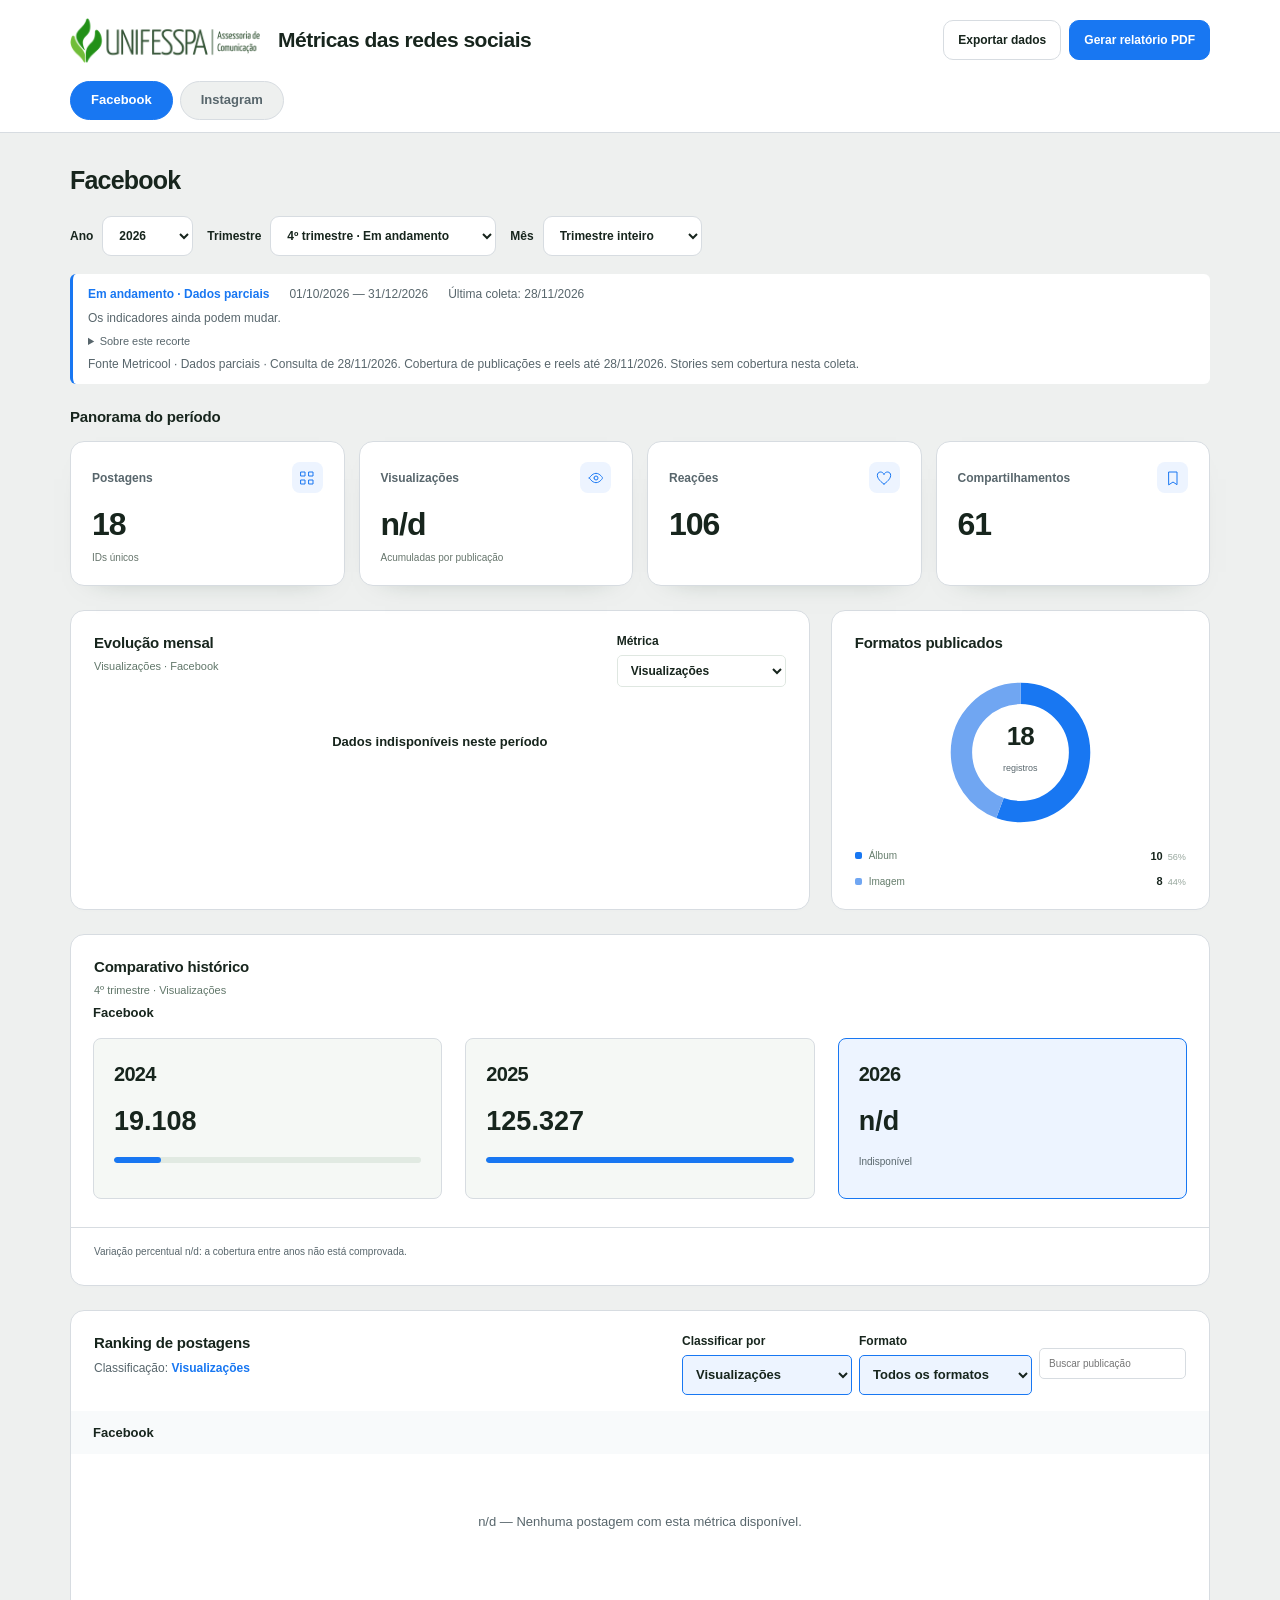
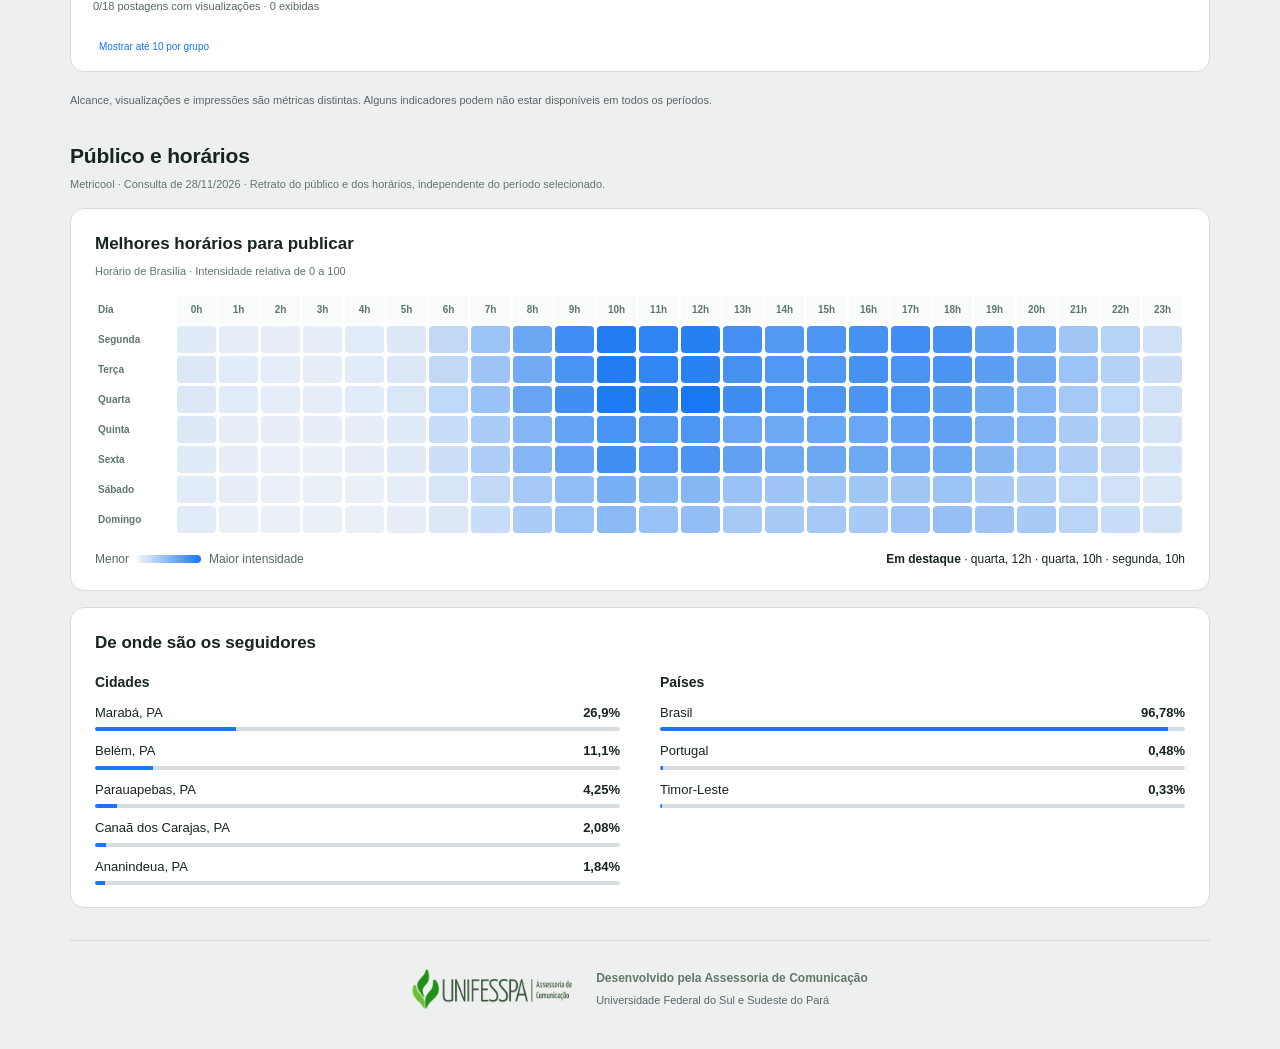
<file: index.html>
<!doctype html>
<html lang="pt-BR">
<head>
  <meta charset="utf-8">
  <meta name="viewport" content="width=device-width,initial-scale=1">
  <meta name="color-scheme" content="light">
  <meta name="description" content="Métricas históricas das redes sociais da Unifesspa, de 2024 a setembro de 2026, com dados parciais do quarto trimestre de 2026.">
  <link rel="icon" type="image/png" href="historico/assets/unifesspa.png">
  <title>Painel de métricas | ASCOM Unifesspa</title>
  <link rel="stylesheet" href="historico/style.css">
  <link rel="stylesheet" href="historico/interface/reports.css?v=margem-22mm">
  <link rel="stylesheet" href="historico/interface/usability.css?v=relatorio-anual">
  <link rel="stylesheet" href="historico/interface/audience.css?v=2">
  <script src="historico/interface/audience.js?v=3" defer></script>
  <script src="historico/interface/features.js?v=relatorio-anual" defer></script>
  <script src="historico/interface/exports.js" defer></script>
  <script src="historico/interface/app.js?v=relatorio-anual" data-data-root="../data/" data-assets-root="../assets/" defer></script>
</head>
<body>
  <a class="skip" href="#content">Pular para o painel</a>
  <header class="top">
    <div class="wrap">
      <div class="top-in">
        <div class="brand"><img src="historico/assets/unifesspa.png" alt="Unifesspa — Assessoria de Comunicação"><h1>Métricas das redes sociais</h1></div>
        <div class="header-actions"><button class="button" id="btnExport" type="button">Exportar dados</button><button class="button primary" id="btnReport" type="button">Gerar relatório PDF</button></div>
      </div>
      <div class="tabs" role="tablist" aria-label="Rede social" id="tabs"></div>
    </div>
  </header>
  <main class="wrap">
    <section class="page-heading"><h2 id="page-title">Panorama do período</h2></section>
    <section class="period-controls" aria-label="Seleção de ano e período"><label for="year-select">Ano <select id="year-select"></select></label><label for="period-select">Trimestre <select id="period-select"></select></label><label for="month-select">Mês <select id="month-select"></select></label></section>
    <section id="period-status" class="period-status" aria-label="Referência e atualização" aria-live="polite"></section>
    <div id="data-load-status" role="status"></div>
    <div id="content" role="tabpanel" tabindex="-1"><div class="loading">Preparando a base histórica…</div></div>
    <section id="audience" class="audience" aria-labelledby="audience-title" hidden></section>
    <footer class="footer institutional-footer"><img src="historico/assets/unifesspa.png" alt="Unifesspa — Assessoria de Comunicação"><div><strong>Desenvolvido pela Assessoria de Comunicação</strong><span>Universidade Federal do Sul e Sudeste do Pará</span></div></footer>
  </main>
  <dialog id="report-dialog" class="config-dialog" aria-labelledby="report-dialog-title"></dialog>
  <dialog id="export-dialog" class="config-dialog" aria-labelledby="export-dialog-title"></dialog>
  <noscript>Ative o JavaScript para explorar os dados históricos. Os documentos também estão disponíveis na pasta data.</noscript>
</body>
</html>
</file>
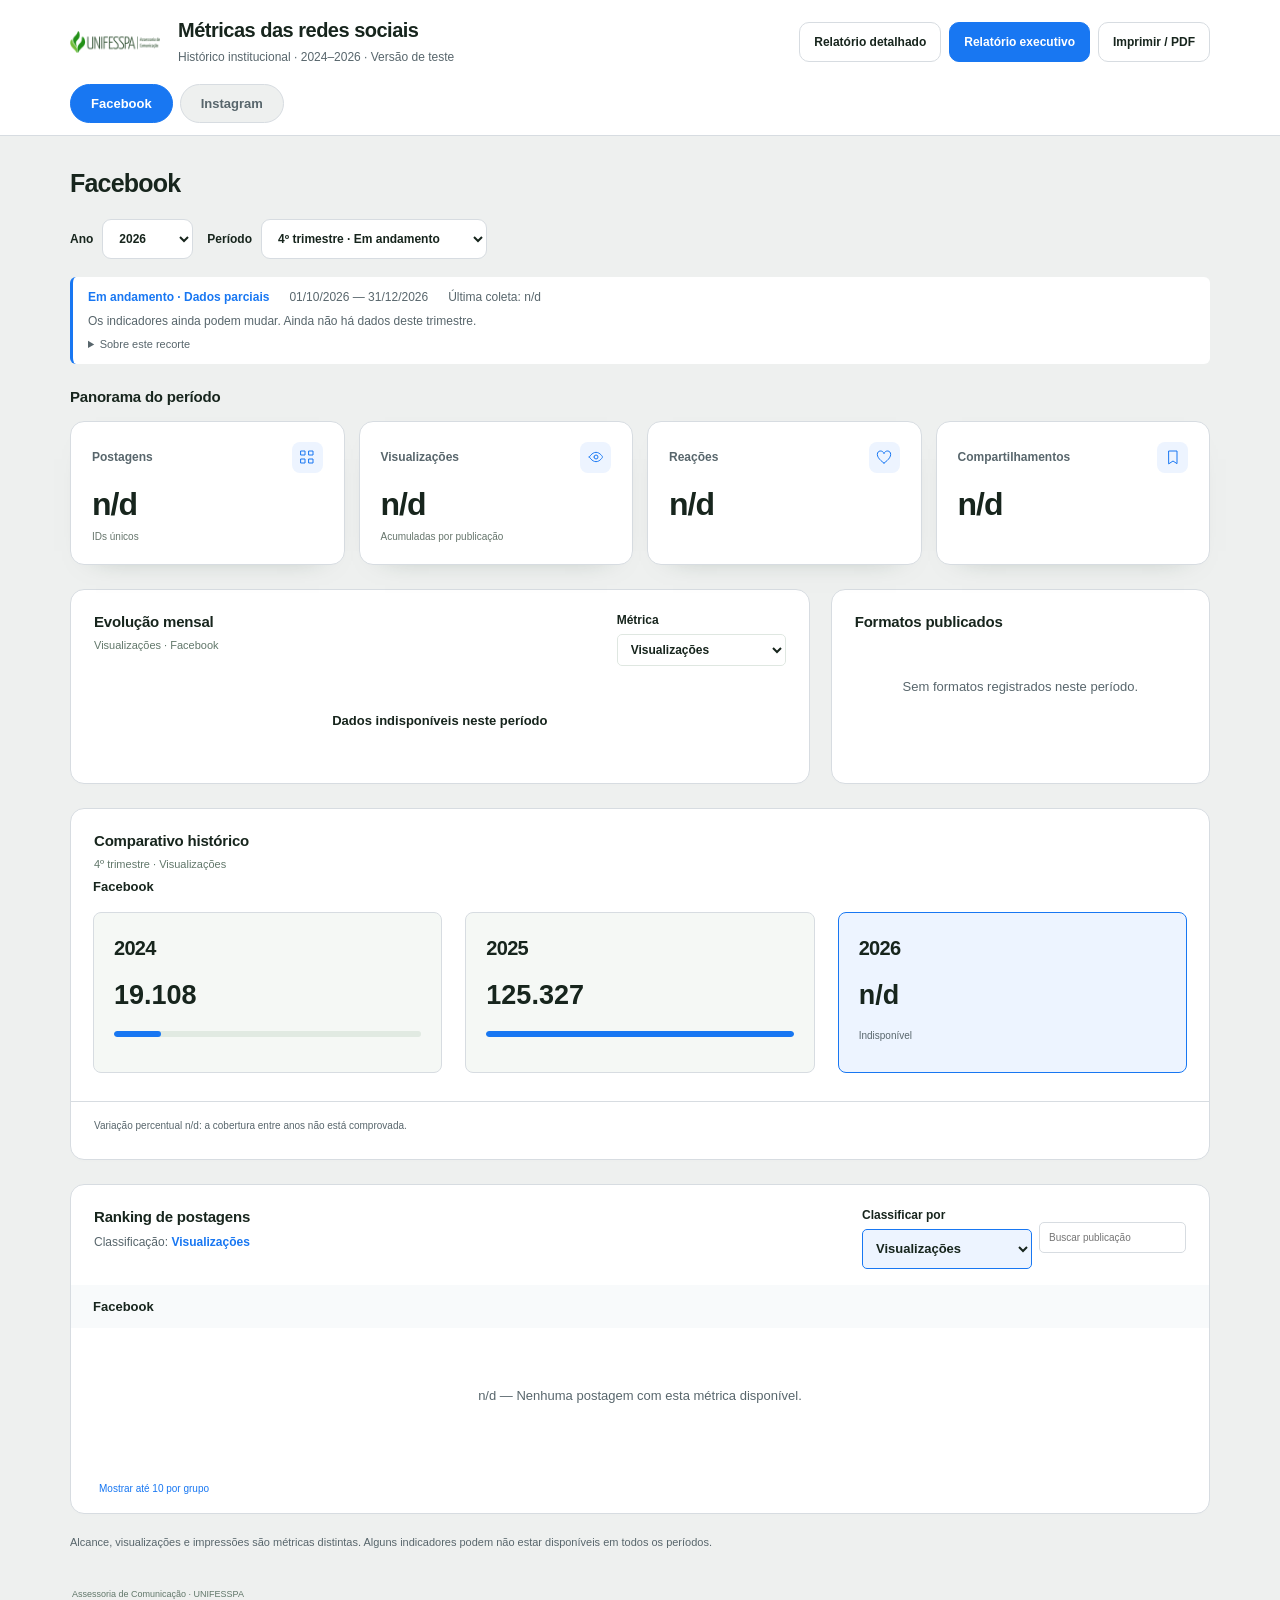
<file: historico/index.html>
<!doctype html>
<html lang="pt-BR">
<head>
  <meta charset="utf-8">
  <meta name="viewport" content="width=device-width,initial-scale=1">
  <meta name="color-scheme" content="light">
  <meta name="robots" content="noindex,nofollow">
  <title>Métricas das redes sociais · Histórico ASCOM Unifesspa</title>
  <link rel="stylesheet" href="style.css">
  <link rel="stylesheet" href="reports.css">
  <script src="app.js" defer></script>
</head>
<body>
  <a class="skip" href="#content">Pular para o painel</a>
  <header class="top">
    <div class="wrap">
      <div class="top-in">
        <div class="brand"><img src="assets/unifesspa.png" alt="Unifesspa — Assessoria de Comunicação"><div><h1>Métricas das redes sociais</h1><p>Histórico institucional · 2024–2026 · Versão de teste</p></div></div>
        <div class="header-actions"><button class="button" id="btnRel" type="button">Relatório detalhado</button><button class="button primary" id="btnExec" type="button">Relatório executivo</button><button class="button" id="btnPrint" type="button" aria-label="Imprimir a visualização atual">Imprimir / PDF</button></div>
      </div>
      <div class="tabs" role="tablist" aria-label="Rede social" id="tabs"></div>
    </div>
  </header>
  <main class="wrap">
    <section class="page-heading"><h2 id="page-title">Panorama do período</h2></section>
    <section class="period-controls" aria-label="Seleção de ano e período"><label for="year-select">Ano <select id="year-select"></select></label><label for="period-select">Período <select id="period-select"></select></label></section>
    <section id="period-status" class="period-status" aria-label="Referência e atualização" aria-live="polite"></section>
    <div id="content" role="tabpanel" tabindex="-1"><div class="loading">Preparando a base histórica…</div></div>
    <footer class="footer"><span>Assessoria de Comunicação · UNIFESSPA</span></footer>
  </main>
  <noscript>Ative o JavaScript para explorar os dados históricos. Os documentos também estão disponíveis na pasta data.</noscript>
</body>
</html>
</file>
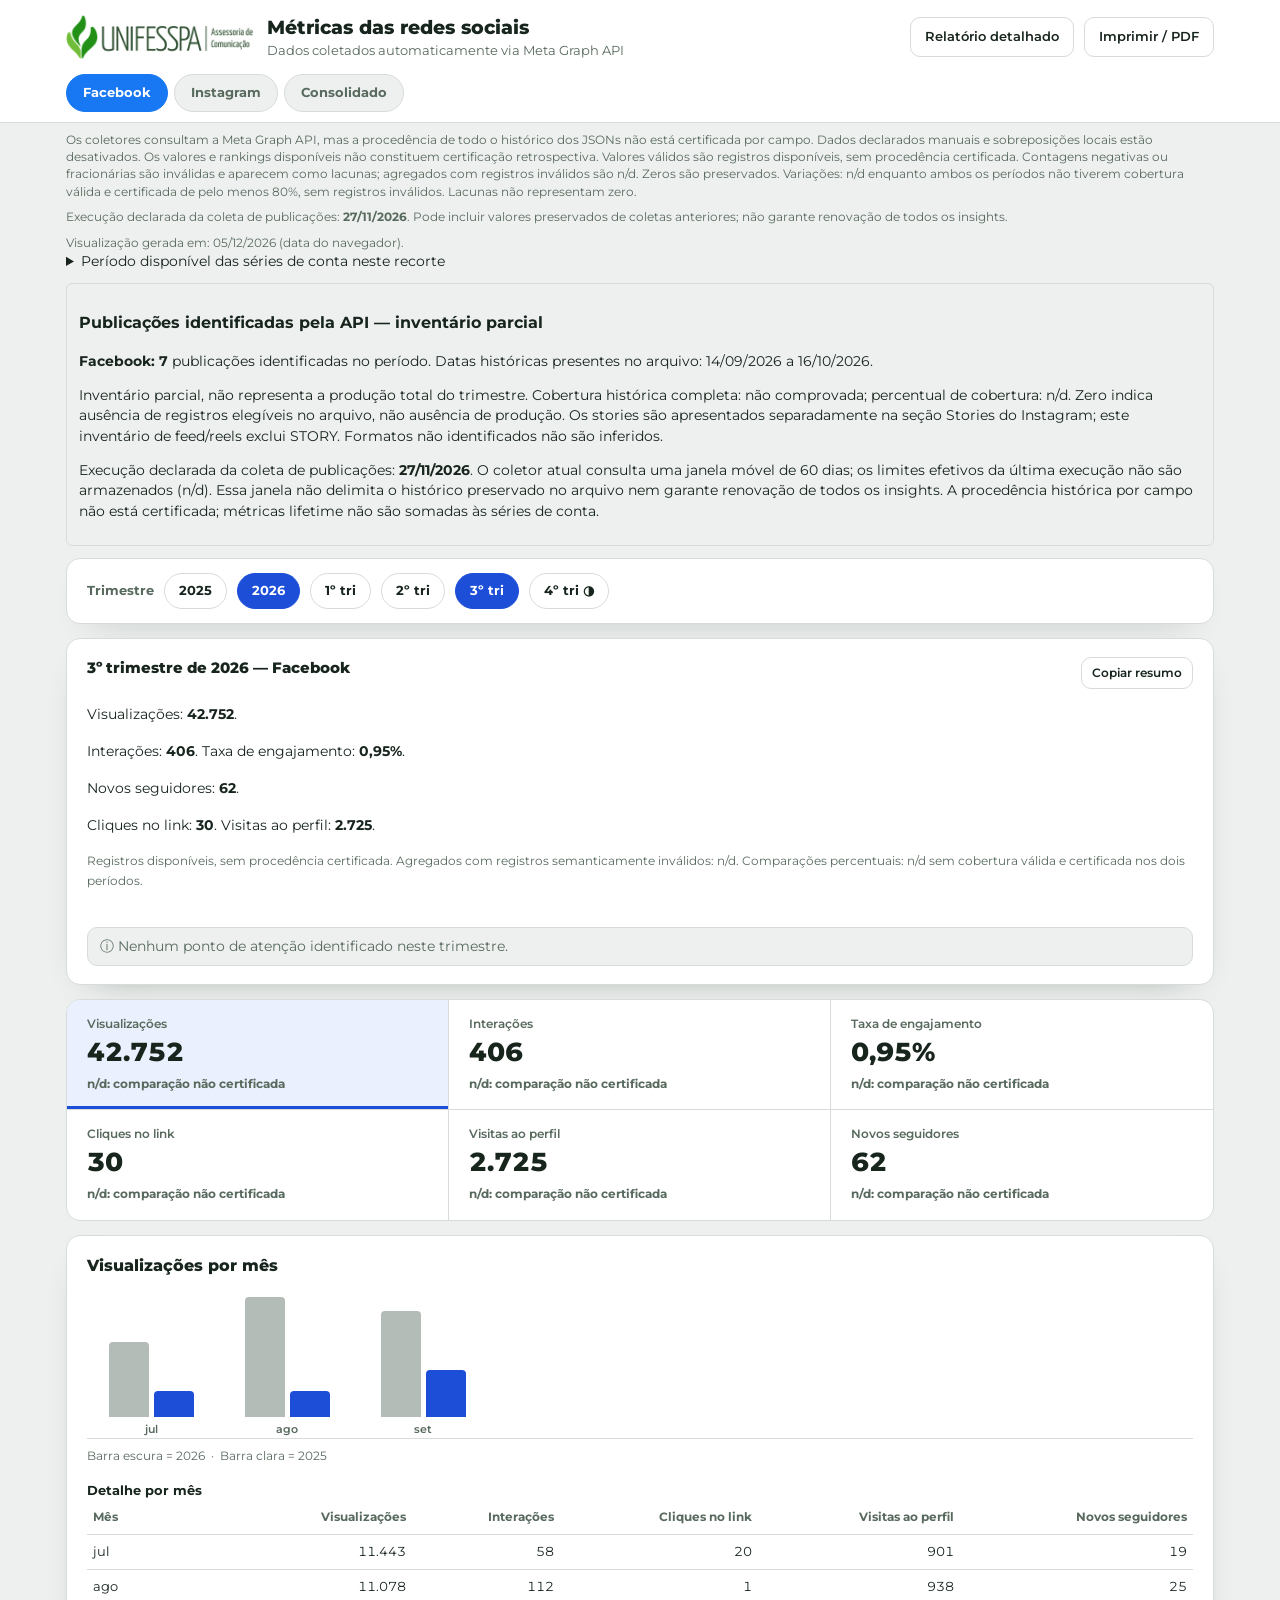
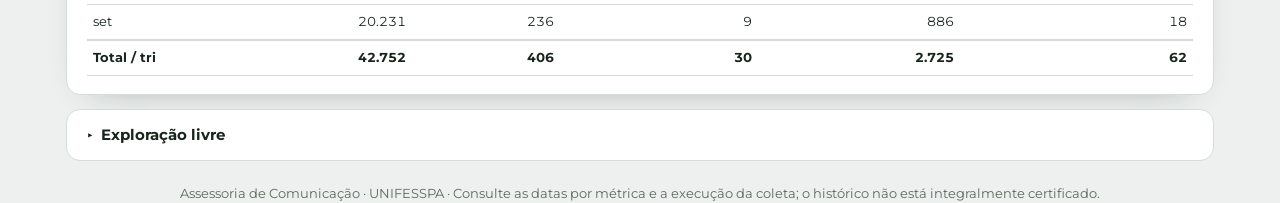
<file: painel-anterior.html>
<!DOCTYPE html>
<html lang="pt-BR">
<head>
<meta charset="utf-8">
<meta name="viewport" content="width=device-width,initial-scale=1">
<title>Métricas das redes | ASCOM UNIFESSPA</title>
<meta name="description" content="Painel público de métricas das redes sociais da UNIFESSPA: visualizações, alcance, interações e seguidores do Facebook e do Instagram, com comparativo anual e relatório trimestral.">
<meta name="color-scheme" content="light dark">
<meta name="theme-color" content="#eef0ef" media="(prefers-color-scheme:light)">
<meta name="theme-color" content="#10140f" media="(prefers-color-scheme:dark)">
<meta property="og:type" content="website">
<meta property="og:locale" content="pt_BR">
<meta property="og:site_name" content="ASCOM UNIFESSPA">
<meta property="og:title" content="Métricas das redes sociais | ASCOM UNIFESSPA">
<meta property="og:description" content="Painel público de métricas das redes sociais da UNIFESSPA: visualizações, alcance, interações e seguidores do Facebook e do Instagram, com comparativo anual e relatório trimestral.">
<meta property="og:url" content="https://unifesspa-ascom.github.io/metricas/">
<meta name="twitter:card" content="summary">
<link rel="icon" href="data:image/svg+xml,%3Csvg xmlns='http://www.w3.org/2000/svg' viewBox='0 0 32 32'%3E%3Crect width='32' height='32' rx='7' fill='%231d4ed8'/%3E%3Cg fill='%23fff'%3E%3Crect x='7' y='17' width='4.5' height='9' rx='1.2'/%3E%3Crect x='13.75' y='11' width='4.5' height='15' rx='1.2'/%3E%3Crect x='20.5' y='6' width='4.5' height='20' rx='1.2'/%3E%3C/g%3E%3C/svg%3E">
<link rel="preconnect" href="https://fonts.googleapis.com">
<link rel="preconnect" href="https://fonts.gstatic.com" crossorigin>
<link rel="stylesheet" href="https://fonts.googleapis.com/css2?family=Montserrat:wght@400;600;700;800&display=swap">
<style>
:root{
  --bg:#eef0ef; --surface:#fff; --fg:#17251d; --muted:#586a5e; --line:#d7dcd8;
  --accent:#1d4ed8; --accent-bg:#eaf0fd; --pos:#15803d; --neg:#c62828;
  --c1:#1d4ed8; --c2:#0e9f6e; --c3:#d97706; --c4:#9333ea;
  --shadow:0 14px 36px -26px rgba(4,32,16,.45); --font:'Montserrat',Arial,Helvetica,sans-serif;
  --fb:#1877f2; --ig:#c13584;
  --warn-bg:#fff4de; --warn:#7a4e00;
}
@media (prefers-color-scheme:dark){:root{
  --bg:#10140f; --surface:#1a211a; --fg:#e9efea; --muted:#9db0a2; --line:#2c352c;
  --accent:#5b8bf0; --accent-bg:#1b2436; --pos:#5fd486; --neg:#ff8a8a;
  --c1:#5b8bf0; --c2:#34d399; --c3:#fbbf24; --c4:#c084fc;
  --shadow:0 14px 36px -26px rgba(0,0,0,.8);
  --warn-bg:#33290f; --warn:#f2c46b;
}}
[data-theme="dark"]{
  --bg:#10140f; --surface:#1a211a; --fg:#e9efea; --muted:#9db0a2; --line:#2c352c;
  --accent:#5b8bf0; --accent-bg:#1b2436; --pos:#5fd486; --neg:#ff8a8a;
  --c1:#5b8bf0; --c2:#34d399; --c3:#fbbf24; --c4:#c084fc;
  --shadow:0 14px 36px -26px rgba(0,0,0,.8);
  --warn-bg:#33290f; --warn:#f2c46b;
}
*{box-sizing:border-box}
html{-webkit-text-size-adjust:100%}
body{margin:0;background:var(--bg);color:var(--fg);font-family:var(--font);font-size:14px;line-height:1.45}
.wrap{max-width:1180px;margin:0 auto;padding:0 16px}
header.top{background:var(--surface);border-bottom:1px solid var(--line)}
.top-in{display:flex;align-items:center;justify-content:space-between;gap:14px;padding:14px 0;flex-wrap:wrap}
.brand{display:flex;align-items:center;gap:14px;min-width:0}
.brand img{height:44px;width:auto;display:block}
.brand h1{margin:0;font-size:19px;font-weight:800}
.brand p{margin:0;color:var(--muted);font-size:12.5px}
.btn{font:inherit;font-weight:600;font-size:13px;border:1px solid var(--line);background:var(--surface);color:var(--fg);padding:9px 14px;border-radius:10px;cursor:pointer;min-height:40px}
.btn:hover{border-color:var(--accent)}
.btn.primary{background:var(--accent);border-color:var(--accent);color:#fff}
.btn.small{padding:6px 10px;min-height:32px;font-size:12px}
.tabs{display:flex;gap:6px;padding-bottom:10px;flex-wrap:wrap}
.tab{font:inherit;font-weight:700;font-size:13px;border:1px solid var(--line);background:var(--bg);color:var(--muted);padding:8px 16px;border-radius:99px;cursor:pointer;min-height:38px}
.tab[aria-selected="true"]{background:var(--accent);border-color:var(--accent);color:#fff}
main{padding:18px 0 40px}
/* ---- Selector de trimestre ---- */
.qs-row{display:flex;flex-wrap:wrap;gap:8px;margin-bottom:14px;align-items:center}
.qs-year{font:inherit;font-size:13px;font-weight:700;padding:7px 12px;border:1px solid var(--line);border-radius:9px;background:var(--surface);color:var(--fg);min-height:36px;cursor:pointer}
.qs-year:hover{border-color:var(--accent)}
.pill{font:inherit;font-size:12.5px;font-weight:700;border:1px solid var(--line);background:var(--surface);color:var(--fg);padding:7px 14px;border-radius:99px;cursor:pointer;min-height:36px;white-space:nowrap;transition:border-color .15s}
.pill.on,.pill[aria-pressed="true"]{background:var(--accent);border-color:var(--accent);color:#fff}
.pill:hover:not(.on):not([aria-pressed="true"]){border-color:var(--accent)}
.pill:disabled{opacity:.38;cursor:default}
/* ---- Painéis ---- */
.sec-panel{background:var(--surface);border:1px solid var(--line);border-radius:14px;padding:18px 20px;margin-bottom:14px;box-shadow:var(--shadow)}
.sec-panel>h2{margin:0 0 10px;font-size:16px;font-weight:800}
.sec-panel .sub{margin:2px 0 10px;color:var(--muted);font-size:12.5px}
/* Stories: screen-only inventory, isolated from account indicators and reports. */
.stories-stats{display:grid;grid-template-columns:repeat(auto-fit,minmax(min(100%,220px),1fr));gap:16px;margin:18px 0}
.stories-stats>div{padding:12px;background:var(--bg);border-radius:8px;min-width:0}
.stories-stats dt{font-size:13px;color:var(--muted)}
.stories-stats dd{margin:6px 0;font-size:23px;font-weight:700}
.stories-stats small{display:block;font-size:12px;color:var(--muted)}
.stories-chart{overflow-x:auto;padding:4px 0}
.stories-chart svg{display:block;width:100%;min-width:760px;height:116px;color:var(--accent)}
.stories-dates{display:flex;flex-wrap:wrap;gap:4px 14px;font-size:12px;color:var(--muted);margin:4px 0 10px}
.stories-dates span{white-space:nowrap}
.sheet .report-stories{margin:10px 0;break-inside:avoid;max-width:100%;font-size:11px;line-height:1.4}
.sheet .report-stories h3{margin:6px 0}
.sheet .report-stories-stats{display:flex;flex-wrap:wrap;gap:6px 20px;margin:5px 0}
.stories-detail{border-top:1px solid var(--line);padding:12px 0}
.stories-panel summary{cursor:pointer;font-weight:600;overflow-wrap:anywhere}
.stories-panel summary:focus-visible{outline:2px solid var(--accent);outline-offset:3px}
.stories-panel time{overflow-wrap:anywhere}
@media print{#stories-slot{display:none!important}}
/* ---- Resumo ---- */
.sum-title{font-size:15px;font-weight:800;margin:0 0 8px}
.sum-text p{margin:7px 0 0;line-height:1.65}
.sum-actions{display:flex;align-items:center;gap:10px;margin-top:12px;flex-wrap:wrap}
.toast{font-size:12px;color:var(--muted)}
/* ---- Alertas ---- */
.alerts-list{list-style:none;margin:8px 0 0;padding:0;display:grid;gap:8px}
.alerts-list li{padding:9px 12px;border-radius:10px;font-size:13.5px;background:var(--warn-bg);color:var(--warn)}
.alerts-list li.info{background:var(--bg);color:var(--muted);border:1px solid var(--line)}
/* ---- KPI grid ---- */
.kpis-grid{display:grid;grid-template-columns:repeat(3,1fr);background:var(--surface);border:1px solid var(--line);border-radius:14px;overflow:hidden;margin-bottom:14px}
.kpi-card{all:unset;box-sizing:border-box;cursor:pointer;padding:16px 20px;border-right:1px solid var(--line);border-bottom:1px solid var(--line);display:block;width:100%}
.kpi-card:nth-child(3n){border-right:0}
.kpi-card:nth-last-child(-n+3){border-bottom:0}
.kpi-card[aria-pressed="true"]{background:var(--accent-bg);box-shadow:inset 0 -3px 0 var(--accent)}
.kpi-card:focus-visible{outline:2px solid var(--accent);outline-offset:-2px}
.kpi-card .kl{display:block;font-size:11.5px;color:var(--muted);font-weight:600;margin-bottom:4px}
.kpi-card .kv{display:block;font-size:26px;font-weight:800;line-height:1.2;margin:3px 0 6px;font-variant-numeric:tabular-nums}
.kpi-card .kd{display:block;font-size:12px;font-weight:700;line-height:1.6}
.kpi-card .kd.up{color:var(--pos)}.kpi-card .kd.dn{color:var(--neg)}.kpi-card .kd.nd{color:var(--muted)}
/* ---- Barras mensais ---- */
.month-bars{display:flex;gap:16px;align-items:flex-end;height:150px;padding:0 4px;border-bottom:1px solid var(--line);margin:12px 0 8px;overflow-x:auto}
.m-col{flex:1;min-width:52px;max-width:120px;display:flex;flex-direction:column;align-items:center;justify-content:flex-end;height:100%}
.m-pair{display:flex;gap:5px;align-items:flex-end;width:100%;justify-content:center;height:120px}
.m-b{flex:1;max-width:40px;border-radius:4px 4px 0 0;min-height:2px}
.m-b.cur{background:var(--accent)}
.m-b.prev{background:var(--muted);opacity:.45}
.m-label{font-size:11px;color:var(--muted);margin-top:5px;font-weight:600;text-align:center}
/* ---- Exploração ---- */
details.sec-panel>summary{cursor:pointer;font-weight:700;font-size:15px;list-style:none;display:flex;align-items:center;gap:8px;margin:-4px 0}
details.sec-panel>summary::-webkit-details-marker{display:none}
details.sec-panel>summary::before{content:'▶';font-size:10px;transition:transform .2s;display:inline-block;flex-shrink:0}
details[open].sec-panel>summary::before{transform:rotate(90deg)}
.expl-inner{margin-top:16px}
/* ---- Estilos legacy (mantidos) ---- */
.bar-ctl{display:flex;flex-wrap:wrap;gap:10px;align-items:center;margin-bottom:16px}
.chips{display:flex;gap:6px;flex-wrap:wrap}
.chip{font:inherit;font-size:12.5px;font-weight:600;border:1px solid var(--line);background:var(--surface);color:var(--fg);padding:7px 12px;border-radius:99px;cursor:pointer;min-height:36px}
.chip[aria-pressed="true"]{background:var(--accent-bg);border-color:var(--accent);color:var(--accent)}
.dt{display:flex;align-items:center;gap:6px;color:var(--muted);font-size:12.5px}
.dt input{font:inherit;width:106px;padding:7px 9px;border:1px solid var(--line);border-radius:9px;background:var(--surface);color:var(--fg);min-height:36px;text-align:center}
.grid{display:grid;grid-template-columns:repeat(auto-fit,minmax(170px,1fr));gap:12px;margin-bottom:16px}
.kpi{background:var(--surface);border:1px solid var(--line);border-radius:14px;padding:13px 14px;cursor:pointer;text-align:left;font:inherit;color:inherit;box-shadow:var(--shadow)}
.kpi[aria-pressed="true"]{border-color:var(--accent);outline:2px solid var(--accent-bg)}
.kpi .n{font-size:12px;color:var(--muted);font-weight:600}
.kpi .v{font-size:26px;font-weight:800;line-height:1.15;margin-top:2px;font-variant-numeric:tabular-nums}
.kpi .d{font-size:12px;font-weight:700}
.kpi .d.up{color:var(--pos)} .kpi .d.dn{color:var(--neg)} .kpi .d.eq{color:var(--muted)}
.kpi svg{display:block;width:100%;height:30px;margin-top:6px}
.panel{background:var(--surface);border:1px solid var(--line);border-radius:14px;padding:16px 18px;margin-bottom:16px;box-shadow:var(--shadow)}
.panel h2{margin:0;font-size:16px;font-weight:800}
.panel .sub{margin:2px 0 12px;color:var(--muted);font-size:12.5px}
.ph{display:flex;justify-content:space-between;align-items:flex-start;gap:10px;flex-wrap:wrap}
.opts{display:flex;gap:10px;align-items:center;flex-wrap:wrap;font-size:12.5px;color:var(--muted)}
.opts select{font:inherit;padding:6px 8px;border:1px solid var(--line);border-radius:9px;background:var(--surface);color:var(--fg);min-height:34px}
.opts label{display:flex;gap:6px;align-items:center;cursor:pointer}
#chart{position:relative}
#chart svg{width:100%;height:auto;display:block}
.tip{position:absolute;pointer-events:none;background:var(--fg);color:var(--bg);font-size:12px;padding:6px 9px;border-radius:8px;white-space:nowrap;transform:translate(-50%,-110%);display:none;z-index:3}
.twocol{display:grid;grid-template-columns:1.4fr 1fr;gap:16px}
@media(max-width:860px){.twocol{grid-template-columns:1fr}}
.twocol>*{min-width:0}
.tw{overflow-x:auto}
table{border-collapse:collapse;width:100%;font-size:12.5px}
tr.tot td{font-weight:700;border-top:2px solid var(--line)}
th,td{padding:8px 6px;text-align:right;border-bottom:1px solid var(--line);white-space:nowrap;font-variant-numeric:tabular-nums}
th:first-child,td:first-child{text-align:left;position:sticky;left:0;background:var(--surface);z-index:1}
th{font-size:12px;color:var(--muted);font-weight:700}
tfoot td{font-weight:800;border-bottom:0}
.note{font-size:12px;color:var(--muted);margin:8px 0 0}
.empty{text-align:center;padding:34px 16px;color:var(--muted)}
.empty b{display:block;color:var(--fg);font-size:16px;margin-bottom:6px}
.msg{display:none;background:var(--accent-bg);border:1px solid var(--accent);border-radius:12px;padding:10px 14px;margin-bottom:14px;font-size:13px;gap:10px;align-items:center;justify-content:space-between;flex-wrap:wrap}
.msg.on{display:flex}
footer{margin-top:24px;text-align:center;color:var(--muted);font-size:12.5px}
.sr{position:absolute!important;width:1px;height:1px;padding:0;margin:-1px;overflow:hidden;clip:rect(0 0 0 0);clip-path:inset(50%);white-space:nowrap;border:0}
:focus-visible{outline:3px solid var(--accent);outline-offset:2px}
.skip:focus{position:fixed!important;top:10px;left:10px;width:auto;height:auto;clip:auto;clip-path:none;margin:0;background:var(--accent);color:#fff;padding:10px 14px;border-radius:10px;font-weight:700;z-index:9;text-decoration:none}
.msg .x{font:inherit;line-height:1;font-size:19px;font-weight:700;border:0;background:none;color:var(--muted);cursor:pointer;padding:2px 8px;border-radius:8px;min-height:32px}
.msg .x:hover{color:var(--fg)}
.msg-acoes{display:flex;gap:8px;align-items:center;flex-wrap:wrap}
/* Mobile */
@media(max-width:620px){
  .kpis-grid{grid-template-columns:repeat(2,1fr)}
  .kpi-card:nth-child(3n){border-right:1px solid var(--line)}
  .kpi-card:nth-child(2n){border-right:0}
  .kpi-card:nth-last-child(-n+3){border-bottom:1px solid var(--line)}
  .kpi-card:nth-last-child(-n+2){border-bottom:0}
}
@media print{header .btn,.bar-ctl,.msg,.opts,footer,.tabs{display:none!important}body{background:#fff;color:#000}.panel,.kpi,.sec-panel{box-shadow:none;break-inside:avoid}}
/* ---- relatório trimestral ---- */
.relctl{display:flex;flex-wrap:wrap;gap:12px;align-items:flex-end;margin-bottom:16px}
.relctl label{display:flex;flex-direction:column;gap:4px;font-size:12px;color:var(--muted);font-weight:600}
.relctl select{font:inherit;padding:8px 10px;border:1px solid var(--line);border-radius:9px;background:var(--surface);color:var(--fg);min-height:40px}
.relctl .chk{flex-direction:row;align-items:center;gap:6px;color:var(--fg);min-height:40px}
.sheet{background:#fff;color:#111;max-width:860px;margin:0 auto;padding:30px 34px;border:1px solid var(--line);border-radius:6px;box-shadow:var(--shadow);font-family:var(--font)}
.sheet h1{font-size:21px;margin:0 0 2px;font-weight:800}
.sheet h2{font-size:17px;margin:0 0 10px;font-weight:800;padding-bottom:6px;border-bottom:2px solid var(--fb)}
.sheet h3{font-size:13.5px;margin:16px 0 6px;font-weight:700}
.sheet .rh{display:flex;gap:16px;align-items:center;border-bottom:1px solid #d7dcd8;padding-bottom:14px;margin-bottom:6px}
.sheet .rh img{height:46px;width:auto}
.sheet .rh p{margin:0;font-size:12px;color:#444}
.sheet table{font-size:12px}
.sheet th{color:#444}
.sheet td,.sheet th{border-bottom:1px solid #dfe3e0}
.sheet th:first-child,.sheet td:first-child{position:static}
.sheet .secao{margin-top:22px}
.sheet .mini{display:grid;grid-template-columns:repeat(3,1fr);gap:10px}
.sheet .mini>div{border:1px solid #e1e5e2;border-radius:8px;padding:6px 8px;break-inside:avoid}
.sheet .mini b{font-size:11.5px;display:block}
.sheet .mini svg{width:100%;height:auto;display:block}
.sheet .d.up{color:#15803d}.sheet .d.dn{color:#c62828}.sheet .d.eq{color:#666}
.sheet .ed{min-height:84px;border:1px dashed #b8c0ba;border-radius:8px;padding:10px 12px;font-size:13px;line-height:1.5;white-space:pre-wrap;outline:none}
.sheet .ed:empty:before{content:attr(data-ph);color:#8a948d}
.sheet .ed:focus{border-color:#1d4ed8;background:#f7f9ff}
.sheet .nt{font-size:11px;color:#555;margin:8px 0 0}
.sheet .leg{font-size:11px;color:#555;margin:4px 0 0}
/* Individual-publication tables only; account tables keep their layout. */
.post-ranking table{min-width:760px;table-layout:fixed}
.post-ranking th{white-space:normal;overflow-wrap:anywhere}
.post-ranking .post-date{width:11%}.post-ranking .post-type{width:10%}.post-ranking .post-text{width:23%}
.post-ranking td.post-caption{white-space:normal;overflow-wrap:anywhere}
.post-ranking .post-nd{color:var(--muted)}
.publication-inventory{padding:10px 12px;border:1px solid var(--line);border-radius:6px;margin:12px 0}
.report-method{margin:10px 0;padding:8px 10px;background:#f5f7f5;border-left:3px solid var(--fb);font-size:11px;line-height:1.45}
.report-method .provenance{margin:4px 0;font-size:11px}
.compact-availability{margin:6px 0 10px}
@media(max-width:700px){.sheet{padding:18px 14px}.sheet .mini{grid-template-columns:repeat(2,1fr)}}
/* ---- Peak day cards ---- */
.peak-cards{display:flex;flex-direction:column;gap:7px;margin:10px 0}
.peak-card{display:flex;align-items:center;gap:11px;padding:9px 13px;background:var(--bg);border-radius:10px;font-size:13px}
.peak-rank{font-size:15px;font-weight:800;color:var(--accent);min-width:22px;text-align:center}
.peak-info{flex:1;min-width:0}
.peak-val{font-weight:700;font-variant-numeric:tabular-nums}
.peak-meta{font-size:11.5px;color:var(--muted);margin-top:2px;white-space:nowrap;overflow:hidden;text-overflow:ellipsis}
/* ---- Clean report table (no vertical borders) ---- */
.rel-tbl td,.rel-tbl th{border-left:0!important;border-right:0!important}
.rel-tbl tr.destaque-atual td{font-weight:700}
@page{size:A4;margin:15mm 18mm}
@media print{
  body.rel{background:#fff}
  body.rel header.top,body.rel .relctl,body.rel .msg,body.rel footer{display:none!important}
  body.rel main{padding:0;width:100%;max-width:none;margin:0}
  .sheet{border:0;box-shadow:none;border-radius:0;padding:0;width:100%;max-width:174mm;margin:0 auto}
  .sheet *{box-sizing:border-box}
  .sheet .secao,.sheet .tw,.sheet .mini,.sheet .daily-chart,.sheet .publication-inventory,.sheet .report-method{min-width:0;max-width:100%}
  .sheet .rh>div,.sheet .mini>div{min-width:0}
  .sheet .rh img{max-width:25%;object-fit:contain}
  .sheet .secao.novapag{break-before:auto}
  .sheet *{-webkit-print-color-adjust:exact;print-color-adjust:exact;color-adjust:exact}
  .sheet .ed{border:0;padding:0;min-height:0}.sheet .ed:empty{display:none}
  .noprint{display:none!important}
  .sheet h3:has(+ .ed:empty){display:none}
  .sheet td,.sheet th{padding:3.5px 6px}
  .sheet table{break-inside:auto;width:100%}.sheet h2,.sheet h3{break-after:avoid}
  .sheet thead{display:table-header-group}.sheet tr{break-inside:avoid}
  /* Keep a trailing pair together; long tables may still span pages. */
  .sheet tbody tr:nth-last-child(2){break-after:avoid;page-break-after:avoid}
  .sheet tbody tr:last-child{break-before:avoid;page-break-before:avoid}
  .sheet .tw{break-inside:auto;overflow:visible}.sheet .mini{break-inside:auto;grid-template-columns:repeat(3,minmax(0,1fr))}
  .sheet .post-ranking .tw{overflow:visible}
  .sheet .post-ranking table{min-width:0;font-size:10px}
  .sheet .post-ranking th{font-size:10px;line-height:1.25;hyphens:auto;text-align:right}
  .sheet .post-ranking td,.sheet .post-ranking th{white-space:normal;overflow-wrap:normal;word-break:normal;padding:4px 3px}
  .sheet .post-ranking .post-date{width:12%}.sheet .post-ranking .post-type{width:9%}.sheet .post-ranking .post-text{width:22%}
  .sheet .post-ranking td:nth-child(-n+3),.sheet .post-ranking th:nth-child(-n+3){text-align:left}
  .sheet .post-ranking td.post-caption{overflow-wrap:anywhere}
  .sheet .secao{margin-top:14px;break-inside:auto}.sheet h3{margin:10px 0 5px}.sheet .rh{padding-bottom:8px;break-inside:avoid}.sheet .rh img{height:36px}.sheet h1{font-size:18px}.sheet .nt{margin:5px 0 0;line-height:1.4}.sheet .mini>div{padding:4px 6px}.sheet .ed{font-size:12px}
  .sheet .daily-chart,.sheet .publication-inventory,.sheet .report-method{break-inside:avoid}
  .sheet .publication-inventory{padding:7px 9px;margin:9px 0}
  .sheet .rel-tbl{table-layout:fixed}
  .sheet .rel-tbl td,.sheet .rel-tbl th{white-space:normal;overflow-wrap:anywhere}
  .sheet .post-ranking th{overflow-wrap:anywhere}
  /* A complete top ten starts on a fresh page; oversized content may fragment. */
  .sheet .report-publications.dedicated-publications{break-before:page;page-break-before:always;break-inside:avoid;page-break-inside:avoid}
  .sheet .report-publications{max-width:100%;min-width:0}
  .sheet .dedicated-publications .post-ranking table{font-size:11px}
  .sheet .dedicated-publications .post-ranking th{font-size:11px}
  .sheet .dedicated-publications .post-ranking .post-date{width:12%}
  .sheet .dedicated-publications .post-ranking .post-type{width:8%}
  .sheet .dedicated-publications .post-ranking .post-text{width:28%}
  .sheet .dedicated-publications .post-ranking td{line-height:1.4;padding:5px 3px}
  .sheet svg{max-width:100%;height:auto}.sheet p{orphans:3;widows:3;overflow-wrap:anywhere}
}
</style>
</head>
<body>

<a class="sr skip" href="#app">Pular para o painel</a>
<header class="top">
  <div class="wrap">
    <div class="top-in">
      <div class="brand">
        <img src="[data-uri]" alt="UNIFESSPA ASCOM">
        <div><h1>Métricas das redes sociais</h1><p>Dados coletados automaticamente via Meta Graph API</p></div>
      </div>
      <div style="display:flex;gap:10px;align-items:center;flex-wrap:wrap">
        <button class="btn" id="btnRel" type="button">Relatório detalhado</button>
        <button class="btn" id="btnPrint" type="button">Imprimir / PDF</button>
      </div>
    </div>
    <div class="tabs" role="tablist" aria-label="Rede social" id="tabs"></div>
  </div>
</header>

<main class="wrap">
  <div class="msg" id="msg" role="status" aria-live="polite"><span id="msgTxt"></span><span class="msg-acoes"><button class="x" id="btnMsgX" type="button" aria-label="Fechar aviso" title="Fechar aviso">&times;</button></span></div>
  <noscript><div class="panel"><div class="empty"><b>Este painel precisa de JavaScript</b>Para ver os gráficos e as tabelas, ative o JavaScript no seu navegador.</div></div></noscript>
  <div id="app" role="tabpanel" tabindex="-1"></div>
  <footer>Assessoria de Comunicação · UNIFESSPA · <span id="upd"></span></footer>
</main>

<script>
(function(){
'use strict';
var STORE='ascom-metricas-v1';
var STORE_ARQ='ascom-metricas-arquivos-v1';
var BASE=null;
var NOMES={facebook:'Facebook',instagram:'Instagram',consolidado:'Consolidado'};
var PLAT_BASICOS=['facebook','instagram'];
var METR={
  visualizacoes:{n:'Visualizações',t:'sum',c:'--c1'},
  alcance:{n:'Alcance',t:'avg',c:'--c2',nota:'Alcance conta contas únicas por dia. Somar os dias contaria a mesma conta várias vezes, por isso o cartão mostra a média diária.'},
  visualizadores:{n:'Visualizadores',t:'avg',c:'--c2',nota:'Visualizadores contam pessoas únicas por dia. Somar os dias conta a mesma pessoa várias vezes, por isso o cartão mostra a média diária.'},
  interacoes:{n:'Interações',t:'sum',c:'--c3'},
  cliques:{n:'Cliques no link',t:'sum',c:'--c4'},
  visitas:{n:'Visitas ao perfil',t:'sum',c:'--c1'},
  seguidores:{n:'Novos seguidores',t:'sum',c:'--c2'},
  publicacoes:{n:'Produção de conteúdo',t:'sum',c:'--c3'},
  stories:{n:'Stories publicados',t:'sum',c:'--c4'},
  visualizacoesStories:{n:'Viz. stories',t:'sum',c:'--c1'},
  engajamento:{n:'Taxa de engajamento',t:'avg',c:'--c3'}
};
var ORDEM=['visualizacoes','alcance','visualizadores','interacoes','cliques','visitas','seguidores','publicacoes','stories','visualizacoesStories'];
var MESES=['jan','fev','mar','abr','mai','jun','jul','ago','set','out','nov','dez'];
var DATA=null, POSTS=null, local=false, LOGO=(document.querySelector('.brand img')||{}).src||'';
var STORIES={status:'not_loaded',data:null,reason:null},STORIES_REQUEST=null;
var st={view:'painel',plat:'facebook',met:'visualizacoes',ini:null,fim:null,preset:'ano',bucket:'dia',bucketAuto:true,cap:true,year:null,quarter:null,qmet:'visualizacoes'};

/* =================== UTILIDADES =================== */
function $(id){return document.getElementById(id)}
function esc(s){return String(s).replace(/[&<>"]/g,function(c){return {'&':'&amp;','<':'&lt;','>':'&gt;','"':'&quot;'}[c]})}
function pad(n){return (n<10?'0':'')+n}
function iso(d){return d.getFullYear()+'-'+pad(d.getMonth()+1)+'-'+pad(d.getDate())}
function parse(s){var p=s.split('-');return new Date(+p[0],+p[1]-1,+p[2])}
function br(s){var p=s.split('-');return p[2]+'/'+p[1]+'/'+p[0]}
function addDays(s,n){var d=parse(s);d.setDate(d.getDate()+n);return iso(d)}
function diffDays(a,b){return Math.round((parse(b)-parse(a))/864e5)}
function fmt(n){return Math.round(n).toLocaleString('pt-BR')}
function slug(t){return t.normalize('NFD').replace(/[̀-ͯ]/g,'').toLowerCase().replace(/[^a-z0-9]+/g,'')}
function mi(k){return METR[k]||(k==='visualizacoes_stories'?{n:'Visualizações dos stories',t:'sum',c:'--c1'}:{n:k,t:'sum',c:'--c1'})}
function registeredDate(value){
  return typeof value==='string'&&/^\d{4}-\d{2}-\d{2}$/.test(value)&&iso(parse(value))===value;
}
function provenanceHTML(){
  return '<p class="note provenance">Os coletores consultam a Meta Graph API, mas a procedência de todo o histórico dos JSONs não está certificada por campo. Dados declarados manuais e sobreposições locais estão desativados. Os valores e rankings disponíveis não constituem certificação retrospectiva. Valores válidos são registros disponíveis, sem procedência certificada. Contagens negativas ou fracionárias são inválidas e aparecem como lacunas; agregados com registros inválidos são n/d. Zeros são preservados. Variações: n/d enquanto ambos os períodos não tiverem cobertura válida e certificada de pelo menos 80%, sem registros inválidos. Lacunas não representam zero.</p>';
}
function availabilityHTML(platforms,a,b,report){
  var rows='';
  platforms.forEach(function(p){
    var series=(DATA&&DATA.series&&DATA.series[p])||{};
    Object.keys(series).forEach(function(m){
      var dates=Object.keys(series[m]||{}).filter(function(d){return registeredDate(d)&&d>=a&&d<=b&&accountNumber(series[m][d])}).sort();
      rows+='<tr><td>'+esc(NOMES[p]+' — '+mi(m).n)+'</td><td>'+(dates.length?br(dates[0]):'n/d')+'</td><td>'+(dates.length?br(dates[dates.length-1]):'n/d')+'</td><td>'+dates.length+'</td></tr>';
    });
    if(!Object.keys(series).length)rows+='<tr><td>'+esc(NOMES[p])+'</td><td>n/d</td><td>n/d</td><td>0</td></tr>';
  });
  var collected=POSTS&&registeredDate(POSTS.atualizado)?br(POSTS.atualizado):'n/d';
  if(report){
    // Group equal date ranges for compactness, without changing metric values.
    var groups={};
    platforms.forEach(function(p){Object.keys((DATA.series[p]||{})).forEach(function(m){
      var dates=Object.keys(DATA.series[p][m]||{}).filter(function(d){return registeredDate(d)&&d>=a&&d<=b&&accountNumber(DATA.series[p][m][d])}).sort();
      var key=dates.length?dates[0]+'|'+dates[dates.length-1]+'|'+dates.length:'n/d';
      if(!groups[key])groups[key]={names:[],dates:dates};
      groups[key].names.push(mi(m).n);
    })});
    return '<div class="availability compact-availability"><p class="nt"><b>Disponibilidade dos registros de conta</b> — '+Object.keys(groups).map(function(k){var g=groups[k];return esc(g.names.join(', '))+': '+(g.dates.length?br(g.dates[0])+' a '+br(g.dates[g.dates.length-1])+' ('+g.dates.length+' dias registrados)':'n/d')}).join('; ')+'. Pode haver lacunas; presença numérica não certifica validade ou origem.</p></div>';
  }
  return '<div class="availability">'+provenanceHTML()+
    '<p class="note">Execução declarada da coleta de publicações: <b>'+collected+'</b>. Pode incluir valores preservados de coletas anteriores; não garante renovação de todos os insights.</p>'+
    '<p class="note">'+(report?'Relatório gerado em: ':'Visualização gerada em: ')+br(iso(new Date()))+' (data do navegador).</p>'+
    '<details'+(report?' open':'')+'><summary>Período disponível das séries de conta neste recorte</summary><p class="note">Primeiro e último registros numéricos por métrica. Pode haver lacunas entre as datas; nenhuma data global garante atualização de todas as métricas.</p>'+
    '<div class="tw"><table><thead><tr><th>Rede / métrica</th><th>Primeiro registro</th><th>Último registro</th><th>Dias registrados</th></tr></thead><tbody>'+rows+'</tbody></table></div></details></div>';
}

/* =================== DADOS =================== */
function clonar(o){return JSON.parse(JSON.stringify(o))}
function lerArquivos(){try{return JSON.parse(localStorage.getItem(STORE_ARQ)||'[]')}catch(e){return []}}
function salvarArquivos(a){try{localStorage.setItem(STORE_ARQ,JSON.stringify(a));return true}catch(e){return false}}
function aplicarLocais(){
  // Phase 1: keep browser storage intact, but never apply metric overrides.
  local=false;
}
function reconstruir(){DATA=clonar(BASE);FZ={};FZP={};aplicarLocais()}
function erroCarga(e){
  var t=$('tabs');if(t)t.innerHTML='';
  $('app').innerHTML='<div class="panel"><div class="empty"><b>Não foi possível carregar os dados</b>O arquivo dados/metricas.json não respondeu. Se esta página foi aberta direto do computador, publique-a no servidor: o navegador bloqueia a leitura de arquivos locais.<br><br>Detalhe técnico: '+esc(e&&e.message?e.message:e)+'</div></div>';
}
function loadData(cb){
  // Optional stories loading never gates the existing panel's callback.
  STORIES={status:'loading',data:null,reason:null};
  var request=loadStories().then(function(result){if(STORIES_REQUEST===request){STORIES=result;refreshStoriesPanel()}return result});
  STORIES_REQUEST=request;
  return Promise.all([
    fetch('dados/metricas.json',{cache:'no-cache'})
      .then(function(r){if(!r.ok)throw new Error('HTTP '+r.status);return r.json()}),
    fetch('dados/posts.json',{cache:'no-cache'})
      .then(function(r){return r.ok?r.json():null})
      .catch(function(){return null})
  ]).then(function(results){
    BASE=results[0];reconstruir();
    POSTS=results[1]||{atualizado:'',facebook:[],instagram:[]};
    cb();
  }).catch(erroCarga);
}

/* =================== STORIES: DATA ONLY, NO PRESENTATION =================== */
function storiesObject(value){return value!==null&&typeof value==='object'&&!Array.isArray(value)}
function storiesCount(value){return Number.isSafeInteger(value)&&value>=0}
function storiesTime(value){
  if(typeof value!=='string')return null;
  var match=/^(\d{4})-(\d{2})-(\d{2})T(\d{2}):(\d{2}):(\d{2})(?:\.(\d{1,6}))?(Z|[+-]\d{2}:?\d{2})$/.exec(value);
  if(!match)return null;
  var y=+match[1],mo=+match[2],day=+match[3],hour=+match[4],minute=+match[5],second=+match[6];
  var lengths=[31,28+(y%4===0&&(y%100!==0||y%400===0)?1:0),31,30,31,30,31,31,30,31,30,31];
  if(y<1||mo<1||mo>12||day<1||day>lengths[mo-1]||hour>23||minute>59||second>59)return null;
  var offset=match[8],fraction=(match[7]||'').padEnd(6,'0');
  if(offset!=='Z'){
    offset=offset.replace(':','');
    if(+offset.slice(1,3)>23||+offset.slice(3)>59)return null;
    offset=offset.slice(0,3)+':'+offset.slice(3);
  }
  var ms=Date.parse(match[1]+'-'+match[2]+'-'+match[3]+'T'+match[4]+':'+match[5]+':'+match[6]+'.'+fraction.slice(0,3)+offset);
  if(!Number.isFinite(ms))return null;
  var isoUTC=new Date(ms).toISOString();
  if(!/^\d{4}-/.test(isoUTC)||isoUTC.slice(0,4)==='0000')return null;
  // Preserve microsecond ordering even though JS Date has millisecond precision.
  return {ms:ms,key:isoUTC.slice(0,23)+fraction.slice(3)+'Z'};
}
function storiesBrtDay(value){
  var stamp=storiesTime(value);if(!stamp)return null;
  try{
    var parts=new Intl.DateTimeFormat('en-US',{timeZone:'America/Sao_Paulo',year:'numeric',month:'2-digit',day:'2-digit'}).formatToParts(new Date(stamp.ms));
    var fields={};parts.forEach(function(p){fields[p.type]=p.value});
    return fields.year.padStart(4,'0')+'-'+fields.month+'-'+fields.day;
  }catch(error){return null}
}
function storiesQuarterRange(year,quarter){
  if(!Number.isInteger(year)||year<1||year>9999||!Number.isInteger(quarter)||quarter<1||quarter>4)return null;
  var prefix=String(year).padStart(4,'0')+'-';
  return {a:prefix+pad((quarter-1)*3+1)+'-01',b:prefix+pad(quarter*3)+'-'+[31,30,30,31][quarter-1]};
}
function validateStoriesDocument(data){
  function bad(reason){return {valid:false,reason:reason}}
  function owns(object,key){return Object.prototype.hasOwnProperty.call(object,key)}
  function timesInside(value,start,end){var t=storiesTime(value);return t&&t.key>=start.key&&t.key<=end.key}
  var categories=new Set(('authentication permission service connection redirect_rejected api_error metric_incompatible invalid_response invalid_listing invalid_pagination pagination_cycle page_limit budget_exhausted invalid_timestamp conflicting_timestamp invalid_id invalid_account account_mismatch empty_response invalid_structure invalid_value unexpected_period insights_pagination_unresolved network_stopped storage concurrent_change locked invalid_document timezone_unavailable invalid_environment internal').split(' '));
  if(!storiesObject(data)||data.schema_version!==1||data.timezone!=='America/Sao_Paulo'||!storiesObject(data.source)||!storiesObject(data.stories)||!Array.isArray(data.runs))return bad('root_contract');
  var source=data.source;
  if(source.provider!=='meta_graph_api'||source.api_version!=='v21.0'||source.inventory_endpoint!=='/{ig-user-id}/stories')return bad('source_contract');
  if(source.account_fingerprint!==null&&(typeof source.account_fingerprint!=='string'||!(/^[0-9a-f]{64}$/).test(source.account_fingerprint)))return bad('account_contract');
  if(Object.keys(data.stories).length&&source.account_fingerprint===null)return bad('account_contract');
  var runs=new Map();
  for(var i=0;i<data.runs.length;i++){
    var run=data.runs[i];
    if(!storiesObject(run)||typeof run.id!=='string'||!(/^[0-9a-f]{32}$/).test(run.id)||runs.has(run.id))return bad('run_identity');
    var start=storiesTime(run.started_at),end=storiesTime(run.finished_at);
    if(!start||!end||end.key<start.key||!storiesBrtDay(run.started_at))return bad('run_time');
    if(run.api_version!==source.api_version||!['complete','partial','failed'].includes(run.status)||!['complete','partial','failed','not_started'].includes(run.listing_status)||!['complete','partial','not_needed'].includes(run.insights_status))return bad('run_status');
    if(!['not_started','pending','exhausted'].includes(run.pagination_status)&&!categories.has(run.pagination_status))return bad('run_pagination');
    if(!['pages_received','distinct_stories_observed','duplicates','invalid_records','conflicting_timestamps','requests_used'].every(function(k){return storiesCount(run[k])}))return bad('run_counts');
    if(!storiesCount(run.request_limit)||run.request_limit<1||run.request_limit>500||run.requests_used>run.request_limit||!storiesCount(run.page_limit)||run.page_limit<1||run.page_limit>50||run.pages_received>run.page_limit)return bad('run_limits');
    if(run.listing_status==='complete'&&(run.pagination_status!=='exhausted'||run.invalid_records||run.conflicting_timestamps||!run.pages_received))return bad('run_completeness');
    if(run.status==='complete'&&(run.listing_status!=='complete'||run.insights_status==='partial'))return bad('run_completeness');
    if(run.status==='failed'&&run.pages_received)return bad('run_completeness');
    if(!Array.isArray(run.issues))return bad('run_issues');
    for(var j=0;j<run.issues.length;j++){
      var issue=run.issues[j];
      if(!storiesObject(issue)||!categories.has(issue.category)||!['account','listing','insights'].includes(issue.stage)||!['-','views','reach'].includes(issue.metric)||!storiesCount(issue.count)||!issue.count)return bad('run_issues');
      if(!['http','meta_code','meta_subcode'].every(function(k){var v=issue[k];return v===null||(Number.isInteger(v)&&v>=(k==='http'?100:0)&&v<=(k==='http'?599:2147483647))}))return bad('run_issues');
    }
    runs.set(run.id,{record:run,start:start,end:end,references:0});
  }
  var ids=Object.keys(data.stories);
  for(var n=0;n<ids.length;n++){
    var id=ids[n],story=data.stories[id];
    if(!(/^[0-9]{1,64}$/).test(id)||!storiesObject(story)||story.id!==id||!Array.isArray(story.snapshots)||!story.snapshots.length)return bad('story_contract');
    var published=storiesTime(story.timestamp),canonical=storiesTime(story.published_at),firstSeen=storiesTime(story.first_seen_at),lastSeen=storiesTime(story.last_seen_at);
    if(!published||!canonical||published.key!==canonical.key||!firstSeen||!lastSeen||published.key>firstSeen.key||firstSeen.key>lastSeen.key||storiesBrtDay(story.timestamp)!==story.publication_date_brt)return bad('story_time');
    var seen=new Set();
    for(var s=0;s<story.snapshots.length;s++){
      var snapshot=story.snapshots[s];
      if(!storiesObject(snapshot)||!runs.has(snapshot.run_id)||seen.has(snapshot.run_id))return bad('snapshot_reference');
      seen.add(snapshot.run_id);
      var ref=runs.get(snapshot.run_id),collected=storiesTime(snapshot.collected_at);
      ref.references++;
      if(!['complete','partial'].includes(snapshot.inventory_observation)||!collected||!timesInside(snapshot.collected_at,ref.start,ref.end))return bad('snapshot_time');
      if(ref.record.status==='failed'||snapshot.inventory_observation!==(ref.record.listing_status==='complete'?'complete':'partial'))return bad('snapshot_observation');
      if(!storiesObject(snapshot.metrics)||Object.keys(snapshot.metrics).sort().join(',')!=='reach,views')return bad('snapshot_metrics');
      for(var m=0;m<2;m++){
        var metric=['views','reach'][m],item=snapshot.metrics[metric];
        if(!storiesObject(item)||!['confirmed','unavailable','invalid'].includes(item.status)||!timesInside(item.checked_at,ref.start,collected))return bad('metric_contract');
        if(item.status==='confirmed'){
          if(!storiesCount(item.value)||item.api_metric!==metric||item.api_version!==source.api_version||!['values','value','total_value'].includes(item.response_structure)||![null,'lifetime'].includes(item.period))return bad('metric_contract');
        }else if(owns(item,'value')||!categories.has(item.category))return bad('metric_contract');
      }
    }
    var references=Array.from(seen).map(function(runId){return runs.get(runId)});
    if(!references.some(function(ref){return firstSeen.key>=ref.start.key&&firstSeen.key<=ref.end.key})||!references.some(function(ref){return lastSeen.key>=ref.start.key&&lastSeen.key<=ref.end.key}))return bad('story_observation_time');
  }
  if(Array.from(runs.values()).some(function(ref){return ref.references!==ref.record.distinct_stories_observed}))return bad('run_observation_count');
  return {valid:true,reason:null};
}
function loadStories(){
  function result(status,reason,data){return {status:status,reason:reason||null,data:data||null}}
  return Promise.resolve().then(function(){return fetch('dados/stories.json',{cache:'no-cache'})}).then(function(response){
    if(response&&(response.status===404||response.status===410))return result('missing','http_missing');
    if(!response||response.ok!==true||typeof response.json!=='function')return result('read_error','http_or_response');
    return Promise.resolve().then(function(){return response.json()}).then(function(data){
      var validation=validateStoriesDocument(data);
      return validation.valid?result('ready',null,data):result('contract_error',validation.reason);
    }).catch(function(error){return result(error&&error.name==='SyntaxError'?'json_error':'read_error','body_error')});
  }).catch(function(){return result('read_error','request_error')});
}
function latestStoriesMetric(story,metric){
  var answer={state:'absent',value:null,checkedAt:null,preserved:false,lastAttempt:null};
  if(!['views','reach'].includes(metric)||!storiesObject(story)||!Array.isArray(story.snapshots))return Object.assign(answer,{state:'invalid'});
  var latest=null,attempt=null;
  story.snapshots.forEach(function(snapshot,index){
    var item=snapshot&&snapshot.metrics&&snapshot.metrics[metric],time=item&&storiesTime(item.checked_at);
    if(!time)return;
    if(!attempt||time.key>=attempt.time.key)attempt={item:item,time:time,index:index};
    if(item.status==='confirmed'&&storiesCount(item.value)&&item.api_metric===metric&&item.api_version==='v21.0'&&['values','value','total_value'].includes(item.response_structure)&&[null,'lifetime'].includes(item.period)&&(!latest||time.key>=latest.time.key))latest={item:item,time:time,index:index};
  });
  if(attempt)answer.lastAttempt={status:['confirmed','unavailable','invalid'].includes(attempt.item.status)?attempt.item.status:'invalid',checkedAt:attempt.item.checked_at};
  if(latest){
    answer.state='confirmed';answer.value=latest.item.value;answer.checkedAt=latest.item.checked_at;
    answer.preserved=!!attempt&&(attempt.time.key>latest.time.key||(attempt.time.key===latest.time.key&&attempt.index>latest.index));
  }else if(attempt&&(attempt.item.status==='invalid'||attempt.item.status==='confirmed'))answer.state='invalid';
  return answer;
}
function storiesForQuarter(data,year,quarter){
  var period=storiesQuarterRange(year,quarter);
  if(!period)return {status:'invalid_period',reason:'year_or_quarter',period:null,stories:null};
  var validation=validateStoriesDocument(data);
  if(!validation.valid)return {status:'contract_error',reason:validation.reason,period:period,stories:null};
  var records=Object.keys(data.stories).map(function(id){return data.stories[id]}).filter(function(story){return story.publication_date_brt>=period.a&&story.publication_date_brt<=period.b}).map(function(story){
    return {id:story.id,publicationDate:story.publication_date_brt,publishedAt:story.published_at,firstSeenAt:story.first_seen_at,lastSeenAt:story.last_seen_at,views:latestStoriesMetric(story,'views'),reach:latestStoriesMetric(story,'reach')};
  }).sort(function(a,b){var x=storiesTime(a.publishedAt).key,y=storiesTime(b.publishedAt).key;return x<y?-1:x>y?1:a.id.localeCompare(b.id)});
  return {status:'ready',reason:null,period:period,stories:records};
}
function storiesCoverageValidated(data,period){
  var ordered=data.runs.slice().sort(function(a,b){var x=storiesTime(a.started_at).key,y=storiesTime(b.started_at).key;return x<y?-1:x>y?1:0});
  var selected=ordered.filter(function(run){var day=storiesBrtDay(run.started_at);return day>=period.a&&day<=period.b});
  var completed=selected.filter(function(run){return run.listing_status==='complete'});
  var gaps=completed.slice(1).map(function(run,index){return (storiesTime(run.started_at).ms-storiesTime(completed[index].started_at).ms)/1000});
  var publications={};Object.keys(data.stories).forEach(function(id){var d=data.stories[id].publication_date_brt;publications[d]=(publications[d]||0)+1});
  var byDay={};selected.forEach(function(run){var day=storiesBrtDay(run.started_at);if(!byDay[day])byDay[day]=[];byDay[day].push(run)});
  var first=ordered.length?ordered[0].started_at:null;
  var last=ordered.reduce(function(value,run){return value===null||storiesTime(run.finished_at).key>storiesTime(value).key?run.finished_at:value},null);
  var lastListing=ordered.filter(function(run){return run.listing_status==='complete'}).reduce(function(value,run){return value===null||storiesTime(run.finished_at).key>storiesTime(value).key?run.finished_at:value},null);
  var firstDay=first?storiesBrtDay(first):null,lastDay=last?storiesBrtDay(last):null,days=[];
  // UTC iteration: publication/observation grouping always uses explicit BRT.
  for(var day=period.a;day<=period.b;){
    var observations=byDay[day]||[],observed=publications[day]||null,state='no_observation';
    if(!firstDay)state='no_monitoring_records';
    else if(day<firstDay)state='before_first_recorded_run';
    else if(day>lastDay)state='after_last_recorded_run';
    else if(observations.length)state=observations.every(function(run){return run.status==='failed'})?'failed_observations':observations.some(function(run){return run.status!=='complete'})?'partial_observations':'observations_recorded';
    days.push({date:day,observedStories:observed,runCount:observations.length,state:state});
    if(day===period.b)break;
    var next=new Date(day+'T00:00:00Z');next.setUTCDate(next.getUTCDate()+1);day=next.toISOString().slice(0,10);
  }
  return {status:'ready',period:period,firstRecordedRunAt:first,lastAttemptAt:last,lastCompleteListingAt:lastListing,
    runsInPeriod:selected.length,completeRuns:selected.filter(function(r){return r.status==='complete'}).length,
    partialRuns:selected.filter(function(r){return r.status==='partial'}).length,failedRuns:selected.filter(function(r){return r.status==='failed'}).length,
    completeListings:completed.length,maxGapBetweenCompleteListingsSeconds:gaps.length?Math.max.apply(null,gaps):null,
    expectedRuns:null,temporalCoverage:null,totalPublished:null,days:days};
}
function storiesOperationalCoverage(data,year,quarter){
  var period=storiesQuarterRange(year,quarter),validation=validateStoriesDocument(data);
  if(!period||!validation.valid)return {status:period?'contract_error':'invalid_period',reason:period?validation.reason:'year_or_quarter',days:null};
  return storiesCoverageValidated(data,period);
}
function storiesSummary(data,year,quarter){
  var selection=storiesForQuarter(data,year,quarter);
  if(selection.status!=='ready')return {status:selection.status,reason:selection.reason,observed:null,views:null,reach:null,coverage:null};
  var records=selection.stories,views=records.filter(function(s){return s.views.state==='confirmed'}),reach=records.filter(function(s){return s.reach.state==='confirmed'});
  var sum=views.reduce(function(total,s){return total+s.views.value},0),safe=Number.isSafeInteger(sum);
  var invalidViews=records.filter(function(s){return s.views.state==='invalid'}).length,invalidReach=records.filter(function(s){return s.reach.state==='invalid'}).length;
  return {status:'ready',period:selection.period,observed:records.length,
    views:{state:!safe?'invalid':views.length?'confirmed':invalidViews?'invalid':'absent',value:views.length&&safe?sum:null,confirmed:views.length,total:records.length,invalid:invalidViews,unavailable:records.length-views.length-invalidViews,partial:views.length<records.length,preserved:views.filter(function(s){return s.views.preserved}).length},
    // Reach stays per story. Coverage is not a unique audience aggregate.
    reach:{confirmed:reach.length,total:records.length,invalid:invalidReach,unavailable:records.length-reach.length-invalidReach,preserved:reach.filter(function(s){return s.reach.preserved}).length},
    stories:records,coverage:storiesCoverageValidated(data,selection.period)};
}
/* =================== STORIES: SCREEN PRESENTATION =================== */
function storiesDisplayTime(value){
  var time=storiesTime(value);if(!time)return 'n/d';
  return '<time datetime="'+esc(value)+'">'+esc(new Intl.DateTimeFormat('pt-BR',{timeZone:'America/Sao_Paulo',dateStyle:'short',timeStyle:'medium'}).format(new Date(time.ms)))+' (Brasília)</time>';
}
function storiesMetricHTML(metric){
  return (metric.state==='confirmed'?fmt(metric.value):'n/d')+' — confirmação: '+storiesDisplayTime(metric.checkedAt)+(metric.preserved?' · valor anterior preservado':'');
}
function storiesDailyChartHTML(coverage){
  var days=coverage.days,values=days.filter(function(day){return day.observedStories!==null}).map(function(day){return day.observedStories});
  var max=values.length?Math.max(1,Math.max.apply(null,values)):1;
  var bars=days.map(function(day,index){
    var x=40+index*8,v=day.observedStories,label=br(day.date)+': '+(v===null?'sem contagem confirmada':v+' stories identificados');
    if(v===null)return '<circle cx="'+(x+3)+'" cy="78" r="1.5" fill="currentColor" opacity=".35"><title>'+esc(label)+'</title></circle>';
    if(v===0)return '<circle cx="'+(x+3)+'" cy="72" r="3" fill="none" stroke="currentColor"><title>'+esc(br(day.date)+': zero confirmado')+'</title></circle><text x="'+(x+3)+'" y="66" text-anchor="middle" fill="currentColor" font-size="10">0</text>';
    return '<rect x="'+x+'" y="'+(72-v/max*42)+'" width="6" height="'+Math.max(1,v/max*42)+'" fill="currentColor"><title>'+esc(label)+'</title></rect><text x="'+(x+3)+'" y="'+(66-v/max*42)+'" text-anchor="middle" fill="currentColor" font-size="10">'+v+'</text>';
  }).join('');
  // Exact dates wrap below the plot instead of colliding on adjacent day slots.
  var dates=days.filter(function(day){return day.observedStories!==null}).map(function(day){return '<span>'+br(day.date).slice(0,5)+': '+day.observedStories+(day.observedStories===0?' (zero confirmado)':'')+'</span>'}).join('');
  var width=days.length*8+80;
  return '<h3>Stories por dia de publicação</h3><p class="note">Barras: stories observados. Pontos: sem contagem confirmada; não representam zero. Datas em Brasília.</p><div class="stories-chart" tabindex="0" role="region" aria-label="Gráfico diário de stories; rolagem horizontal em telas estreitas"><svg viewBox="0 0 '+width+' 116" preserveAspectRatio="none" role="img" aria-labelledby="stories-chart-title stories-chart-desc"><title id="stories-chart-title">Stories identificados por dia</title><desc id="stories-chart-desc">'+esc('Trimestre de '+br(coverage.period.a)+' a '+br(coverage.period.b)+'. Consulte os valores e datas no detalhamento abaixo. Lacunas não são zeros.')+'</desc>'+bars+'<text x="40" y="114" fill="currentColor" font-size="10">'+br(coverage.period.a)+'</text><text x="'+(width-40)+'" y="114" text-anchor="end" fill="currentColor" font-size="10">'+br(coverage.period.b)+'</text></svg></div>'+(dates?'<div class="stories-dates" aria-label="Contagens por data de publicação">'+dates+'</div>':'');
}
function storiesPresentation(summary){
  var cov=summary.coverage,firstDay=storiesBrtDay(cov.firstRecordedRunAt);
  var before=summary.observed===0&&cov.runsInPeriod===0&&firstDay!==null&&summary.period.b<firstDay;
  return {beforeMonitoring:before,
    observed:before?'n/d':fmt(summary.observed),
    views:before||summary.views.value===null?'n/d':fmt(summary.views.value),
    viewsCoverage:before?'n/d':summary.views.confirmed+'/'+summary.observed,
    reachCoverage:before?'n/d':summary.reach.confirmed+'/'+summary.observed,
    explanation:before?'Período anterior ao monitoramento. Não há dados suficientes para determinar a quantidade de stories publicados.':null};
}
function storiesPanelHTML(state,year,quarter){
  var open='<section class="sec-panel stories-panel noprint" aria-labelledby="stories-heading"><h2 id="stories-heading">Stories do Instagram</h2>';
  var messages={not_loaded:'Inventário ainda não carregado.',loading:'Carregando inventário de stories…',missing:'Arquivo de stories ausente. Os demais indicadores permanecem disponíveis.',read_error:'Não foi possível ler o inventário de stories.',json_error:'O arquivo de stories não contém JSON válido.',contract_error:'Inventário de stories incompatível ou com vínculos inválidos.'};
  if(state.status!=='ready')return open+'<p role="status">'+esc(messages[state.status]||'Inventário indisponível.')+'</p></section>';
  var summary=storiesSummary(state.data,year,quarter);
  if(summary.status!=='ready')return open+'<p role="status">Inventário incompatível ou período inválido; indicadores de stories indisponíveis.</p></section>';
  var cov=summary.coverage,n=summary.observed,v=summary.views,r=summary.reach,presentation=storiesPresentation(summary);
  var h=open+'<p class="sub">'+quarter+'º trimestre de '+year+' · '+br(summary.period.a)+' a '+br(summary.period.b)+' (publicação em Brasília)</p>'+
    '<p class="note">Inventário observado, não produção total. As visualizações são acumuladas por story, não apenas neste trimestre.</p>'+
    '<dl class="stories-stats"><div><dt>Stories observados</dt><dd>'+presentation.observed+'</dd><small>IDs únicos válidos identificados no inventário.</small></div>'+
    '<div><dt>Visualizações registradas</dt><dd>'+presentation.views+'</dd><small>Cobertura '+presentation.viewsCoverage+(v.partial?' · parcial':'')+'</small></div>'+
    '<div><dt>Cobertura das métricas</dt><dd>views '+presentation.viewsCoverage+'</dd><small>reach '+presentation.reachCoverage+' · Alcance não agregado.</small></div></dl>';
  if(!n){
    h+='<p role="status">'+(presentation.explanation||'Nenhum story observado neste trimestre no inventário disponível. Isso não comprova ausência de publicações.')+'</p>';
  }
  h+=storiesDailyChartHTML(cov)+'<details><summary>Sobre os dados e a cobertura</summary><p class="note">Visualizações são valores acumulados confirmados para stories publicados no período; não são visualizações ocorridas exclusivamente neste trimestre. Usamos o último valor confirmado de cada métrica por story, sem somar snapshots. Valores anteriores são preservados quando uma consulta posterior não confirma a métrica. '+v.preserved+' stories com views preservado. A disponibilidade de views e reach não comprova cobertura de toda a produção.</p><p class="note">Primeira execução registrada: '+storiesDisplayTime(cov.firstRecordedRunAt)+'. Última observação operacional registrada (fim de execução): '+storiesDisplayTime(cov.lastAttemptAt)+'. Última execução com listagem completa: '+storiesDisplayTime(cov.lastCompleteListingAt)+'. Estas datas referem-se ao arquivo inteiro.</p>'+
    '<p class="note">No trimestre: '+cov.completeRuns+' execuções completas, '+cov.partialRuns+' parciais e '+cov.failedRuns+' com falha. '+(cov.maxGapBetweenCompleteListingsSeconds===null?'Intervalo entre listagens completas: n/d.':'Maior intervalo entre inícios de listagens completas: '+fmt(cov.maxGapBetweenCompleteListingsSeconds/60)+' minutos.')+' Observações próximas não comprovam monitoramento contínuo. Dias sem observação e períodos anteriores ao monitoramento permanecem sem cobertura comprovada.</p></details>';
  if(n)h+='<details><summary>Detalhamento dos '+n+' stories observados</summary>'+summary.stories.map(function(story,index){return '<details class="stories-detail"><summary>Story '+(index+1)+' · publicado em '+br(story.publicationDate)+'</summary><p>Publicação: '+storiesDisplayTime(story.publishedAt)+'</p><p>Visualizações (views): '+storiesMetricHTML(story.views)+'</p><p>Alcance (reach): '+storiesMetricHTML(story.reach)+'</p><p class="note">Primeira observação: '+storiesDisplayTime(story.firstSeenAt)+' · Última observação: '+storiesDisplayTime(story.lastSeenAt)+'</p></details>'}).join('')+'</details>';
  return h+'</section>';
}
function dashboardQs(){
  var qs=availQs();
  if(st.plat!=='instagram'||STORIES.status!=='ready'||!validateStoriesDocument(STORIES.data).valid)return qs;
  // Read validated publication labels; filtering and counting remain in phase-1 helpers.
  var years=Array.from(new Set(Object.keys(STORIES.data.stories).map(function(id){return +STORIES.data.stories[id].publication_date_brt.slice(0,4)})));
  years.forEach(function(year){[1,2,3,4].forEach(function(q){
    if(!qs.some(function(x){return x.y===year&&x.q===q})&&storiesForQuarter(STORIES.data,year,q).stories.length)qs.push({y:year,q:q,partial:true});
  })});
  return qs.sort(function(a,b){return a.y-b.y||a.q-b.q});
}
function refreshStoriesPanel(){
  if(st.view==='rel'){
    var reportSlot=$('report-stories-slot');
    if(reportSlot)reportSlot.innerHTML=storiesReportHTML(STORIES,REL.ano,REL.tri);
    return;
  }
  if(st.view!=='painel'||st.plat!=='instagram'||!DATA)return;
  var slot=$('stories-slot');if(slot)slot.innerHTML=storiesPanelHTML(STORIES,st.year,st.quarter);
  if(dashboardQs().some(function(x){return !availQs().some(function(a){return a.y===x.y&&a.q===x.q})}))renderPainel();
}
function storiesReportHTML(state,year,quarter){
  var open='<section class="report-stories" aria-labelledby="report-stories-heading"><h3 id="report-stories-heading">Stories do Instagram</h3>';
  var messages={not_loaded:'Inventário ainda não carregado.',loading:'Inventário em carregamento; gere o PDF após a conclusão.',missing:'Arquivo de stories ausente.',read_error:'Inventário de stories indisponível por erro de leitura.',json_error:'Inventário de stories indisponível: JSON inválido.',contract_error:'Inventário de stories incompatível ou com vínculos inválidos.'};
  if(state.status!=='ready')return open+'<p class="nt">'+esc(messages[state.status]||'Inventário de stories indisponível.')+' Indicadores de stories: n/d.</p></section>';
  var summary=storiesSummary(state.data,year,quarter);
  if(summary.status!=='ready')return open+'<p class="nt">Inventário incompatível ou período inválido. Indicadores de stories: n/d.</p></section>';
  var n=summary.observed,v=summary.views,r=summary.reach,cov=summary.coverage,presentation=storiesPresentation(summary);
  var h=open+'<p class="nt">Publicação em Brasília: '+br(summary.period.a)+' a '+br(summary.period.b)+'.</p>'+
    '<div class="report-stories-stats"><span>Stories observados: <b>'+presentation.observed+'</b></span><span>Visualizações registradas: <b>'+presentation.views+'</b> · cobertura '+presentation.viewsCoverage+(v.partial?' (parcial)':'')+'</span><span>Disponibilidade: views '+presentation.viewsCoverage+'; reach '+presentation.reachCoverage+'.</span></div>';
  if(!n)h+='<p class="nt">'+(presentation.explanation||'Nenhum story observado no período; isso não comprova ausência de publicações.')+'</p>';
  h+='<p class="nt">Inventário observado e parcial: não comprova a produção total. Visualizações acumuladas por story publicado no período, não apenas ocorridas no trimestre; um último valor confirmado por story, sem somar snapshots. Reach não é somado como alcance único. Dados ausentes não representam zero.'+(v.preserved?' '+v.preserved+' valores de views preservados de confirmações anteriores.':'')+'</p>';
  return h+'</section>';
}
function merge(a,b){
  Object.keys(b.series||{}).forEach(function(p){
    a.series[p]=a.series[p]||{};
    Object.keys(b.series[p]).forEach(function(m){
      a.series[p][m]=a.series[p][m]||{};
      Object.keys(b.series[p][m]).forEach(function(d){a.series[p][m][d]=b.series[p][m][d]});
    });
  });
  if(b.atualizado&&(!a.atualizado||b.atualizado>a.atualizado))a.atualizado=b.atualizado;
}
function last(){
  var mx='';
  Object.keys(DATA.series).forEach(function(p){Object.keys(DATA.series[p]).forEach(function(m){Object.keys(DATA.series[p][m]).forEach(function(d){if(d>mx)mx=d})})});
  return mx||iso(new Date());
}
function first(){
  var mn='9999';
  Object.keys(DATA.series).forEach(function(p){Object.keys(DATA.series[p]).forEach(function(m){Object.keys(DATA.series[p][m]).forEach(function(d){if(d<mn)mn=d})})});
  return mn==='9999'?iso(new Date()):mn;
}
function hasData(p){
  if(p==='consolidado')return PLAT_BASICOS.some(function(x){return hasData(x)});
  var s=DATA.series[p];return s&&Object.keys(s).some(function(m){return Object.keys(s[m]).length});
}

/* =================== SÉRIE COM PLATAFORMA EXPLÍCITA =================== */
function accountNumber(value){return typeof value==='number'&&Number.isFinite(value)}
function availableFmt(value){return accountNumber(value)?fmt(value):'n/d'}
// Presence, semantic validity and certification are separate decisions.
function accountCountValid(value){return accountNumber(value)&&Number.isInteger(value)&&value>=0}
function accountCertified(p,m,d){
  // No audited per-value provenance contract exists in the current JSONs.
  // Never infer certification from a number, date, network or collector name.
  return false;
}
function rngP(plat,m,a,b){
  var combined={},invalid={},platforms=plat==='consolidado'?PLAT_BASICOS:[plat];
  platforms.forEach(function(p){
    var series=(DATA.series[p]||{})[m]||{};
    Object.keys(series).forEach(function(d){
      if(d<a||d>b)return;
      if(accountCountValid(series[d]))combined[d]=(combined[d]===undefined?0:combined[d])+series[d];
      else if(accountNumber(series[d]))invalid[d]=true;
    });
  });
  var result=[],d=a;
  while(d<=b){
    var has=combined[d]!==undefined&&!invalid[d],entry={d:d,v:has?combined[d]:null,has:has};
    if(invalid[d])entry.invalid=true;
    result.push(entry);d=addDays(d,1);
  }
  return result;
}
function accountPeriodStatus(plat,m,a,b){
  var arr=rngP(plat,m,a,b),platforms=plat==='consolidado'?PLAT_BASICOS:[plat];
  var present=0,valid=0,certified=0,invalid=0;
  arr.forEach(function(x){
    if(platforms.some(function(p){return accountNumber(((DATA.series[p]||{})[m]||{})[x.d])}))present++;
    if(x.invalid)invalid++;
    if(x.has)valid++;
    if(x.has&&platforms.every(function(p){return accountCountValid(((DATA.series[p]||{})[m]||{})[x.d])&&accountCertified(p,m,x.d)}))certified++;
  });
  return {present:present,valid:valid,invalid:invalid,certified:certified,days:arr.length,
    coverage:arr.length?valid/arr.length:0,certifiedCoverage:arr.length?certified/arr.length:0};
}
function totalArr(arr){
  if(arr.some(function(x){return x.invalid}))return null;
  var valid=arr.filter(function(x){return accountNumber(x.v)});
  return valid.length?valid.reduce(function(sum,x){return sum+x.v},0):null;
}
function kvP(plat,m,a,b){
  var raw=rngP(plat,m,a,b);
  if(raw.some(function(x){return x.invalid}))return null;
  var arr=raw.filter(function(x){return x.has});
  if(!arr.length)return null;
  return mi(m).t==='avg'?totalArr(arr)/arr.length:totalArr(arr);
}
var FZP={};
function firstNZP(plat,m){
  if(plat==='consolidado'){
    var d1=firstNZP('facebook',m),d2=firstNZP('instagram',m);
    if(!d1&&!d2)return null;
    if(!d1)return d2;if(!d2)return d1;
    return d1<d2?d1:d2;
  }
  var ch=plat+'|'+m;
  if(FZP[ch]!==undefined)return FZP[ch];
  var o=(DATA.series[plat]||{})[m]||{},k=Object.keys(o).filter(function(d){return o[d]>0}).sort();
  return FZP[ch]=k.length?k[0]:null;
}
function coberturaP(plat,m,a,b){
  var arr=rngP(plat,m,a,b);
  return arr.length?arr.filter(function(x){return x.has}).length/arr.length:0;
}
function accountStatusEligible(status){
  return status.invalid===0&&status.coverage>=0.8&&status.certifiedCoverage>=0.8;
}
function comparavelP(plat,m,a,b){return accountStatusEligible(accountPeriodStatus(plat,m,a,b))}
function engRate(plat,a,b){
  var vis=kvP(plat,'visualizacoes',a,b);
  var interactions=kvP(plat,'interacoes',a,b);
  return vis>0&&interactions!==null?interactions/vis*100:null;
}

/* =================== TRIMESTRES =================== */
function qRange(Y,q){
  var m1=(q-1)*3+1,m3=q*3,dim=new Date(Y,m3,0).getDate(),u=last();
  var a=Y+'-'+pad(m1)+'-01',b=Y+'-'+pad(m3)+'-'+pad(dim);
  return {a:a,b:b>u?u:b,full:b<=u,fim:b};
}
function availQs(){
  var avail=[],u=last(),f=first();
  if(!u||!f)return avail;
  var fy=+f.slice(0,4),fq=Math.ceil(+f.slice(5,7)/3);
  var uy=+u.slice(0,4),uq=Math.ceil(+u.slice(5,7)/3);
  for(var y=fy;y<=uy;y++){
    for(var q=1;q<=4;q++){
      if(y===fy&&q<fq)continue;
      if(y===uy&&q>uq)continue;
      avail.push({y:y,q:q,partial:!qRange(y,q).full});
    }
  }
  return avail;
}
function availYears(){
  var qs=availQs(),years=[];
  qs.forEach(function(x){if(years.indexOf(x.y)<0)years.push(x.y)});
  return years;
}
function defaultQ(){
  var qs=availQs();if(!qs.length)return null;
  var complete=qs.filter(function(x){return !x.partial});
  return complete.length?complete[complete.length-1]:qs[qs.length-1];
}

/* =================== KPIs =================== */
var KPI_FB=[
  {k:'visualizacoes',l:'Visualizações'},
  {k:'interacoes',l:'Interações'},
  {k:'engajamento',l:'Taxa de engajamento'},
  {k:'cliques',l:'Cliques no link'},
  {k:'visitas',l:'Visitas ao perfil'},
  {k:'seguidores',l:'Novos seguidores'}
];
var KPI_IG=[
  {k:'visualizacoes',l:'Visualizações'},
  {k:'alcance',l:'Alcance (média/dia)'},
  {k:'interacoes',l:'Interações'},
  {k:'engajamento',l:'Taxa de engajamento'},
  {k:'cliques',l:'Cliques no link'},
  {k:'seguidores',l:'Novos seguidores'}
];
var KPI_CON=[
  {k:'visualizacoes',l:'Visualizações'},
  {k:'interacoes',l:'Interações'},
  {k:'engajamento',l:'Taxa de engajamento'},
  {k:'cliques',l:'Cliques no link'},
  {k:'visitas',l:'Visitas ao perfil'},
  {k:'seguidores',l:'Novos seguidores'}
];
function kpiDefs(plat){return plat==='instagram'?KPI_IG:plat==='consolidado'?KPI_CON:KPI_FB}
function kpiVal(plat,k,a,b){
  if(k==='engajamento')return engRate(plat,a,b);
  return kvP(plat,k,a,b);
}
function kpiComparavel(plat,k,a,b){
  if(k==='engajamento')return comparavelP(plat,'visualizacoes',a,b)&&comparavelP(plat,'interacoes',a,b);
  return comparavelP(plat,k,a,b);
}
function fmtKPI(k,v){
  if(!accountNumber(v))return 'n/d';
  if(k==='engajamento')return v.toLocaleString('pt-BR',{minimumFractionDigits:2,maximumFractionDigits:2})+'%';
  if(k==='alcance')return fmt(v)+'/dia';
  return fmt(v);
}
function deltaHTML(k,cur,ref,label){
  if(ref===null||ref===undefined||!(ref>0))return '';
  if(k==='engajamento'){
    var dd=cur-ref;
    return '<span class="kd '+(dd>=0?'up':'dn')+'">'+(dd>=0?'▲ +':'▼ −')+Math.abs(dd).toLocaleString('pt-BR',{minimumFractionDigits:2,maximumFractionDigits:2})+' p.p. '+label+'</span>';
  }
  var p=(cur-ref)/ref*100;
  return '<span class="kd '+(p>=0?'up':'dn')+'">'+(p>=0?'▲ ':'▼ ')+p.toLocaleString('pt-BR',{maximumFractionDigits:1})+'% '+label+'</span>';
}

/* =================== RESUMO =================== */
function resumoTexto(plat,y,q,cur,pq,py){
  var V=kvP(plat,'visualizacoes',cur.a,cur.b);
  var I=kvP(plat,'interacoes',cur.a,cur.b);
  var S=kvP(plat,'seguidores',cur.a,cur.b);
  var C=kvP(plat,'cliques',cur.a,cur.b);
  var VP=kvP(plat,'visitas',cur.a,cur.b);
  var eng=V>0&&I!==null?(I/V*100):null;
  var pqLabel=q===1?'4º tri de '+(y-1):(q-1)+'º tri de '+y;
  var pyLabel=q+'º tri de '+(y-1);
  var pqV=kpiComparavel(plat,'visualizacoes',cur.a,cur.b)&&kpiComparavel(plat,'visualizacoes',pq.a,pq.b)?kvP(plat,'visualizacoes',pq.a,pq.b):null;
  var pyV=kpiComparavel(plat,'visualizacoes',cur.a,cur.b)&&kpiComparavel(plat,'visualizacoes',py.a,py.b)?kvP(plat,'visualizacoes',py.a,py.b):null;
  var pqI=kpiComparavel(plat,'interacoes',cur.a,cur.b)&&kpiComparavel(plat,'interacoes',pq.a,pq.b)?kvP(plat,'interacoes',pq.a,pq.b):null;
  var pyI=kpiComparavel(plat,'interacoes',cur.a,cur.b)&&kpiComparavel(plat,'interacoes',py.a,py.b)?kvP(plat,'interacoes',py.a,py.b):null;
  var pqS=kpiComparavel(plat,'seguidores',cur.a,cur.b)&&kpiComparavel(plat,'seguidores',pq.a,pq.b)?kvP(plat,'seguidores',pq.a,pq.b):null;
  var pyS=kpiComparavel(plat,'seguidores',cur.a,cur.b)&&kpiComparavel(plat,'seguidores',py.a,py.b)?kvP(plat,'seguidores',py.a,py.b):null;
  function pct(a,b){if(a===null||b===null||!(b>0))return 'n/d';var p=(a-b)/b*100;return (p>=0?'+':'')+p.toLocaleString('pt-BR',{maximumFractionDigits:1})+'%'}
  var t1='Visualizações: <b>'+availableFmt(V)+'</b>';
  if(V!==null&&pqV!==null){var pv1=pct(V,pqV);t1+=' ('+(pv1||'mesmo valor')+' vs '+pqLabel+')'}
  if(V!==null&&pyV!==null){var pv2=pct(V,pyV);t1+=' e '+(pv2||'mesmo valor')+' vs '+pyLabel}
  t1+='.';
  var t2='Interações: <b>'+availableFmt(I)+'</b>';
  if(I!==null&&pqI!==null){t2+=' ('+pct(I,pqI)+' vs '+pqLabel+')'}
  var pqEng=null,pyEng=null;
  if(pqI!==null&&pqV!==null&&pqV>0)pqEng=pqI/pqV*100;
  if(pyI!==null&&pyV!==null&&pyV>0)pyEng=pyI/pyV*100;
  if(eng!==null)t2+='. Taxa de engajamento: <b>'+eng.toLocaleString('pt-BR',{minimumFractionDigits:2,maximumFractionDigits:2})+'%</b>'+(pyEng!==null?' (era '+pyEng.toLocaleString('pt-BR',{minimumFractionDigits:2,maximumFractionDigits:2})+'% em '+pyLabel+')':'');
  t2+='.';
  var t3='Novos seguidores: <b>'+availableFmt(S)+'</b>';
  if(S!==null&&pqS!==null)t3+=' ('+pct(S,pqS)+' vs '+pqLabel+')';
  if(S!==null&&pyS!==null)t3+=', '+pct(S,pyS)+' vs '+pyLabel;
  t3+='.';
  var showVP=kpiDefs(plat).some(function(d){return d.k==='visitas'});
  var t4='Cliques no link: <b>'+availableFmt(C)+'</b>.'+(showVP?' Visitas ao perfil: <b>'+availableFmt(VP)+'</b>.':'');
  return '<p>'+t1+'</p><p>'+t2+'</p><p>'+t3+'</p><p>'+t4+'</p><p class="note">Registros disponíveis, sem procedência certificada. Agregados com registros semanticamente inválidos: n/d. Comparações percentuais: n/d sem cobertura válida e certificada nos dois períodos.</p>';
}

/* =================== ALERTAS =================== */
function alertasHTML(plat,y,q,cur){
  var al=[];
  var invalidMetrics=ORDEM.filter(function(m){return accountPeriodStatus(plat,m,cur.a,cur.b).invalid>0});
  if(invalidMetrics.length)al.push({txt:'Registros semanticamente inválidos em '+invalidMetrics.map(function(m){return mi(m).n}).join(', ')+': agregados n/d; dias inválidos aparecem como lacunas. Os dados originais foram preservados.',tipo:'info'});
  if(!cur.full)al.push({txt:'Recorte parcial: limite considerado em '+br(cur.b)+'. A disponibilidade varia por métrica; consulte as datas registradas. As comparações podem estar subestimadas.',tipo:''});
  /* Pico mensal */
  var vizMes=[];
  for(var i=0;i<3;i++){
    var mo=(q-1)*3+1+i;if(mo>12)break;
    var ma=y+'-'+pad(mo)+'-01',mdim=new Date(y,mo,0).getDate(),mb=y+'-'+pad(mo)+'-'+pad(mdim);
    if(mb>cur.b)mb=cur.b;if(ma>cur.b)break;
    var platforms=plat==='consolidado'?PLAT_BASICOS:[plat];
    var covered=platforms.every(function(p){var status=accountPeriodStatus(p,'visualizacoes',ma,mb);return status.invalid===0&&status.coverage>=0.8});
    vizMes.push({m:MESES[mo-1],v:kvP(plat,'visualizacoes',ma,mb),covered:covered});
  }
  var totalViz=vizMes.reduce(function(a,x){return a+x.v},0);
  // A monthly share is descriptive, not a certified historical comparison.
  // Require all three months, valid values and sufficient coverage in each network.
  if(cur.full&&vizMes.length===3&&vizMes.every(function(x){return x.v!==null&&x.covered})&&totalViz>0){
    vizMes.forEach(function(x){
      if(x.v/totalViz>0.5)al.push({txt:'Destaque: '+x.m+' concentra '+Math.round(x.v/totalViz*100)+'% das visualizações do trimestre.',tipo:''});
    });
  }
  /* Métricas sem dados */
  var semDados=[];
  ['cliques','visitas'].forEach(function(m){
    if(kvP(plat,m,cur.a,cur.b)===null)semDados.push(mi(m).n);
  });
  if(semDados.length)al.push({txt:semDados.join(' e ')+': sem registro para o período. Aparece como n/d, não como zero.',tipo:'info'});
  if(kvP(plat,'visualizacoes',cur.a,cur.b)===null)al.push({txt:'Nenhum dado disponível para '+NOMES[plat]+' neste trimestre.',tipo:''});
  /* Avisos específicos do Consolidado */
  if(plat==='consolidado'){
    al.push({txt:'Alcance e Visualizadores únicos não são exibidos no Consolidado: a mesma pessoa pode aparecer nas duas redes. Use as abas individuais para essas métricas.',tipo:'info'});
  }
  if(!al.length)al.push({txt:'Nenhum ponto de atenção identificado neste trimestre.',tipo:'info'});
  return al.map(function(a){return '<li class="'+(a.tipo||'')+(a.tipo===''?'':'')+'">'+(a.tipo==='info'?'ⓘ ':'⚠ ')+esc(a.txt)+'</li>'}).join('');
}

/* =================== BARRAS MENSAIS =================== */
function monthBarsHTML(plat,y,q,cur,k){
  var H=120;
  var months=[];
  for(var i=0;i<3;i++){
    var mo=(q-1)*3+1+i;if(mo>12)break;
    var ma=y+'-'+pad(mo)+'-01',mdim=new Date(y,mo,0).getDate(),mb=y+'-'+pad(mo)+'-'+pad(mdim);
    if(ma>cur.b)break;if(mb>cur.b)mb=cur.b;
    var pma=(y-1)+'-'+pad(mo)+'-01',pmb=(y-1)+'-'+pad(mo)+'-'+pad(mdim);
    var curVal,pyVal=null;
    if(k==='engajamento'){
      var v2=kvP(plat,'visualizacoes',ma,mb),i2=kvP(plat,'interacoes',ma,mb);
      curVal=v2>0&&i2!==null?i2/v2*100:null;
      {
        var pv2=kvP(plat,'visualizacoes',pma,pmb),pi2=kvP(plat,'interacoes',pma,pmb);
        pyVal=pv2>0&&pi2!==null?pi2/pv2*100:null;
      }
    } else {
      curVal=kvP(plat,k,ma,mb);
      pyVal=kvP(plat,k,pma,pmb);
    }
    months.push({l:MESES[mo-1],cur:curVal===null?null:Math.max(0,curVal),py:pyVal,nd:curVal===null});
  }
  if(!months.length)return '';
  var mx=Math.max.apply(null,months.map(function(x){return Math.max(x.cur,x.py||0)}))||1;
  var bars=months.map(function(x){
    var hcur=x.nd?0:Math.max(2,(x.cur/mx)*H);
    var hpy=x.py!==null?Math.max(2,(x.py/mx)*H):0;
    return '<div class="m-col">'+
      '<div class="m-pair">'+
      (x.py!==null?'<div class="m-b prev" style="height:'+hpy+'px" title="'+(y-1)+': '+(k==='engajamento'?x.py.toLocaleString('pt-BR',{maximumFractionDigits:2})+'%':fmt(x.py))+'"></div>':'')+
      (x.nd?'<div class="m-b cur" style="height:4px;opacity:.25" title="n/d"></div>':'<div class="m-b cur" style="height:'+hcur+'px" title="'+y+': '+(k==='engajamento'?x.cur.toLocaleString('pt-BR',{maximumFractionDigits:2})+'%':fmt(x.cur))+'"></div>')+
      '</div>'+
      '<div class="m-label">'+x.l+'</div>'+
      '</div>';
  }).join('');
  return '<div class="month-bars">'+bars+'</div>'+
    '<p class="note">Barra escura = '+y+'&nbsp;&nbsp;·&nbsp;&nbsp;Barra clara = '+( y-1)+'</p>';
}

/* =================== TABELA MENSAL =================== */
function tabelaMensalHTML(plat,y,q,cur){
  var defs=kpiDefs(plat).filter(function(d){return d.k!=='engajamento'&&d.k!=='alcance'});
  var head='<tr><th>Mês</th>'+defs.map(function(d){return '<th>'+esc(d.l)+'</th>'}).join('')+'</tr>';
  var rows='',tots=defs.map(function(){return 0}),totHas=defs.map(function(){return false});
  var anyRow=false;
  for(var i=0;i<3;i++){
    var mo=(q-1)*3+1+i;if(mo>12)break;
    var ma=y+'-'+pad(mo)+'-01',mdim=new Date(y,mo,0).getDate(),mb=y+'-'+pad(mo)+'-'+pad(mdim);
    if(ma>cur.b)break;if(mb>cur.b)mb=cur.b;
    anyRow=true;
    rows+='<tr><td>'+MESES[mo-1]+(mb<y+'-'+pad(mo)+'-'+pad(mdim)?' *':'')+'</td>';
    defs.forEach(function(d,j){
      /* Descriptive records remain visible independently of certification. */
      var v=kvP(plat,d.k,ma,mb);
      if(v!==null&&mi(d.k).t==='sum'){tots[j]+=v;totHas[j]=true;}
      rows+='<td>'+(v!==null?fmtKPI(d.k,v):'<span style="color:var(--muted)">n/d</span>')+'</td>';
    });
    rows+='</tr>';
  }
  if(!anyRow)return '';
  rows+='<tr class="tot"><td>Total / tri</td>'+defs.map(function(d,j){return '<td>'+(mi(d.k).t==='sum'?(totHas[j]&&kvP(plat,d.k,cur.a,cur.b)!==null?fmtKPI(d.k,kvP(plat,d.k,cur.a,cur.b)):'<span style="color:var(--muted)">n/d</span>'):'-')+'</td>'}).join('')+'</tr>';
  return '<div class="tw"><table><thead>'+head+'</thead><tbody>'+rows+'</tbody></table></div>';
}

/* =================== RENDER PAINEL TRIMESTRAL =================== */
function renderPainel(){
  var app=$('app');
  if(!DATA){app.innerHTML='<div class="panel"><div class="empty">Carregando…</div></div>';return}
  /* Garantir ano/trimestre */
  if(!st.year||!st.quarter){var dq=defaultQ();if(dq){st.year=dq.y;st.quarter=dq.q}else{app.innerHTML='<div class="panel"><div class="empty"><b>Sem dados disponíveis</b>Verifique se o arquivo dados/metricas.json foi gerado corretamente.</div></div>';return}}
  var Y=st.year,q=st.quarter;
  var cur=qRange(Y,q);
  var pq=q===1?qRange(Y-1,4):qRange(Y,q-1);
  var py=qRange(Y-1,q);
  var plat=st.plat;
  var pqLabel=q===1?'4ºtri/'+(Y-1).toString().slice(2):(q-1)+'ºtri/'+String(Y).slice(2);
  var pyLabel=q+'ºtri/'+(Y-1).toString().slice(2);
  var qs=dashboardQs();
  var years=Array.from(new Set(qs.map(function(x){return x.y})));
  /* ---- Seletor de ano ---- */
  var yearSel=years.map(function(yr){return '<button class="pill'+(yr===Y?' on':'')+'" data-ysel="'+yr+'" aria-pressed="'+(yr===Y)+'" aria-label="Ano '+yr+'">'+yr+'</button>'}).join('');
  /* ---- Pills de trimestre ---- */
  var pills=[1,2,3,4].map(function(qi){
    var avail=qs.some(function(x){return x.y===Y&&x.q===qi});
    var partial=qs.some(function(x){return x.y===Y&&x.q===qi&&x.partial});
    var label=qi+'º tri'+(partial?' ◑':'');
    return '<button class="pill'+(qi===q&&Y===st.year?' on':'')+'" data-qsel="'+qi+'"'+(avail?'':' disabled')+' aria-pressed="'+(qi===q&&Y===st.year)+'" title="'+qi+'º trimestre de '+Y+(partial?' (em andamento)':'')+'">'+label+'</button>';
  }).join('');
  /* ---- Painel de resumo ---- */
  var titulo=q+'º trimestre de '+Y+' — '+NOMES[plat];
  var resumo=resumoTexto(plat,Y,q,cur,pq,py);
  /* ---- Alertas ---- */
  var alertas=alertasHTML(plat,Y,q,cur);
  /* ---- KPI cards ---- */
  var defs=kpiDefs(plat);
  var kpiCards=defs.map(function(d,idx){
    var curVal=kpiVal(plat,d.k,cur.a,cur.b);
    /* Só mostra comparações se o trimestre atual tiver cobertura suficiente (≥80%) */
    var curCov=kpiComparavel(plat,d.k,cur.a,cur.b);
    var pqVal=curCov&&kpiComparavel(plat,d.k,pq.a,pq.b)?kpiVal(plat,d.k,pq.a,pq.b):null;
    var pyVal=curCov&&kpiComparavel(plat,d.k,py.a,py.b)?kpiVal(plat,d.k,py.a,py.b):null;
    var isSel=d.k===st.qmet;
    var d1=curVal!==null?deltaHTML(d.k,curVal,pqVal,'vs '+pqLabel):'';
    var d2=curVal!==null?deltaHTML(d.k,curVal,pyVal,'vs '+pyLabel):'';
    var deltas=[d1,d2].filter(Boolean);
    var deltasHTML=deltas.length?deltas.join('<br>'):(curVal!==null?'<span class="kd nd">n/d: comparação não certificada</span>':'<span class="kd nd">n/d: registros ausentes ou inválidos</span>');
    return '<button class="kpi-card" data-qmet="'+d.k+'" aria-pressed="'+isSel+'">'+
      '<span class="kl">'+esc(d.l)+'</span>'+
      '<span class="kv">'+(curVal===null?'n/d':fmtKPI(d.k,curVal))+'</span>'+
      deltasHTML+
      '</button>';
  }).join('');
  /* ---- Barras mensais ---- */
  var kDef=defs.find(function(d){return d.k===st.qmet});
  if(!kDef){kDef=defs[0];st.qmet=defs[0]?defs[0].k:st.qmet;}
  var barsLabel=kDef?kDef.l:st.qmet;
  var barsHTML=monthBarsHTML(plat,Y,q,cur,st.qmet);
  /* ---- Tabela mensal ---- */
  var tabMensal=tabelaMensalHTML(plat,Y,q,cur);
  /* ---- Exploração livre ---- */
  var explHTML='';
  if(plat!=='consolidado'&&cur.a<=cur.b){
    var expl_ini=cur.a,expl_fim=cur.b;
    var expl_mets=ORDEM.filter(function(k){return DATA.series[plat]&&DATA.series[plat][k]&&Object.keys(DATA.series[plat][k]).length});
    if(expl_mets.length){
      /* mini KPIs de exploração */
      var explMiniKPI=expl_mets.filter(function(m){return m!=='publicacoes'&&m!=='stories'}).slice(0,8).map(function(m){
        var mm=mi(m),a2=rngP(plat,m,expl_ini,expl_fim);
        return '<button class="chip" data-explmet="'+m+'" aria-pressed="'+(m===st.met)+'">'+esc(mm.n)+'</button>';
      }).join('');
      explHTML='<div class="expl-inner">'+
        '<div class="chips noprint" style="margin-bottom:12px">'+explMiniKPI+'</div>'+
        '<div class="panel" style="margin-bottom:12px"><div class="ph"><div><h2 id="expl-titulo">'+esc(mi(st.met).n)+'</h2><p class="sub">'+br(expl_ini)+' a '+br(expl_fim)+'</p></div><div class="opts"><label>Agrupar por <select id="bk"><option value="dia">dia</option><option value="semana">semana</option><option value="mes">mês</option></select></label><label><input type="checkbox" id="cap"> Limitar picos</label></div></div><div id="chart"></div></div>'+
        '</div>';
    }
  }
  /* ---- HTML final ---- */
  var h='';
  h+=availabilityHTML(plat==='consolidado'?PLAT_BASICOS:[plat],cur.a,cur.b,false);
  h+=publicationInventoryHTML(plat==='consolidado'?PLAT_BASICOS:[plat],cur.a,cur.b);
  /* Seletor de trimestre */
  h+='<div class="sec-panel" style="padding:14px 20px"><div style="display:flex;align-items:center;gap:10px;flex-wrap:wrap">'+
    '<span style="font-size:12.5px;font-weight:700;color:var(--muted)">Trimestre</span>'+
    yearSel+pills+
    '</div></div>';
  /* Resumo */
  h+='<div class="sec-panel">'+
    '<div style="display:flex;align-items:flex-start;justify-content:space-between;gap:10px;flex-wrap:wrap">'+
    '<div><div class="sum-title">'+esc(titulo)+'</div>'+(cur.full?'':'<div style="font-size:12px;color:var(--muted)">Limite do recorte: '+br(cur.b)+'; disponibilidade por métrica abaixo.</div>')+'</div>'+
    '<button class="btn small" id="btnCopy" type="button">Copiar resumo</button>'+
    '</div>'+
    '<div id="sum-text" style="margin-top:8px;line-height:1.65">'+resumo+'</div>'+
    '<div id="toast" class="toast" style="margin-top:6px;min-height:16px"></div>'+
    '<ul class="alerts-list" style="margin-top:14px">'+alertas+'</ul>'+
    '</div>';
  /* KPI grid */
  h+='<div class="kpis-grid">'+kpiCards+'</div>';
  /* Gráfico de barras mensais */
  h+='<div class="sec-panel">'+
    '<h2>'+esc(barsLabel)+' por mês</h2>'+
    '<div id="kpi-bars">'+barsHTML+'</div>'+
    (tabMensal?'<div style="margin-top:16px"><strong style="font-size:13px">Detalhe por mês</strong>'+tabMensal+'</div>':'')+
    '</div>';
  /* Exploração livre */
  if(plat!=='consolidado'){
    h+='<details class="sec-panel noprint" id="expl-det"><summary>Exploração livre</summary>'+explHTML+'</details>';
  }
  if(plat==='instagram')h+='<div id="stories-slot" class="noprint">'+storiesPanelHTML(STORIES,Y,q)+'</div>';
  app.innerHTML=h;
  /* Pós-render */
  var bkEl=$('bk');if(bkEl){bkEl.value=st.bucket;bkEl.addEventListener('change',function(){st.bucket=this.value;st.bucketAuto=false;if(plat!=='consolidado')drawChartExpl(plat,cur)});}
  var capEl=$('cap');if(capEl){capEl.checked=st.cap;capEl.addEventListener('change',function(){st.cap=this.checked;if(plat!=='consolidado')drawChartExpl(plat,cur)});}
  if(plat!=='consolidado'&&$('chart')){
    st.ini=cur.a;st.fim=cur.b;
    if(expl_mets&&expl_mets.indexOf(st.met)<0)st.met=expl_mets[0];
    drawChartExpl(plat,cur);
  }
  var copyBtn=$('btnCopy');
  if(copyBtn)copyBtn.addEventListener('click',function(){
    var txt=document.querySelector('.sum-title')?document.querySelector('.sum-title').textContent+'\n':'';
    var ps=document.querySelectorAll('#sum-text p');Array.prototype.forEach.call(ps,function(p){txt+=p.textContent+'\n'});
    var toast=$('toast');
    try{navigator.clipboard.writeText(txt.trim()).then(function(){toast.textContent='Resumo copiado!'},function(){toast.textContent='Não foi possível copiar. Selecione o texto manualmente.'});
    }catch(err){toast.textContent='Não foi possível copiar. Selecione o texto manualmente.';}
  });
  $('upd').textContent='Consulte as datas por métrica e a execução da coleta; o histórico não está integralmente certificado.';
}

function drawChartExpl(plat,cur){
  var old=st.plat;st.plat=plat;
  if(!st.ini)st.ini=cur.a;
  if(!st.fim)st.fim=cur.b;
  var tt=$('expl-titulo');if(tt)tt.textContent=mi(st.met).n;
  drawChart();
  st.plat=old;
}

/* =================== PERÍODOS (legado) =================== */
function setPreset(p){
  st.preset=p;var u=last(),f=first();
  if(p==='ano'){st.ini=u.slice(0,4)+'-01-01';st.fim=u}
  else if(p==='mes'){st.ini=u.slice(0,8)+'01';st.fim=u}
  else if(p==='90'||p==='30'||p==='7'){st.ini=addDays(u,-(+p-1));st.fim=u}
  else if(p==='tudo'){st.ini=f;st.fim=u}
  if(st.ini<f)st.ini=f;
}
function rng(m,a,b){return rngP(st.plat,m,a,b)}
function total(arr){return totalArr(arr)}
function kv(m,arr){
  if(arr.some(function(x){return x.invalid}))return null;
  var valid=arr.filter(function(x){return accountNumber(x.v)});
  if(!valid.length)return null;
  return mi(m).t==='avg'?total(valid)/valid.length:total(valid);
}
function cobertura(m,a,b){return coberturaP(st.plat,m,a,b)}
function comparavel(m,a,b){return comparavelP(st.plat,m,a,b)}

/* =================== GRÁFICOS =================== */
function css(v){return getComputedStyle(document.documentElement).getPropertyValue(v).trim()}
function spark(arr,color){
  var W=160,H=30,mx=Math.max.apply(null,arr.map(function(x){return x.v}))||1,n=arr.length;
  if(n<2)return '';
  var step=Math.max(1,Math.ceil(n/60)),pts=[];
  for(var i=0;i<n;i+=step){var s=0,c=0;for(var j=i;j<Math.min(n,i+step);j++){s+=arr[j].v;c++}pts.push(s/c)}
  var m2=Math.max.apply(null,pts)||1;
  var d=pts.map(function(v,i){return (i?'L':'M')+(i*W/(pts.length-1)).toFixed(1)+' '+(H-2-(v/m2)*(H-5)).toFixed(1)}).join(' ');
  return '<svg viewBox="0 0 '+W+' '+H+'" preserveAspectRatio="none" aria-hidden="true"><path d="'+d+'" fill="none" stroke="'+color+'" stroke-width="1.6" vector-effect="non-scaling-stroke"/></svg>';
}
function bucketize(arr,b){
  if(b==='dia')return arr.map(function(x){return {l:br(x.d),s:x.d,v:x.v,d:x.d}});
  var map={},ord=[];
  arr.forEach(function(x){
    var k;
    if(b==='mes')k=x.d.slice(0,7);
    else{var dt=parse(x.d),dow=(dt.getDay()+6)%7;k=addDays(x.d,-dow)}
    if(!map[k]){map[k]={k:k,v:0,n:0};ord.push(k)}
    if(x.invalid)map[k].invalid=true;
    if(accountNumber(x.v)){map[k].v+=x.v;map[k].n++;}
  });
  return ord.map(function(k){
    var o=map[k],l;
    if(b==='mes'){var p=k.split('-');l=MESES[+p[1]-1]+'/'+p[0].slice(2)}
    else l='sem. '+br(k).slice(0,5);
    return {l:l,s:k,v:o.n&&!o.invalid?o.v:null,d:k};
  });
}
function drawChart(){
  var el=$('chart');if(!el)return;
  if(st.bucketAuto){
    var dias=diffDays(st.ini,st.fim)+1,larg=Math.max(320,el.clientWidth||900)-52;
    st.bucket=(dias*3<=larg)?'dia':(Math.ceil(dias/7)*4<=larg?'semana':'mes');
    var selB=$('bk');if(selB)selB.value=st.bucket;
  }
  var m=st.met,arr=rng(m,st.ini,st.fim),bk=bucketize(arr,st.bucket),mm=mi(m);
  if(!bk.length){el.innerHTML='<div class="empty">Sem dados no período.</div>';return}
  var W=Math.max(320,el.clientWidth||900),H=Math.round(Math.min(340,Math.max(220,W*0.34)));
  var L=44,R=8,T=10,B=26,pw=W-L-R,ph=H-T-B;
  var vals=bk.map(function(x){return x.v}).filter(accountNumber).sort(function(a,b){return a-b});
  if(!vals.length){el.innerHTML='<p class="note">n/d: sem registros no recorte.</p>';return}
  var mx=vals[vals.length-1]||1,capped=false;
  if(st.cap&&vals.length>8){var p95=vals[Math.floor(vals.length*0.95)];if(p95>0&&p95<mx*0.8){mx=p95*1.15;capped=true}}
  var ticks=4,stepv=niceStep(mx/ticks),ymax=stepv*ticks;if(ymax<mx&&!capped)ymax=Math.ceil(mx/stepv)*stepv;
  var col=css(mm.c),line=css('--line'),mut=css('--muted');
  var n=bk.length,bw=pw/n,g=[];
  for(var i=0;i<=ticks;i++){
    var y=T+ph-(i*stepv/ymax)*ph;
    if(y<T-1)break;
    g.push('<line x1="'+L+'" x2="'+(W-R)+'" y1="'+y.toFixed(1)+'" y2="'+y.toFixed(1)+'" stroke="'+line+'" stroke-width="1"/><text x="'+(L-6)+'" y="'+(y+4).toFixed(1)+'" text-anchor="end" font-size="10.5" fill="'+mut+'">'+short(i*stepv)+'</text>');
  }
  var bars=bk.map(function(x,i){
    if(!accountNumber(x.v))return '';
    var h=Math.min(ph,(x.v/ymax)*ph),clip=x.v>ymax;
    return '<rect x="'+(L+i*bw+bw*0.12).toFixed(2)+'" y="'+(T+ph-h).toFixed(2)+'" width="'+Math.max(1,bw*0.76).toFixed(2)+'" height="'+Math.max(h,x.v>0?1:0).toFixed(2)+'" fill="'+col+'" rx="'+(bw>6?2:0)+'"/>'+(clip?'<path d="M'+(L+i*bw+bw/2-4).toFixed(1)+' '+(T+5)+'l4 -5l4 5z" fill="'+css('--neg')+'"/>':'');
  }).join('');
  var every=Math.max(1,Math.ceil(n/(W<520?5:9))),xl=[];
  bk.forEach(function(x,i){if(i%every===0)xl.push('<text x="'+(L+i*bw+bw/2).toFixed(1)+'" y="'+(H-8)+'" text-anchor="middle" font-size="10.5" fill="'+mut+'">'+esc(x.l.length>6&&st.bucket==='dia'?x.l.slice(0,5):x.l)+'</text>')});
  el.innerHTML='<svg viewBox="0 0 '+W+' '+H+'" role="img" tabindex="0" aria-label="Gráfico de '+esc(mm.n)+', de '+br(st.ini)+' a '+br(st.fim)+'.">'+g.join('')+bars+xl.join('')+'<rect id="hit" x="'+L+'" y="'+T+'" width="'+pw+'" height="'+ph+'" fill="transparent"/></svg><div class="tip" id="tip"></div>'+
    (capped?'<p class="note">Escala limitada. Triângulos vermelhos indicam valores acima do topo do gráfico.</p>':'');
  var svg=el.querySelector('svg'),tip=$('tip'),idx=-1;
  function destacar(i){
    if(i<0||i>=n){tip.style.display='none';idx=-1;return}
    idx=i;var r=svg.getBoundingClientRect(),x=bk[i];
    tip.innerHTML='<b>'+esc(x.l)+'</b>: '+availableFmt(x.v);
    tip.style.display='block';
    tip.style.left=((L+i*bw+bw/2)*(r.width/W))+'px';
    tip.style.top=(T+ph-Math.min(ph,(x.v/ymax)*ph))*(r.height/H)+'px';
  }
  function mv(ev){
    var r=svg.getBoundingClientRect(),cx=(ev.touches?ev.touches[0].clientX:ev.clientX),px=(cx-r.left)*(W/r.width);
    destacar(Math.floor((px-L)/bw));
  }
  var hit=$('hit');
  hit.addEventListener('mousemove',mv);
  hit.addEventListener('touchstart',mv,{passive:true});
  hit.addEventListener('touchmove',mv,{passive:true});
  hit.addEventListener('mouseleave',function(){tip.style.display='none';idx=-1});
  svg.addEventListener('keydown',function(e){
    var k=e.key,i2;
    if(k==='ArrowRight')i2=idx<0?0:Math.min(n-1,idx+1);
    else if(k==='ArrowLeft')i2=idx<0?n-1:Math.max(0,idx-1);
    else if(k==='Home')i2=0;
    else if(k==='End')i2=n-1;
    else return;
    e.preventDefault();destacar(i2);
  });
  svg.addEventListener('blur',function(){tip.style.display='none';idx=-1});
}
function niceStep(x){if(x<=0)return 1;var e=Math.pow(10,Math.floor(Math.log10(x))),f=x/e;return (f<=1?1:f<=2?2:f<=2.5?2.5:f<=5?5:10)*e}
function short(v){if(v>=1e6)return (v/1e6).toLocaleString('pt-BR',{maximumFractionDigits:1})+' mi';if(v>=1e3)return (v/1e3).toLocaleString('pt-BR',{maximumFractionDigits:1})+' mil';return v.toLocaleString('pt-BR')}

/* =================== SÉRIE LEGADO (usa st.plat) =================== */
var FZ={};
function firstNZ(m){
  var ch=st.plat+'|'+m;
  if(FZ[ch]!==undefined)return FZ[ch];
  var o=(DATA.series[st.plat]||{})[m]||{},k=Object.keys(o).filter(function(d){return o[d]>0}).sort();
  return FZ[ch]=k.length?k[0]:null;
}

/* =================== RELATÓRIO DETALHADO (legado) =================== */
var REL={ano:null,tri:null,plats:{facebook:true,instagram:true}};
function ptxt(a,b){
  if(!accountNumber(a)||!accountNumber(b))return '<span class="d eq">n/d</span>';
  if(!(b>0))return '<span class="d eq">n/d</span>';
  var p=(a-b)/b*100,abs=Math.round(a-b),small=b<50;
  var pct=(p>0?'+':'')+p.toLocaleString('pt-BR',{maximumFractionDigits:1})+'%';
  var absTxt=small?' ('+(abs>=0?'+':'')+abs+')':'';
  return '<span class="d '+(p>0.5?'up':p<-0.5?'dn':'eq')+'">'+pct+absTxt+'</span>';
}
function miniBars(items,mm,W,H){
  var L=46,R=4,T=6,B=18,pw=W-L-R,ph=H-T-B,mx=Math.max.apply(null,items.map(function(x){return Math.max(x.a,x.b||0)}))||1,s4=niceStep(mx/3),ym=s4*3;if(ym<mx)ym=Math.ceil(mx/s4)*s4;
  var g='',n=items.length,bw=pw/n,i;
  for(i=0;i<=3;i++){var y=T+ph-(i*s4/ym)*ph;g+='<line x1="'+L+'" x2="'+(W-R)+'" y1="'+y.toFixed(1)+'" y2="'+y.toFixed(1)+'" stroke="#e1e5e2"/><text x="'+(L-4)+'" y="'+(y+3.5).toFixed(1)+'" text-anchor="end" font-size="9" fill="#666">'+short(i*s4)+'</text>'}
  var bars=items.map(function(x,i){
    var w=bw*0.34,x0=L+i*bw+bw*0.12,ha=(x.a/ym)*ph,hb=x.b==null?0:(x.b/ym)*ph;
    return (x.b==null?'':'<rect x="'+x0.toFixed(1)+'" y="'+(T+ph-hb).toFixed(1)+'" width="'+w.toFixed(1)+'" height="'+Math.max(hb,x.b>0?1:0).toFixed(1)+'" fill="#aab3ad" rx="1.5"/>')+(x.a===null?'':'<rect x="'+(x0+w+1).toFixed(1)+'" y="'+(T+ph-ha).toFixed(1)+'" width="'+w.toFixed(1)+'" height="'+Math.max(ha,x.a>0?1:0).toFixed(1)+'" fill="'+(mm.cor||'#1d4ed8')+'" rx="1.5"/>')+'<text x="'+(L+i*bw+bw/2).toFixed(1)+'" y="'+(H-5)+'" text-anchor="middle" font-size="9.5" fill="#444">'+x.l+'</text>';
  }).join('');
  return '<svg viewBox="0 0 '+W+' '+H+'" role="img">'+g+bars+'</svg>';
}
function dailyBars(arr,cor,W,H){
  if(!arr.some(function(x){return accountNumber(x.v)}))return '<p class="nt">n/d: sem registros numéricos neste recorte.</p>';
  var L=46,R=4,T=6,B=20,pw=W-L-R,ph=H-T-B,mx=Math.max.apply(null,arr.map(function(x){return x.v}))||1,s4=niceStep(mx/4),ym=s4*4;if(ym<mx)ym=Math.ceil(mx/s4)*s4;
  var g='',n=arr.length,bw=pw/n,i;
  for(i=0;i<=4;i++){var y=T+ph-(i*s4/ym)*ph;g+='<line x1="'+L+'" x2="'+(W-R)+'" y1="'+y.toFixed(1)+'" y2="'+y.toFixed(1)+'" stroke="#e1e5e2"/><text x="'+(L-4)+'" y="'+(y+3.5).toFixed(1)+'" text-anchor="end" font-size="9" fill="#666">'+short(i*s4)+'</text>'}
  var b=arr.map(function(x,i){if(!accountNumber(x.v))return '';var h=(x.v/ym)*ph;return '<rect x="'+(L+i*bw).toFixed(2)+'" y="'+(T+ph-h).toFixed(2)+'" width="'+Math.max(0.8,bw*0.8).toFixed(2)+'" height="'+Math.max(h,x.v>0?0.8:0).toFixed(2)+'" fill="'+cor+'"/>'}).join('');
  var lb='',step=Math.max(1,Math.ceil(n/7));arr.forEach(function(x,i){if(i%step===0)lb+='<text x="'+(L+i*bw+bw/2).toFixed(1)+'" y="'+(H-6)+'" text-anchor="middle" font-size="9.5" fill="#444">'+br(x.d).slice(0,5)+'</text>'});
  return '<svg viewBox="0 0 '+W+' '+H+'" role="img">'+g+b+lb+'</svg>';
}
function edKey(f){return 'ascom-rel-'+REL.ano+'-'+REL.tri+'-'+f}
function cleanEditorialText(text){
  return String(text||'').split('[Revise e complemente este texto antes de gerar o PDF.]').join('').trim();
}
function edGet(f){try{return cleanEditorialText(localStorage.getItem(edKey(f)))}catch(e){return ''}}

function autoAnalise(p,Y,q,mets,cur,pq,py){
  var lines=[];
  ['visualizacoes','interacoes'].forEach(function(m){
    var value=kvP(p,m,cur.a,cur.b);
    if(value!==null)lines.push(mi(m).n+': '+fmt(value)+'.');
  });
  return lines.length?lines.join(' ')+' Valores dos registros disponíveis no JSON; a procedência histórica por campo não está certificada.':'n/d: sem registros numéricos de conta para este recorte.';
}
function tipoLabel(tipo,isFB){
  /* Mapeia media_type/type para rótulo legível. Reels são exibidos como "Reel"
     mas CONTAM como Feed nos totais (regra de negócio confirmada). */
  if(isFB){var m={link:'Link',photo:'Foto',video:'Vídeo',status:'Texto',share:'Compart.',event:'Evento'};return m[tipo]||tipo||'—';}
  var m={IMAGE:'Imagem',VIDEO:'Vídeo',REEL:'Reel',CAROUSEL_ALBUM:'Carrossel'};return m[tipo]||tipo||'—';
}
function postMetricValid(value){
  return typeof value==='number'&&Number.isFinite(value)&&Number.isInteger(value)&&value>=0;
}
function postMetricHTML(value){
  return postMetricValid(value)?fmt(value):'<span class="post-nd">n/d</span>';
}
function postImpressionsHTML(platform,post){
  // No retrospective certification: legacy IG zeros stay unchanged in storage.
  return platform==='instagram'&&post.vis===0?'<span class="post-nd">n/d</span>':postMetricHTML(post.vis);
}
function publicationInventory(p,qa,qb){
  var source=POSTS&&Array.isArray(POSTS[p])?POSTS[p]:null;
  var groups=new Map(),invalid=0,stories=0,duplicates=0,conflicts=0;
  (source||[]).forEach(function(po){
    if(!po||typeof po.id!=='string'||!po.id.trim()){invalid++;return}
    if(po.tipo==='STORY'){stories++;return}
    if(!registeredDate(po.data)){invalid++;return}
    if(groups.has(po.id)){
      duplicates++;
      if(groups.get(po.id).data!==po.data)conflicts++;
      groups.get(po.id).conflict=groups.get(po.id).conflict||groups.get(po.id).data!==po.data;
    }else groups.set(po.id,{data:po.data,post:po,conflict:false});
  });
  var records=Array.from(groups.values()).filter(function(x){return !x.conflict}).map(function(x){return x.post});
  var dates=records.map(function(po){return po.data}).sort();
  return {available:source!==null,list:records.filter(function(po){return po.data>=qa&&po.data<=qb}),
    first:dates[0]||null,last:dates[dates.length-1]||null,invalid:invalid,stories:stories,duplicates:duplicates,conflicts:conflicts};
}
function publicationInventoryHTML(platforms,qa,qb,report){
  return '<section class="publication-inventory"><h3>Publicações identificadas pela API — inventário parcial</h3>'+platforms.map(function(p){
    var inv=publicationInventory(p,qa,qb);
    return '<p class="nt"><b>'+esc(NOMES[p])+': '+(inv.available?inv.list.length:'n/d')+'</b> publicações identificadas no período. Datas históricas presentes no arquivo: '+(inv.first?br(inv.first)+' a '+br(inv.last):'n/d')+'.'+
      (inv.duplicates?' Duplicatas desconsideradas: '+inv.duplicates+'.':'')+
      (inv.conflicts?' Ocorrências com datas conflitantes excluídas: '+inv.conflicts+'.':'')+
      (inv.invalid?' Registros sem identificador ou data válida excluídos: '+inv.invalid+'.':'')+'</p>';
  }).join('')+(report?'<p class="nt">Não representa a produção total do trimestre. Cobertura histórica completa: não comprovada; percentual de cobertura: n/d. Critérios e janela de coleta descritos no início do relatório.</p></section>':'<p class="nt">Inventário parcial, não representa a produção total do trimestre. Cobertura histórica completa: não comprovada; percentual de cobertura: n/d. Zero indica ausência de registros elegíveis no arquivo, não ausência de produção. Os stories são apresentados separadamente na seção Stories do Instagram; este inventário de feed/reels exclui STORY. Formatos não identificados não são inferidos.</p>'+
    '<p class="nt">Execução declarada da coleta de publicações: <b>'+(POSTS&&registeredDate(POSTS.atualizado)?br(POSTS.atualizado):'n/d')+'</b>. O coletor atual consulta uma janela móvel de 60 dias; os limites efetivos da última execução não são armazenados (n/d). Essa janela não delimita o histórico preservado no arquivo nem garante renovação de todos os insights. A procedência histórica por campo não está certificada; métricas lifetime não são somadas às séries de conta.</p></section>');
}
function postRanking(p,qa,qb){
  var key=p==='instagram'?'views':'vis';
  var source=POSTS&&(p==='facebook'||p==='instagram')&&Array.isArray(POSTS[p])?POSTS[p]:[];
  var list=source.filter(function(po){return po&&typeof po.data==='string'&&po.data>=qa&&po.data<=qb});
  var sorted=list.filter(function(po){return postMetricValid(po[key])}).sort(function(a,b){return b[key]-a[key]});
  return {key:key,list:list,total:list.length,eligible:sorted.length,missing:list.length-sorted.length,top:sorted.slice(0,10)};
}
function topPostsHTML(p,qa,qb,report){
  /* Publication metrics stay independent from account series and each other. */
  if(p!=='facebook'&&p!=='instagram')return '';
  var ranking=postRanking(p,qa,qb),isFB=p==='facebook';
  var label=isFB?'Impressões (legado)':'Visualizações';
  var title='<h3>Top publicações ('+(isFB?'por impressões legadas':'por visualizações')+')</h3>';
  var reelCount=!isFB?ranking.list.filter(function(po){return po.tipo==='REEL'}).length:0;
  var note='Total de publicações encontradas no período: <b>'+ranking.total+'</b>. '+
    'Com '+label.toLowerCase()+': <b>'+ranking.eligible+'</b>. '+
    'Sem '+label.toLowerCase()+': <b>'+ranking.missing+'</b>. '+
    'Exibidas: <b>'+ranking.top.length+'</b> (limite de 10).'+
    (reelCount?' Reels identificados no total: <b>'+reelCount+'</b>, contados como Feed.':'');
  var help=report?'<p class="nt">'+note+' Critérios de validade e procedência descritos no início do relatório.</p>':'<p class="nt">'+note+' '+
    'n/d: valor ausente ou inválido. Zero indica valor registrado; sua validade numérica não certifica a origem. Zeros legados de impressões do Instagram são exibidos como n/d por falta de comprovação. Visualizações e impressões são indicadores distintos, sem equivalência automática.</p>';
  if(!ranking.top.length){
    return '<section class="post-ranking">'+title+help+
      '<p class="nt">'+(ranking.total?'A métrica de classificação está indisponível para as publicações deste período.':'Nenhuma publicação encontrada neste período; a métrica de classificação está indisponível.')+'</p></section>';
  }
  var rows=ranking.top.map(function(po){
    var txt=po.txt?esc(po.txt.slice(0,70))+(po.txt.length>70?'…':''):'<em style="color:var(--muted)">(sem texto)</em>';
    var link=po.url?'<a href="'+esc(po.url)+'" target="_blank" rel="noopener" style="color:inherit;text-decoration:underline;text-underline-offset:3px">'+br(po.data)+'</a>':br(po.data);
    var engCol=isFB
      ?'<td>'+postMetricHTML(po.reac)+'</td><td>'+postMetricHTML(po.com)+'</td><td>'+postMetricHTML(po.comp)+'</td>'
      :'<td>'+postMetricHTML(po.curt)+'</td><td>'+postMetricHTML(po.com)+'</td><td>'+postMetricHTML(po.salv)+'</td>';
    var metricCols=isFB?'<td><b>'+postMetricHTML(po.vis)+'</b></td>':
      '<td><b>'+postMetricHTML(po.views)+'</b></td><td>'+postImpressionsHTML(p,po)+'</td>';
    return '<tr><td>'+link+'</td><td>'+esc(tipoLabel(po.tipo,isFB))+'</td><td class="post-caption">'+txt+'</td>'+metricCols+
      '<td>'+postMetricHTML(po.alc)+'</td>'+engCol+'</tr>';
  }).join('');
  var engHead=isFB?'<th>Reações</th><th>Comentários</th><th>Compart.</th>':
    '<th>Curtidas</th><th>Comentários</th><th>Salvamentos</th>';
  var metricHead=isFB?'<th>Impressões (legado)</th>':'<th>Visualizações</th><th>Impressões (legado)</th>';
  return '<section class="post-ranking">'+title+
    '<div class="tw"><table><colgroup><col class="post-date"><col class="post-type"><col class="post-text"></colgroup>'+
    '<thead><tr><th>Data</th><th>Tipo</th><th>Publicação</th>'+metricHead+'<th>Alcance</th>'+engHead+'</tr></thead><tbody>'+rows+'</tbody></table></div>'+help+
    '<p class="nt">Clique na data para abrir o post. Registros do JSON de publicações; a procedência histórica por campo não está certificada.</p></section>';
}
function relPlat(p,Y,q,primeira){
  var old=st.plat;st.plat=p;
  var COR_PLAT=p==='facebook'?'var(--fb)':'var(--ig)';
  var cur=qRange(Y,q),pq=q===1?qRange(Y-1,4):qRange(Y,q-1),py=qRange(Y-1,q);
  var mets=ORDEM.filter(function(k){return DATA.series[p]&&DATA.series[p][k]&&Object.keys(DATA.series[p][k]).length});
  var COR={visualizacoes:'#1d4ed8',alcance:'#0e9f6e',visualizadores:'#0e9f6e',interacoes:'#d97706',cliques:'#9333ea',visitas:'#1d4ed8',seguidores:'#0e9f6e'};
  var rows=mets.map(function(m){
    var mm=mi(m),v=kv(m,rng(m,cur.a,cur.b)),okp=comparavel(m,pq.a,pq.b),oky=comparavel(m,py.a,py.b);
    var vp=kv(m,rng(m,pq.a,pq.b)),vy=kv(m,rng(m,py.a,py.b));
    return '<tr><td>'+esc(mm.n)+(mm.t==='avg'?' (média/dia)':'')+'</td><td><b>'+availableFmt(v)+'</b></td><td>'+availableFmt(vp)+'</td><td>'+ptxt(v,comparavel(m,cur.a,cur.b)&&okp?vp:null)+'</td><td>'+availableFmt(vy)+'</td><td>'+ptxt(v,comparavel(m,cur.a,cur.b)&&oky?vy:null)+'</td></tr>';
  }).join('');
  var mini=mets.map(function(m){
    var mm=mi(m),items=[],i;
    for(i=0;i<3;i++){
      var mo=(q-1)*3+1+i,dim=new Date(Y,mo,0).getDate(),a=Y+'-'+pad(mo)+'-01',b=Y+'-'+pad(mo)+'-'+pad(dim);
      if(a>cur.b)break;if(b>cur.b)b=cur.b;
      var pa=(Y-1)+'-'+pad(mo)+'-01',pb=(Y-1)+'-'+pad(mo)+'-'+b.slice(8);
      items.push({l:MESES[mo-1],a:kv(m,rng(m,a,b)),b:kv(m,rng(m,pa,pb))});
    }
    /* Hide graph if all months have zero data */
    var hasAnyData=items.some(function(x){return accountNumber(x.a)||accountNumber(x.b)});
    if(!hasAnyData)return '';
    return '<div><b>'+esc(mm.n)+(mm.t==='avg'?' (média/dia)':'')+'</b>'+miniBars(items,{cor:COR[m]},300,104)+'</div>';
  }).join('');
  var vk=mets.indexOf('visualizacoes')>=0?'visualizacoes':(mets[0]||'visualizacoes'),vm=mi(vk);
  var daily=dailyBars(rng(vk,cur.a,cur.b),COR[vk]||'#1d4ed8',720,115);
  var top=rng(vk,cur.a,cur.b).filter(function(x){return x.v>0}).sort(function(x,y){return y.v-x.v}).slice(0,3);
  var topT=top.length?'<h3>Dias de maior destaque</h3><div class="peak-cards">'+top.map(function(x,i){var postMatch=POSTS&&POSTS[p]?POSTS[p].find(function(po){return po.data===x.d}):null;var meta=postMatch?(postMatch.txt?postMatch.txt.slice(0,70)+(postMatch.txt.length>70?'…':''):(postMatch.tipo?'['+postMatch.tipo+']':'')):null;return '<div class="peak-card"><span class="peak-rank">#'+(i+1)+'</span><div class="peak-info"><span class="peak-val">'+br(x.d)+' — '+fmt(x.v)+' '+esc(vm.n)+'</span>'+(meta?'<div class="peak-meta">'+esc(meta)+'</div>':'')+'</div></div>';}).join('')+'</div>':'';
  var notas=['Valores: registros disponíveis, sem procedência certificada. Critérios de validade e comparação no início do relatório.'];
  var anContent=esc(autoAnalise(p,Y,q,mets,cur,pq,py));
  // The existing ranking still selects at most ten rows; no metric or ordering changes.
  // Sparse and unavailable rankings stay in flow on every year and quarter.
  var dedicated=p==='instagram'&&postRanking(p,cur.a,cur.b).top.length===10;
  var publications='<div class="report-publications'+(dedicated?' dedicated-publications':'')+'">'+
    (dedicated?'<h2>Instagram — publicações</h2>':'')+
    publicationInventoryHTML([p],cur.a,cur.b,true)+topPostsHTML(p,cur.a,cur.b,true)+'</div>';
  var html='<div class="secao'+(primeira?'':' novapag')+'"><h2 style="border-bottom-color:'+COR_PLAT+'">'+NOMES[p]+'</h2>'+availabilityHTML([p],cur.a,cur.b,true)+
    '<div class="tw"><table class="rel-tbl"><thead><tr><th>Métrica</th><th>'+q+'º tri '+Y+'</th><th>'+(q===1?'4º tri '+(Y-1):(q-1)+'º tri '+Y)+'</th><th>Variação</th><th>'+q+'º tri '+(Y-1)+'</th><th>Variação</th></tr></thead><tbody>'+rows+'</tbody></table></div>'+
    '<p class="nt">'+(cur.full?'':'Recorte parcial com limite em '+br(cur.b)+'; disponibilidade por métrica informada acima. ')+notas.join(' ')+'</p>'+
    (mini?'<h3>Evolução mensal (barra clara: mesmo mês de '+(Y-1)+')</h3><div class="mini">'+mini+'</div>':'<p class="nt">Evolução mensal: n/d; nenhuma série mensal disponível.</p>')+
    (rng(vk,cur.a,cur.b).some(function(x){return accountNumber(x.v)})?'<div class="daily-chart"><h3>'+esc(vm.n)+' por dia</h3>'+daily+'</div>':'<p class="nt">'+esc(vm.n)+' por dia: n/d.</p>')+topT+
    '<h3>Leitura descritiva dos registros</h3><p class="nt">'+anContent+'</p>'+(p==='instagram'?'<div id="report-stories-slot">'+storiesReportHTML(STORIES,Y,q)+'</div>':'')+publications+'</div>';
  st.plat=old;return html;
}
function relHTML(){
  var u=last(),yrs=[],y;for(y=+first().slice(0,4);y<=+u.slice(0,4);y++)yrs.push(y);
  if(REL.ano===null){
    var uq=Math.ceil(+u.slice(5,7)/3),full=qRange(+u.slice(0,4),uq).full;
    REL.ano=+u.slice(0,4);REL.tri=full?uq:(uq===1?4:uq-1);if(!full&&uq===1)REL.ano--;
  }
  var h='<div class="relctl"><label>Ano<select id="rAno">'+yrs.map(function(y){return '<option'+(y===REL.ano?' selected':'')+'>'+y+'</option>'}).join('')+'</select></label>'+
    '<label>Trimestre<select id="rTri">'+[1,2,3,4].map(function(t){return '<option value="'+t+'"'+(t===REL.tri?' selected':'')+'>'+t+'º trimestre</option>'}).join('')+'</select></label>'+
    Object.keys(NOMES).filter(function(p){return p!=='consolidado'}).map(function(p){return '<label class="chk"><input type="checkbox" data-rp="'+p+'"'+(REL.plats[p]?' checked':'')+'> '+NOMES[p]+'</label>'}).join('')+
    '<button class="btn primary" id="rPdf" type="button">Gerar PDF</button></div>'+
    '<p class="note noprint" style="margin:-6px 0 14px">Notas editoriais locais permanecem armazenadas no navegador e não são incorporadas ao relatório desta fase.</p>';
  var cur=qRange(REL.ano,REL.tri);
  if(cur.a>u){return h+'<div class="panel"><div class="empty"><b>Trimestre ainda sem dados</b>Escolha um trimestre que já tenha começado.</div></div>'}
  var plats=Object.keys(NOMES).filter(function(p){return p!=='consolidado'&&REL.plats[p]&&hasData(p)});
  h+='<div class="sheet"><div class="rh"><img src="'+LOGO+'" alt="UNIFESSPA ASCOM"><div><h1>Relatório trimestral das redes sociais</h1><p>'+REL.tri+'º trimestre de '+REL.ano+' ('+br(cur.a)+' a '+br(cur.b)+')</p><p>Universidade Federal do Sul e Sudeste do Pará, Assessoria de Comunicação</p></div></div>';
  h+='<aside class="report-method"><b>Como ler este relatório</b>'+
    '<p class="note provenance">Os coletores consultam a Meta Graph API; a procedência do histórico não está certificada por campo. Dados manuais e sobreposições locais estão desativados. Valores válidos são registros disponíveis, não certificações. Zeros são preservados; contagens negativas ou fracionárias viram lacunas e tornam o agregado n/d. Lacunas não são zero. Variações ficam n/d sem ao menos 80% de cobertura válida e certificada nos dois períodos, sem registros inválidos; base zero também impede variação percentual.</p>'+
    '<p class="nt">Alcance e visualizadores são médias diárias. Métricas de publicações acumulam resultados desde a publicação (lifetime), não são somadas às séries de conta e podem não ter sido renovadas. Visualizações e impressões são distintas; zeros legados de impressões do Instagram ficam n/d por falta de comprovação. Rankings não certificam retrospectivamente a origem.</p>'+
    '<p class="nt">Relatório gerado em: '+br(iso(new Date()))+' (data do navegador). Execução declarada da coleta de publicações: <b>'+(POSTS&&registeredDate(POSTS.atualizado)?br(POSTS.atualizado):'n/d')+'</b>. As datas dos registros de conta aparecem por rede; nenhuma dessas datas garante atualização de todas as métricas.</p>'+
    '<p class="nt">O coletor atual consulta 60 dias; os limites efetivos da última execução não são armazenados (n/d). Essa janela não define a cobertura histórica. O inventário parcial não representa a produção total; zero não comprova ausência de produção. São listadas publicações da página e mídias do Instagram, excluindo STORY; stories ficam fora desse inventário de feed/reels e são apresentados separadamente quando disponíveis. Formatos desconhecidos não são inferidos.</p></aside>';
  h+=plats.map(function(p,i){return relPlat(p,REL.ano,REL.tri,i===0)}).join('');
  h+='</div>';
  return h;
}

/* =================== RENDER PRINCIPAL =================== */
function render(){
  var tabs=$('tabs');
  /* Tabs: Facebook | Instagram | Consolidado */
  tabs.innerHTML=['facebook','instagram','consolidado'].map(function(p){
    var cor=p==='facebook'?'var(--fb)':p==='instagram'?'var(--ig)':'var(--accent)';
    var sel=p===st.plat;
    return '<button class="tab" role="tab" id="tab-'+p+'" data-p="'+p+'" aria-selected="'+sel+'" aria-controls="app" tabindex="'+(sel?'0':'-1')+'" style="'+(sel?'background:'+cor+';border-color:'+cor+';color:#fff':'')+'">'+NOMES[p]+'</button>';
  }).join('');
  $('app').setAttribute('aria-labelledby','tab-'+st.plat);
  document.body.classList.toggle('rel',st.view==='rel');
  $('btnRel').textContent=st.view==='rel'?'Voltar ao painel':'Relatório detalhado';
  if(st.view==='rel'){tabs.innerHTML='';$('app').innerHTML=relHTML();return}
  renderPainel();
}

/* =================== EVENTOS =================== */
document.addEventListener('click',function(e){
  var t=e.target.closest('[data-p],[data-qsel],[data-qmet],[data-explmet],[data-ysel]');if(!t)return;
  if(t.dataset.p){st.plat=t.dataset.p;render()}
  else if(t.dataset.ysel){st.year=+t.dataset.ysel;var qs2=dashboardQs(),hasQ=qs2.some(function(x){return x.y===st.year&&x.q===st.quarter});if(!hasQ){var ay=qs2.filter(function(x){return x.y===st.year});st.quarter=ay.length?ay[ay.length-1].q:1}render()}
  else if(t.dataset.qsel){st.quarter=+t.dataset.qsel;render()}
  else if(t.dataset.qmet){st.qmet=t.dataset.qmet;render()}
  else if(t.dataset.explmet){
    st.met=t.dataset.explmet;
    /* Atualizar chip selecionado sem re-render completo */
    document.querySelectorAll('[data-explmet]').forEach(function(el){el.setAttribute('aria-pressed',el.dataset.explmet===st.met)});
    var tt=$('expl-titulo');if(tt)tt.textContent=mi(st.met).n;
    var cur=qRange(st.year,st.quarter);
    drawChartExpl(st.plat,cur);
  }
});
$('tabs').addEventListener('keydown',function(e){
  if(['ArrowRight','ArrowLeft','Home','End'].indexOf(e.key)<0)return;
  var ts=[].slice.call(this.querySelectorAll('[role="tab"]')),i=ts.indexOf(document.activeElement);
  if(i<0)return;
  e.preventDefault();
  var j=e.key==='Home'?0:e.key==='End'?ts.length-1:e.key==='ArrowRight'?(i+1)%ts.length:(i-1+ts.length)%ts.length;
  ts[j].focus();ts[j].click();
});
document.addEventListener('change',function(e){
  if(e.target.id==='rAno'){REL.ano=+e.target.value;render()}
  else if(e.target.id==='rTri'){REL.tri=+e.target.value;render()}
  else if(e.target.dataset&&e.target.dataset.rp){REL.plats[e.target.dataset.rp]=e.target.checked;render()}
});
document.addEventListener('click',function(e){
  if(e.target.id!=='rPdf')return;
  window.print();
});
document.addEventListener('focusout',function(e){var t=e.target;if(t.dataset&&t.dataset.f&&t.classList.contains('ed')){try{localStorage.setItem(edKey(t.dataset.f),t.innerText.replace(/\n$/,''))}catch(x){}}});
$('btnRel').addEventListener('click',function(){st.view=st.view==='rel'?'painel':'rel';render();window.scrollTo(0,0)});
$('btnPrint').addEventListener('click',function(){window.print()});
$('btnMsgX').addEventListener('click',function(){$('msg').classList.remove('on')});
var rt;window.addEventListener('resize',function(){clearTimeout(rt);rt=setTimeout(function(){if($('chart')){var cur=qRange(st.year,st.quarter);drawChartExpl(st.plat,cur)}},150)});
if(window.matchMedia&&window.matchMedia('(prefers-color-scheme: dark)').addEventListener)
  window.matchMedia('(prefers-color-scheme: dark)').addEventListener('change',function(){render()});

function showMsg(t){$('msgTxt').textContent=t;$('msg').classList.add('on')}

loadData(function(){
  var dq=defaultQ();
  if(dq){st.year=dq.y;st.quarter=dq.q}
  render();
});
})();
</script>
</body>
</html>
</file>
<file: historico/style.css>
:root{--bg:#f6f8f7;--surface:#fff;--ink:#182d26;--muted:#64776e;--green:#0b6b4b;--green-dark:#114c38;--mint:#eaf4ee;--line:#e3eae5;--fb:#3569c8;--purple:#9760b5;--amber:#ad772c;--shadow:0 4px 24px #163e2410;font-family:Inter,'Segoe UI',Arial,sans-serif;color:var(--ink);background:var(--bg);font-synthesis:none}
*{box-sizing:border-box}
body{margin:0;font-size:14px;line-height:1.5}
.wrap{width:100%;max-width:1180px;margin:auto;padding:0 20px}
.top{background:#fff;border-bottom:1px solid var(--line)}
.top-in{display:flex;flex-wrap:wrap;align-items:center;justify-content:space-between;gap:18px;padding:24px 0 18px}
.brand{display:flex;align-items:center;gap:18px}.brand img{width:94px;height:auto}.brand h1{font-size:23px;letter-spacing:-.5px;margin:0}.brand p{font-size:12px;color:var(--muted);margin:5px 0 0}
.header-actions,.tabs,.period-controls,.year-buttons,.quarter-buttons{display:flex;align-items:center;flex-wrap:wrap;gap:8px}
.tabs{gap:24px}.tab{border:0;border-bottom:3px solid transparent;background:none;padding:12px 2px;color:var(--muted);font-weight:600;font-size:14px;min-height:44px}.tab[aria-selected=true]{border-color:var(--green);color:var(--green)}
main.wrap{padding-top:26px;padding-bottom:20px}.period-controls{margin:16px 0}.period-control-label{font-weight:600;margin-right:6px}.control-separator{height:22px;border-left:1px solid var(--line);margin:0 5px}.pill{border:1px solid var(--line);border-radius:22px;padding:8px 14px;min-height:38px;background:#fff;color:var(--ink)}.pill[aria-pressed=true]{background:var(--green);border-color:var(--green);color:#fff}.pill:disabled{opacity:.35;cursor:default}
.period-status{background:#eef5f0;border-left:3px solid var(--green);border-radius:6px;padding:14px 18px;margin:18px 0 26px;font-size:12px;color:var(--muted)}.period-status>div{display:flex;flex-wrap:wrap;gap:10px 20px;align-items:center}.period-status p{margin:6px 0 0}.period-badge{color:var(--green-dark)}.historical-comparison{margin:24px 0}.historical-comparison>summary{font-weight:600;cursor:pointer;padding:12px 0}.historical-comparison .panel{margin-top:12px}
@media(max-width:650px){.wrap{padding-left:16px;padding-right:16px}.brand img{width:68px}.brand h1{font-size:19px}.brand{gap:12px}.brand p{font-size:10px}.header-actions{width:100%}.tabs{gap:23px}.period-controls{gap:10px}.year-buttons,.quarter-buttons{gap:6px}.control-separator{display:none}.period-control-label{flex-basis:100%}.pill{padding:8px 12px}.period-status{padding:12px}.period-status>div{gap:6px}}
@media print{.top-in{padding:0 0 12px}.header-actions,.tabs,.period-controls{display:none!important}.top{border:0}.wrap,main.wrap{max-width:100%;padding:0}.brand img{width:65px}.brand h1{font-size:17pt}.period-status{font-size:9pt;padding:9px 12px;margin:12px 0;break-inside:avoid}.historical-comparison:not([open]){display:none}}
button,select,input{font:inherit}
button,a,select,input{touch-action:manipulation}
button{cursor:pointer}
a{color:inherit}
button:focus-visible,a:focus-visible,select:focus-visible,input:focus-visible,svg [tabindex]:focus-visible{outline:3px solid #579b79;outline-offset:4px}
.skip{position:fixed;top:-100px;left:20px;z-index:10;background:white;padding:12px}
.skip:focus{top:10px}
nav{display:grid;gap:7px}
.verified i{display:inline-block;width:5px;height:5px;border-radius:50%;background:#47956e;margin-right:5px}
main{max-width:1600px;margin:auto;padding:34px 39px 18px}
.page-heading{display:flex;align-items:center;justify-content:space-between;gap:20px;margin:4px 0 27px}
.eyebrow{font-size:9px;letter-spacing:1.8px;font-weight:700;color:#628572;margin-bottom:8px}
h1{font-size:29px;letter-spacing:-1.1px;line-height:1.25;margin:0 0 9px;font-weight:650}
h2{font-size:15px;line-height:1.4;letter-spacing:-.2px;margin:0;font-weight:650}
h3{font-size:13px;margin:0 0 8px}
.page-heading p{margin:0;color:var(--muted);font-size:11px}
.button{border:1px solid var(--line);border-radius:7px;padding:10px 14px;display:inline-flex;gap:9px;align-items:center;background:#fff;color:var(--ink);font-size:11px;font-weight:600;text-decoration:none;white-space:nowrap}
.button.primary{background:var(--green);border-color:var(--green);color:#fff}
.button:hover{box-shadow:var(--shadow)}
.inline-select{border:1px solid #dfe7e1;border-radius:5px;padding:7px 25px 7px 9px;font-size:11px;background:#fff;color:var(--ink);max-width:180px}
.text-button{border:0;background:none;color:var(--green);font-size:10px;padding:5px;white-space:nowrap}
.section-top{display:flex;align-items:center;justify-content:space-between;margin-bottom:14px;gap:15px}
.section-kicker{font-size:9px;letter-spacing:1.2px;color:#86988b;margin-top:3px}
.verified{font-size:9px;color:#527a60;background:#edf5ef;border:1px solid #deeadf;padding:4px 9px;border-radius:20px;white-space:nowrap}
.cards{display:grid;grid-template-columns:repeat(4,minmax(0,1fr));gap:16px;margin-bottom:24px}
.stat-card{background:#fff;border:1px solid var(--line);border-radius:10px;padding:19px 20px;position:relative;overflow:hidden}
.stat-top{display:flex;align-items:center;justify-content:space-between;gap:5px}
.stat-title{font-size:11px;font-weight:550;color:#6b7e72}
.stat-icon{width:31px;height:31px;border-radius:8px;background:var(--mint);color:var(--green);display:grid;place-items:center}
.stat-icon svg{width:16px;height:16px}
.stat-card.purple .stat-icon{background:#f5edf9;color:#9664ab}
.stat-card.blue .stat-icon{background:#eef3fd;color:#4573c0}
.stat-card.amber .stat-icon{background:#fcf4e9;color:#b38244}
.stat-value{font-size:29px;letter-spacing:-1px;font-weight:650;margin:12px 0 6px;line-height:1.2;font-variant-numeric:tabular-nums}
.stat-caption{font-size:9px;color:#8c9c91;min-height:14px}
.stat-caption b{font-weight:550;color:#5c7a67}
.chart-grid{display:grid;grid-template-columns:minmax(0,1.95fr) minmax(265px,1fr);gap:21px;margin-bottom:24px}
.panel{background:#fff;border:1px solid var(--line);border-radius:11px;box-shadow:0 2px 5px #183d2502;overflow:hidden}
.panel-pad{padding:21px 23px}
.panel-head{display:flex;justify-content:space-between;align-items:flex-start;gap:16px;padding:21px 23px 0}
.sub{font-size:10px;color:#84968a;margin:5px 0 0}
.chart-wrap{padding:11px 12px 0}
.line-chart{width:100%;height:auto;display:block;overflow:visible}
.chart-point{cursor:crosshair}
.chart-point:hover,.chart-point:focus{r:6;stroke:#cfe3d7;stroke-width:5}
.chart-readout{display:flex;align-items:center;gap:7px;min-height:27px;margin:0 22px 15px;font-size:9px;color:#738b7c}
.chart-readout:before{content:'';width:6px;height:6px;background:var(--green);border-radius:50%}
.donut-area{display:grid;place-items:center;padding:18px 8px 8px;position:relative}
.donut-area svg{width:163px;height:163px;transform:rotate(-90deg)}
.donut-label{position:absolute;top:72px;text-align:center;pointer-events:none}
.donut-label b{font-size:26px;font-weight:650;letter-spacing:-.9px;display:block}
.donut-label span{font-size:9px;color:var(--muted)}
.format-legend{padding:6px 23px 19px;display:grid;gap:9px}
.format-row{display:flex;justify-content:space-between;align-items:center;font-size:10px}
.format-row span{display:flex;align-items:center;gap:7px;color:#657d6c}
.dot{display:inline-block;width:7px;height:7px;border-radius:2px}
.format-row b{font-size:11px;font-weight:600}
.format-row small{font-weight:400;color:#99a89f;margin-left:5px}
.ranking-head{padding-bottom:16px}
.ranking-actions{display:flex;gap:7px;align-items:center}
.table-scroll{overflow-x:auto}
table{border-collapse:collapse;width:100%;text-align:left}
th{font-size:9px;color:#8a9b91;font-weight:550;background:#fafcfb;border-block:1px solid var(--line);padding:10px 15px;white-space:nowrap}
td{padding:13px 15px;border-bottom:1px solid #eef2ef;font-size:11px}
th:first-child,td:first-child{padding-left:23px}
th:last-child,td:last-child{padding-right:23px}
.rank-num{color:#94a297;font-size:10px;width:40px}
.post-cell{display:flex;gap:12px;align-items:center;min-width:220px;max-width:440px}
.post-art{width:39px;height:39px;border-radius:7px;background:linear-gradient(135deg,#dfebe0,#b5cfbe);color:#416951;display:grid;place-items:center;flex-shrink:0}
.post-art.reel{background:linear-gradient(135deg,#eee2f4,#d8c1e7);color:#9161a4}
.post-art.carousel{background:linear-gradient(135deg,#e4eef9,#b9d2e8);color:#477a9e}
.post-art svg{width:18px;height:18px}
.post-title{display:-webkit-box;-webkit-line-clamp:2;-webkit-box-orient:vertical;overflow:hidden;font-size:11px;line-height:1.5;color:#40574a;font-weight:550;text-decoration:none}
.post-meta{font-size:9px;color:#98a69b;margin-top:4px}
.type-tag{font-size:9px;color:#66806b;background:#f0f5f0;padding:4px 7px;border-radius:4px;white-space:nowrap}
.num{font-variant-numeric:tabular-nums;white-space:nowrap;font-weight:600;text-align:right}
.open-post{color:#789382;text-decoration:none;font-size:16px}
.table-bottom{padding:12px 23px;display:flex;justify-content:space-between;align-items:center;gap:10px;font-size:9px;color:#899a8f}
.coverage{margin-top:23px;padding:19px 23px;display:flex;align-items:center;gap:18px;background:#edf4ef;border:1px solid #dce8de;border-radius:10px}
.coverage-icon{width:36px;height:36px;display:grid;place-items:center;background:#dfece2;border-radius:9px;color:var(--green);flex-shrink:0}
.coverage h3{margin:0;font-size:11px;color:#3c644d}
.coverage p{font-size:10px;color:#7d9283;margin:4px 0 0}
.coverage-data{display:flex;gap:25px;margin-left:auto;white-space:nowrap}
.coverage-data b{display:block;color:#3e6e50;font-size:15px;font-weight:650}
.coverage-data span{font-size:8px;color:#87a08c}
.footer{display:flex;justify-content:space-between;gap:20px;padding:26px 2px 0;font-size:8px;color:#93a299}
.footer b{font-weight:400;margin:0 6px}
.empty,.loading{padding:45px 24px;text-align:center;color:var(--muted);font-size:13px}
.empty strong{display:block;color:var(--ink);margin-bottom:8px}
.segment{display:inline-flex;gap:4px;background:#ebf0ec;padding:4px;border-radius:7px;margin-bottom:21px}
.segment button{border:0;background:transparent;padding:7px 15px;border-radius:4px;font-size:11px;color:var(--muted)}
.segment button[aria-pressed=true]{background:#fff;box-shadow:0 1px 4px #214c2010;color:var(--green);font-weight:600}
.method-note{font-size:10px;line-height:1.8;color:#7e9184;margin:15px 0 0}
.comparison{display:grid;grid-template-columns:repeat(3,minmax(0,1fr));gap:23px;padding:25px}
.year-column{padding:20px;background:#f5f8f5;border:1px solid var(--line);border-radius:8px}
.year-column.focus{background:#edf6ef;border-color:#b8d3bf}
.year-column h3{font-size:20px;letter-spacing:-.7px}
.year-column strong{font-size:27px;font-weight:650;display:block;margin:12px 0}
.year-bar{height:6px;background:#e1eae2;border-radius:10px;overflow:hidden;margin:15px 0}
.year-bar span{height:100%;background:#7da28a;display:block;border-radius:10px}
.year-column.focus .year-bar span{background:var(--green)}
.year-column p{font-size:10px;color:var(--muted);margin:0}
.report-actions{display:flex;gap:10px;margin-bottom:20px}
.report-heading{border-bottom:1px solid var(--line);padding-bottom:20px;margin-bottom:20px}
.report-heading h2{font-size:22px;letter-spacing:-.5px}
.report-heading p{font-size:11px;color:var(--muted)}
.methodology{margin-top:25px;line-height:1.9;font-size:11px;color:var(--muted)}
.methodology summary{cursor:pointer;font-weight:600;color:var(--green)}
.methodology ul{padding-left:19px}
.validation-grid{display:grid;grid-template-columns:repeat(3,1fr);gap:12px;margin:20px 0}
.validation-grid div{background:#f6f9f6;border:1px solid var(--line);border-radius:7px;padding:15px}
.validation-grid b{display:block;font-size:24px;color:var(--green)}
.validation-grid span{font-size:10px;color:var(--muted)}
.source-hash{font-family:Consolas,monospace;font-size:10px;overflow-wrap:anywhere}
.warning{background:#fdf6e9;border:1px solid #efdfc2;color:#8b6b32;font-size:11px;padding:13px 16px;border-radius:7px}
.inline-note{font-size:10px;color:var(--muted);padding:16px 23px;border-top:1px solid var(--line)}
.icon-button{background:none;border:0;font-size:20px;color:var(--green)}
.search{border:1px solid var(--line);border-radius:5px;padding:7px 9px;font-size:10px;max-width:150px}
.rank-control-label{font-size:9px;color:var(--muted)}
.comparison-format{display:flex;align-items:center;gap:12px;margin-bottom:22px}
.comparison-format label{font-size:11px;color:var(--muted)}
.verified.needs-review{color:#93652c;background:#fbf2e5;border-color:#eedcbc}
.chart-method{font-size:9px;color:#889b8d;line-height:1.65;margin:0 22px 17px}
@media(min-width:1500px){main{padding-top:42px}
.page-heading{margin-bottom:33px}
h1{font-size:33px}
.stat-value{font-size:34px}
.stat-card{padding:23px}
.line-chart{max-height:280px}
.donut-area{padding-top:25px}
.donut-label{top:80px}
}
@media(max-width:1180px){main{padding:26px 25px 16px}
.stat-card{padding:16px}
.stat-title{font-size:10px}
.stat-value{font-size:25px}
.chart-grid{grid-template-columns:minmax(0,1.8fr) minmax(240px,1fr)}
.ranking-actions .search{display:none}
.coverage-data{gap:16px}
}
@media(max-width:900px){.cards{gap:12px}
.page-heading{align-items:flex-start}
.chart-grid{grid-template-columns:minmax(0,1.7fr) minmax(240px,1fr)}
.coverage{flex-wrap:wrap}
.coverage-data{margin-left:54px}
.footer{flex-direction:column;gap:4px}
}
@media(max-width:650px){main{padding:22px 16px 14px}
.page-heading{margin:0 0 23px;gap:10px}
h1{font-size:25px;max-width:280px;line-height:1.2}
.page-heading p{font-size:10px;max-width:270px;line-height:1.7}
.page-heading>.button{font-size:0;width:34px;height:34px;justify-content:center;padding:0;flex-shrink:0}
.page-heading>.button span{font-size:17px}
.eyebrow{font-size:8px}
.cards{grid-template-columns:repeat(2,minmax(0,1fr));gap:11px}
.stat-card{padding:15px 13px}
.stat-icon{width:25px;height:25px}
.stat-title{font-size:9px}
.stat-value{font-size:25px;margin-top:14px}
.stat-caption{font-size:8px}
.chart-grid{grid-template-columns:1fr;gap:17px}
.panel-head{padding:18px 16px 0}
.panel-pad{padding:18px 16px}
.panel-head h2{font-size:13px}
.inline-select{font-size:10px;max-width:155px;padding:6px}
.sub{font-size:9px}
.donut-area{padding-top:12px}
.donut-area svg{width:145px;height:145px}
.donut-label{top:58px}
.format-legend{padding-bottom:20px}
.ranking-head{flex-direction:column;gap:12px;padding-bottom:14px}
.ranking-actions{width:100%;justify-content:space-between}
.ranking-actions .search{display:block;max-width:130px}
.coverage{padding:15px;gap:12px}
.coverage-data{margin-left:0;width:100%;justify-content:space-around;padding-top:10px;border-top:1px solid #dce7df}
.coverage p{font-size:9px}
.section-top h2{font-size:13px}
.verified{font-size:8px}
.comparison{grid-template-columns:1fr;padding:16px;gap:12px}
.year-column{padding:17px}
.validation-grid{gap:8px}
.validation-grid div{padding:10px}
.validation-grid b{font-size:20px}
.report-actions{flex-wrap:wrap}
.report-heading h2{font-size:19px}
.table-bottom{padding:12px 15px}
.report-panel{overflow:hidden}
}
.stat-title{font-size:11px;color:#526b5c}
.stat-caption{font-size:10px;color:#61786a}
.sub{font-size:11px;color:#61776a}
.chart-readout{font-size:10px;color:#557361}
.chart-method{font-size:10px;color:#607767}
.line-chart text{fill:#61786a;font-size:11px}
.post-title{font-size:12px}
.post-meta{font-size:10px;color:#637d6b}
.rank-num{color:#62796a}
.type-tag{font-size:10px}
.section-kicker{color:#63796a}
th{font-size:10px;color:#5f7768}
.verified{color:#31613f}
.coverage p{color:#5d7665}
.coverage-data span{font-size:9px;color:#61776a}
.footer{font-size:9px;color:#61776a}
@page{size:A4;margin:15mm 18mm}
@media(max-width:380px){.stat-value{font-size:20px}
.verified{font-size:7px;padding-inline:6px}
}
@media print{*{box-shadow:none!important}
body{background:#fff;color:#142b1e;font-size:10pt}
.page-heading,.footer,.report-actions,.segment,.text-button,.ranking-actions,.skip{display:none!important}
main{padding:0;max-width:none}
.panel{border:0;overflow:visible}
.panel-pad,.panel-head{padding:0}
.cards{gap:10px;grid-template-columns:repeat(4,minmax(0,1fr))}
.stat-card{padding:10px;border-color:#d8dfda;break-inside:avoid}
.stat-value{font-size:20pt}
.stat-title,.stat-caption{font-size:8pt}
.stat-icon{display:none}
.chart-grid{display:block}
.chart-grid>.panel{margin-bottom:18px;break-inside:avoid}
.chart-wrap{padding:5px}
.line-chart{max-height:65mm}
.donut-area{padding:10px}
.format-legend{padding:10px;max-width:80mm;margin:auto}
.section-top{margin-top:15px}
.verified{font-size:8pt}
.coverage{padding:12px;background:#f5f8f5;break-inside:avoid}
.coverage p,.method-note,.sub,.methodology,.inline-note{font-size:8pt}
.methodology details{display:block}
.table-scroll{overflow:visible}
table{width:100%;table-layout:fixed}
thead{display:table-header-group}
tr{break-inside:avoid}
th,td{padding:7px 5px!important;font-size:8pt;white-space:normal!important;overflow-wrap:anywhere}
.post-cell{min-width:0;max-width:none;gap:7px}
.post-art{display:none}
.post-title{font-size:8pt;-webkit-line-clamp:3}
.post-meta,.type-tag{font-size:7pt}
.num{font-size:8pt}
.post-cell span{min-width:0}
.report-heading{padding-top:0}
.comparison{padding:5px}
.report-panel{padding:0}
.warning{background:#fff}
.source-hash{font-size:7pt}
.validation-grid{break-inside:avoid}
a{color:inherit;text-decoration:none}
}

/* Refinamento visual: linguagem do painel original, apenas na previa. */
:root{--accent:#1877F2;--accent-soft:#edf4ff;--tone-2:#70a6f2;--tone-3:#b9d4fb;--bg:#eef0ef;--ink:#17251d;--muted:#58666c;--line:#d7dce1;font-family:Montserrat,'Segoe UI',Arial,sans-serif}
body[data-network=instagram]{--accent:#C12680;--accent-soft:#fbecf5;--tone-2:#da78b0;--tone-3:#efbdd9}
.top-in{padding:18px 0;gap:14px}.brand img{width:90px}.brand h1{font-size:20px;font-weight:800;letter-spacing:-.5px}.brand p{font-size:12px}.tabs{gap:7px;padding-bottom:12px}.tab{border:1px solid var(--line);border-radius:99px;background:var(--bg);padding:8px 20px;min-height:39px;font-size:13px;font-weight:700}.tab[aria-selected=true]{background:var(--accent);border-color:var(--accent);color:white}
.button{font-size:12px;border-radius:10px;min-height:40px}.button.primary{background:var(--accent);border-color:var(--accent)}.button:hover{border-color:var(--accent)}
.period-controls{gap:14px;margin:18px 0}.period-controls label{display:flex;align-items:center;gap:9px;font-size:12px;font-weight:700}.period-controls select{border:1px solid var(--line);border-radius:9px;background:#fff;padding:9px 30px 9px 12px;color:var(--ink);min-height:40px;max-width:100%;font-weight:600}
.period-status{background:white;border-left-color:var(--accent);padding:11px 15px;margin:16px 0 22px;font-size:12px}.period-badge{color:var(--accent)}.period-status details{font-size:11px;margin-top:6px}.period-status summary{cursor:pointer;color:var(--muted)}.page-heading{margin-bottom:12px}.page-heading h2{font-size:25px;font-weight:800;letter-spacing:-.8px}.eyebrow{color:var(--green-dark)}
.cards{gap:14px}.stat-card{border-radius:14px;padding:20px 21px;box-shadow:0 12px 28px -26px #17362480}.stat-title{font-size:12px;font-weight:600;color:var(--muted)}.stat-value{font-size:32px;font-weight:800;letter-spacing:-1px;color:var(--ink)}.stat-caption{font-size:10px;color:#66756c}.stat-card .stat-icon{background:var(--accent-soft)!important;color:var(--accent)!important}.panel{border-radius:14px}.panel-head h2{font-size:15px;font-weight:750}.segment button[aria-pressed=true]{background:var(--accent);color:#fff;border-color:var(--accent)}.segment{margin-bottom:18px}.text-button,.open-post{color:var(--accent)}.year-bar span{background:var(--accent)}.year-column.focus{border-color:var(--accent);background:var(--accent-soft)}.chart-point:focus-visible{outline-color:var(--accent)}.coverage-disclosure{margin:20px 0;font-size:12px}.coverage-disclosure>summary{cursor:pointer;color:var(--muted)}.chart-method{margin:0;padding:8px 22px 16px;font-size:11px}.chart-method summary{cursor:pointer}.methodology{font-size:12px}.post-title{font-size:12px}.post-meta{font-size:10px}.inline-select{font-size:12px}.report-actions{flex-wrap:wrap}.executive-heading{margin:0 0 18px}.executive-heading h2{font-size:23px;font-weight:800}.executive-heading p{font-size:12px;color:var(--muted)}.executive-findings{margin:18px 0;font-size:13px}.executive-source{font-size:11px;color:var(--muted);margin-top:20px}.executive-ranking td:first-child{width:65%}.executive-ranking a{display:-webkit-box;-webkit-line-clamp:2;-webkit-box-orient:vertical;overflow:hidden}.executive-report .chart-grid{margin-bottom:12px}
@media(max-width:650px){.brand h1{font-size:18px}.brand img{width:70px}.header-actions{gap:7px}.header-actions .button{font-size:11px;padding:8px 10px}.period-controls{gap:10px}.period-controls label{flex-direction:column;align-items:flex-start;gap:4px}.period-controls label:last-child{flex:1}.period-controls select{width:100%}.stat-value{font-size:26px}.stat-card{padding:16px}.stat-title{font-size:11px}.stat-caption{font-size:9px}.page-heading h2{font-size:23px}.executive-ranking{overflow-x:auto}}
@media print{.period-controls,.period-status details{display:none!important}.period-status{margin:9px 0 14px;padding:8px 10px}.brand h1{font-size:16pt}.executive-heading h2{font-size:17pt}.executive-report .chart-grid{display:grid;grid-template-columns:1.7fr 1fr;gap:12px}.executive-report .chart-grid>.panel{margin:0;break-inside:avoid}.executive-report .panel-head{padding:8px 0}.executive-report .line-chart{max-height:49mm}.executive-report .donut-area{max-height:40mm}.executive-report .format-legend{padding:4px}.executive-report .stat-card{padding:10px}.executive-report .stat-value{font-size:20pt}.executive-report .chart-readout,.executive-report .chart-method,.executive-report select{display:none}.executive-report .cards{margin-bottom:10px}.executive-findings,.executive-ranking{break-inside:avoid}.executive-source{font-size:8pt}.executive-ranking td:first-child{width:65%}.executive-report .executive-ranking a{-webkit-line-clamp:2}.executive-heading{margin-bottom:10px}.stat-caption{min-height:0}.period-status>div{font-size:9pt}}

@media print{html{background:#fff}.top-in{padding:0 0 7px}.brand p{font-size:9pt}.executive-heading p{margin:6px 0}.executive-report .stat-caption{font-size:7.5pt}.executive-report .donut-area{padding:4px;max-height:32mm}.executive-report .donut-area svg{width:112px;height:112px}.executive-report .donut-label b{font-size:18px}.executive-report .format-legend{gap:4px}.executive-findings{margin:10px 0}.executive-source{margin:9px 0 0;line-height:1.4}.executive-report .chart-grid{margin-bottom:6px}.executive-report .panel-head{padding:5px 0}.executive-report .line-chart{max-height:42mm}.executive-report .chart-wrap{padding:0}.executive-report .executive-ranking td:first-child,.executive-report .executive-ranking th:first-child{width:64%}.executive-report .executive-ranking td:nth-child(2),.executive-report .executive-ranking th:nth-child(2){width:17%}}

.donut-label{top:50%;left:50%;transform:translate(-50%,-50%)}
@media(max-width:650px){.stat-value{font-size:clamp(20px,5.2vw,26px)}}
@media(max-width:380px){.cards{grid-template-columns:1fr}.stat-value{font-size:30px}.stat-card{padding:18px}.stat-title{font-size:12px}.stat-caption{font-size:10px}}
@media print{:root{--bg:#fff}html,body,main{background:#fff!important}.donut-label{top:50%;transform:translate(-50%,-50%)}.executive-report .stat-value{font-size:20pt}.executive-report .cards{grid-template-columns:repeat(4,minmax(0,1fr))}}

/* Revisão editorial e exploração dos conteúdos. */
.page-heading{margin-bottom:14px}.content-controls{display:flex;align-items:flex-end;flex-wrap:wrap;gap:14px;margin:20px 0 24px}.content-controls label,.metric-control{display:flex;flex-direction:column;gap:5px;font-size:12px;font-weight:650}.content-controls select{min-height:40px;border:1px solid var(--line);border-radius:9px;background:white;padding:8px 30px 8px 12px;color:var(--ink);font:inherit;max-width:100%}.collab-unknown{color:var(--muted);font-size:11px;align-self:center}.content-controls .collab-control{flex-direction:row;align-items:center;min-height:40px}.cards-combined{grid-template-columns:repeat(6,minmax(0,1fr))}.cards-combined>.stat-card{grid-column:span 2}.cards-combined>.stat-card:nth-child(n+4){grid-column:span 3}.series-legend{display:flex;flex-wrap:wrap;gap:20px;padding:0 22px;font-size:12px}.series-legend span{display:flex;align-items:center;gap:7px}.series-legend i{width:10px;height:10px;border-radius:2px}.chart-method{font-size:11px;color:var(--muted);line-height:1.5}.monthly-bars{width:100%;height:auto;min-height:180px}.chart-point:hover,.chart-point:focus{opacity:.8;stroke:var(--ink);stroke-width:2px}.chart-readout{font-size:11px}.chart-readout:before{background:var(--accent)}.historical-comparison{margin:0 0 24px}.comparison-set>h3{padding:0 22px;margin:4px 0}.comparison{padding:12px 22px 18px}.comparison-set+.comparison-set{border-top:1px solid var(--line);padding-top:16px}.year-column strong{font-size:27px}.active-ranking{font-size:12px;color:var(--muted);margin:6px 0 0}.active-ranking b{color:var(--accent)}.rank-control-label{font-size:12px;color:var(--ink);display:flex;flex-direction:column;gap:5px;font-weight:650}.ranking-actions .inline-select{min-width:170px;border:1px solid var(--accent);background:var(--accent-soft);font-size:13px;min-height:40px}.ranking-set>h3{padding:12px 22px;background:#f8fafb;margin:0}.rank-coverage,.interaction-rule{padding:8px 22px;margin:0;font-size:11px;color:var(--muted)}.method-note{font-size:11px;line-height:1.5;color:var(--muted);margin:20px 0 12px}.ranking-panel .post-title{font-size:12px}.ranking-panel table{width:100%;table-layout:fixed}.ranking-panel td{vertical-align:top}.ranking-panel th{white-space:normal}.executive-report .executive-ranking .post-title{-webkit-line-clamp:2}.executive-report .executive-ranking th:first-child,.executive-report .executive-ranking td:first-child{width:6%}.executive-report .executive-ranking th:nth-child(2),.executive-report .executive-ranking td:nth-child(2){width:56%}
@media(max-width:650px){.content-controls{gap:12px}.content-controls label{flex:1;min-width:120px}.collab-unknown{flex-basis:100%}.cards-combined{grid-template-columns:repeat(2,minmax(0,1fr))}.cards-combined>.stat-card,.cards-combined>.stat-card:nth-child(n+4){grid-column:auto}.cards-combined>.stat-card:first-child{grid-column:1/-1}.ranking-head{align-items:stretch;flex-direction:column}.ranking-actions{width:100%;justify-content:flex-start;align-items:flex-end}.ranking-actions .rank-control-label{flex:1}.ranking-actions .inline-select{width:100%;max-width:none}.year-column strong{font-size:22px}.comparison{gap:8px;padding:12px}.year-column{padding:12px 8px}.year-column h3{font-size:14px}.comparison-set>h3{padding:0 12px}.monthly-bars{min-height:160px}.ranking-panel table{min-width:480px}}
@media(max-width:380px){.cards-combined{grid-template-columns:1fr}.cards-combined>.stat-card:first-child{grid-column:auto}.comparison{grid-template-columns:1fr}.year-column{display:grid;grid-template-columns:1fr 1fr;align-items:center;gap:8px}.year-bar{grid-column:1/-1}.content-controls label{flex-basis:100%}}
@media print{.content-controls,.collab-unknown{display:none!important}.cards-combined{grid-template-columns:repeat(6,minmax(0,1fr))!important}.cards-combined>.stat-card{grid-column:span 2!important}.cards-combined>.stat-card:nth-child(n+4){grid-column:span 3!important}.executive-report .monthly-bars{min-height:0;max-height:37mm}.executive-report .series-legend{font-size:8pt;padding:0 4px}.executive-report .chart-method{display:block;font-size:7.5pt;padding:4px 0;margin:0 0 5px}.executive-report .ranking-set>h3{font-size:9pt;padding:5px 0}.executive-report .ranking-panel .post-title{font-size:8pt}.executive-report .ranking-panel .post-meta{display:none}.executive-report .ranking-panel th,.executive-report .ranking-panel td{padding:5px 4px!important;font-size:8pt}.executive-report .ranking-panel table{min-width:0}.executive-report .ranking-set{break-inside:avoid}.executive-report .ranking-panel{break-inside:auto}.executive-report .ranking-head{padding:5px 0}.executive-source{line-height:1.4;font-size:8pt}.ranking-actions{display:none!important}.interaction-rule{font-size:8pt;padding:5px 0}.historical-comparison{break-inside:avoid}.active-ranking{font-size:8pt}.executive-report .donut-label b{font-size:18px}.executive-report .donut-label span{font-size:8px}.cards-combined .stat-caption{font-size:7pt}}

.post-metrics{font-size:11px;margin-top:7px}.post-metrics summary{cursor:pointer;color:var(--accent);font-weight:600}.post-metrics dl{margin:8px 0}.post-metrics dl>div{display:flex;flex-wrap:wrap;justify-content:space-between;gap:6px;border-bottom:1px solid var(--line);padding:5px 0}.post-metrics dt{color:var(--muted)}.post-metrics dd{margin:0;font-variant-numeric:tabular-nums;font-weight:600}@media print{.post-metrics{display:none!important}}

.cards-compact{grid-template-columns:repeat(3,minmax(0,1fr))}@media(max-width:650px){.cards-compact{grid-template-columns:1fr}}@media(max-width:420px){.content-controls label{flex-basis:100%}}@media print{.metric-control{display:none!important}.executive-report .cards-compact{grid-template-columns:repeat(3,minmax(0,1fr))!important}.executive-report .cards-compact .stat-value{font-size:19pt}.executive-report .cards-compact .stat-title{font-size:8pt}.executive-report .executive-heading .eyebrow{display:none}.executive-report .cards-compact .stat-caption{font-size:7.5pt}.executive-report .cards-compact .stat-card{padding:9px}.executive-report .executive-heading{margin-bottom:8px}}
</file>
<file: historico/interface/reports.css>
/* Relatórios da prévia. Nenhuma regra de apresentação do dashboard é alterada. */
.pdf-report{--pdf-accent:#1877f2;--pdf-secondary:#81b3f6;--pdf-tint:#edf4ff;--pdf-ink:#182b3a;--pdf-muted:#596774;--pdf-line:#dce3e9;color:var(--pdf-ink);font-family:Montserrat,'Segoe UI',Arial,sans-serif;max-width:860px;margin:20px auto}
.pdf-report[data-report-network=instagram]{--pdf-accent:#c12680;--pdf-secondary:#e699c5;--pdf-tint:#fbedf5}
.pdf-report *{box-sizing:border-box}
.pdf-report,.pdf-report *{box-shadow:none;backdrop-filter:none;filter:none;background-image:none;opacity:1}
.pdf-report .pdf-page{background:#fff;padding:28px 32px;margin:0 0 24px;box-shadow:none;border-radius:8px}
.pdf-report .pdf-header{display:flex;align-items:center;gap:17px;padding:0 0 16px;border-bottom:2px solid var(--pdf-accent);margin-bottom:8mm}
.pdf-report .pdf-logo{width:91px;height:auto;max-height:54px;object-fit:contain}
.pdf-report .pdf-header-main{flex:1;min-width:0}
.pdf-report .pdf-institution{margin:0 0 5px;font-size:9px;font-weight:700;letter-spacing:1.1px;color:#52735f}
.pdf-report .pdf-header h1{font-size:26px;line-height:1.15;margin:0 0 7px;letter-spacing:-.7px;font-weight:800;color:var(--pdf-accent)}
.pdf-report .pdf-header h1 span{font-size:15px;font-weight:600;letter-spacing:-.2px;color:var(--pdf-ink)}
.pdf-report .pdf-period{font-size:12px;font-weight:650;margin:0;color:var(--pdf-ink)}
.pdf-report .pdf-period span{display:block;font-size:10px;font-weight:400;color:var(--pdf-muted);margin-top:4px}
.pdf-report .pdf-kind{align-self:flex-start;text-align:right;font-size:9px;font-weight:700;letter-spacing:.7px;color:var(--pdf-muted);padding-top:4px;white-space:nowrap}
.pdf-report .pdf-kind small{font-size:9px;font-weight:400;letter-spacing:0;display:block;margin-top:6px}
.pdf-report .pdf-inventory{color:var(--pdf-ink)}
.pdf-report .pdf-inventory span{display:block;margin-top:3px}
.pdf-report .pdf-availability{font-size:11px;margin:0 0 12px;color:var(--pdf-muted)}
.pdf-report .pdf-alert{background:#fff6e7;border-left:3px solid #d9a341;padding:9px 12px;font-size:11px;margin:0 0 16px}
.pdf-report .pdf-kpis{display:grid;gap:5mm;border:0;border-radius:0;overflow:visible;margin:0 0 8mm;background:#fff}
.pdf-report .pdf-kpis-3{grid-template-columns:repeat(3,minmax(0,1fr))}
.pdf-report .pdf-kpis-4{grid-template-columns:minmax(0,1.2fr) minmax(0,1.5fr) minmax(0,1.1fr) minmax(0,1.4fr)}
.pdf-report .pdf-kpi{padding:17px 16px 14px;border:1px solid var(--pdf-line);border-radius:7px;min-width:0;background:#f8fafc}
.pdf-report .pdf-kpi-label{font-size:11px;font-weight:600;display:block;color:var(--pdf-muted);min-height:30px;line-height:1.35}
.pdf-report .pdf-kpi strong{font-size:28px;font-weight:800;letter-spacing:-.8px;line-height:1.2;display:block;font-variant-numeric:tabular-nums;color:var(--pdf-ink);margin:3px 0 8px;white-space:nowrap}
.pdf-report .pdf-kpi small{display:block;font-size:9px;color:var(--pdf-muted);line-height:1.4;min-height:25px}
.pdf-report .pdf-section-heading{display:flex;justify-content:space-between;align-items:baseline;gap:12px;margin:0 0 4mm}
.pdf-report .pdf-section-heading h2{font-size:14px;font-weight:750;margin:0;letter-spacing:-.2px}
.pdf-report .pdf-section-heading>span{font-size:10px;color:var(--pdf-muted);text-align:right}
.pdf-report .pdf-trend{margin:0 0 8mm}
.pdf-report .pdf-chart{width:100%;height:auto;display:block;max-height:180px}
.pdf-report .pdf-chart-legend{display:flex;gap:18px;justify-content:center;font-size:10px;margin:4px 0}
.pdf-report .pdf-chart-legend span{display:flex;align-items:center;gap:6px}
.pdf-report .pdf-chart-legend i{width:9px;height:9px;border-radius:2px}
.pdf-report .pdf-monthly{margin:0 0 8mm}
.pdf-report .pdf-table{width:100%;table-layout:fixed;border-collapse:collapse;font-size:11px;margin:0;min-width:0}
.pdf-report .pdf-table th,.pdf-report .pdf-table td{padding:8px 9px;border:0;border-bottom:1px solid var(--pdf-line);background:#fff;vertical-align:top;text-align:left;font-size:11px;line-height:1.4;color:var(--pdf-ink);white-space:normal;overflow-wrap:break-word}
.pdf-report .pdf-table thead th{background:#f3f5f7;color:#475569;font-weight:650;font-size:10px;vertical-align:bottom;border-top:1px solid var(--pdf-line)}
.pdf-report .pdf-month-table th:first-child{width:13%;font-weight:600}
.pdf-report .pdf-table .pdf-num{text-align:right;font-variant-numeric:tabular-nums;white-space:nowrap}
.pdf-report .pdf-table thead .pdf-num{white-space:normal}
.pdf-report .pdf-table tfoot th,.pdf-report .pdf-table tfoot td{font-weight:750;background:var(--pdf-tint);border-top:1px solid var(--pdf-line)}
.pdf-report .pdf-ranking{margin:0 0 16px}
.pdf-report .pdf-rank-table .pdf-num{font-weight:700}
.pdf-report .pdf-date{font-size:10px!important;white-space:nowrap!important;color:var(--pdf-muted)!important}
.pdf-report .pdf-post-title{font-size:11px;line-height:1.45;color:var(--pdf-ink);font-weight:500;text-decoration:none;display:-webkit-box;-webkit-box-orient:vertical;-webkit-line-clamp:2;overflow:hidden}
.pdf-report .pdf-group-row th{color:var(--pdf-accent);background:var(--pdf-tint);font-weight:700;padding-top:6px;padding-bottom:6px}
.pdf-report .pdf-formats{font-size:10px;color:var(--pdf-muted);margin:0 0 18px;line-height:1.4}
.pdf-report .pdf-note{display:block;font-size:9px;line-height:1.5;color:var(--pdf-muted);padding-top:10px;border-top:1px solid var(--pdf-line);margin:18px 0 0}
.pdf-report .pdf-partial{font-size:9px;color:var(--pdf-muted)}
.pdf-report .pdf-empty{font-size:12px;color:var(--pdf-muted);padding:12px 0;margin:0 0 16px}
@media screen and (max-width:650px){.pdf-report .pdf-page{padding:18px 14px}.pdf-report .pdf-header{flex-wrap:wrap;gap:12px}.pdf-report .pdf-logo{width:65px}.pdf-report .pdf-header h1{font-size:23px}.pdf-report .pdf-kind{width:100%;text-align:left}.pdf-report .pdf-kind small{display:inline;margin-left:10px}.pdf-report .pdf-kpis-4{grid-template-columns:repeat(2,minmax(0,1fr))}.pdf-report .pdf-kpis-3{grid-template-columns:1fr}.pdf-report .pdf-kpi{border-bottom:1px solid var(--pdf-line)}.pdf-report .pdf-kpi-label{min-height:0}.pdf-report .pdf-kpi small{min-height:0}.pdf-report .pdf-kpi strong{font-size:24px}.pdf-report .pdf-section-heading{align-items:flex-start;flex-wrap:wrap}.pdf-report .pdf-table th,.pdf-report .pdf-table td{font-size:9px;padding:6px 3px}.pdf-report .pdf-post-title{font-size:10px}.pdf-report .pdf-date{font-size:8px!important}.pdf-report .pdf-month-table th:first-child{width:16%}}
@page{size:A4;margin:22mm 13mm 13mm 13mm}
@media print{
 body[data-view=reports]>header.top,body[data-view=executive]>header.top,
 body[data-view=reports] .page-heading,body[data-view=executive] .page-heading,
 body[data-view=reports] .period-controls,body[data-view=executive] .period-controls,
 body[data-view=reports] .period-status,body[data-view=executive] .period-status{display:none!important}
 body[data-view=reports] main.wrap,body[data-view=executive] main.wrap{padding:0!important;width:100%;max-width:180mm;margin:0 auto}
 .pdf-report{max-width:180mm;width:100%;margin:0;background:#fff;color:#182b3a;print-color-adjust:exact;-webkit-print-color-adjust:exact}
 .pdf-report .pdf-page{width:100%;max-width:180mm;padding:0;margin:0;border:0;border-radius:0;box-shadow:none!important;break-after:auto}
 .pdf-report .pdf-page+.pdf-page{break-before:auto;page-break-before:auto}
 .pdf-report .pdf-header{padding-bottom:10px;margin-bottom:8mm;gap:14px;break-inside:avoid}
 .pdf-report .pdf-logo{width:24mm;max-height:15mm}
 .pdf-report .pdf-institution{font-size:7pt}
 .pdf-report .pdf-header h1{font-size:20pt}
 .pdf-report .pdf-header h1 span{font-size:12pt}
 .pdf-report .pdf-period{font-size:9pt}.pdf-report .pdf-period span{font-size:7.5pt}
 .pdf-report .pdf-period span{display:inline;margin:0 0 0 6px}
 .pdf-report .pdf-kind,.pdf-report .pdf-kind small{font-size:7pt}
 .pdf-report .pdf-kpis{margin-bottom:8mm;gap:5mm;break-inside:avoid;border-radius:0}
 .pdf-report .pdf-kpi{padding:12px 13px 10px}
 .pdf-report .pdf-kpi-label{font-size:8.5pt;min-height:0}
 .pdf-report .pdf-kpi strong{font-size:22pt;margin:3px 0 6px}
 .pdf-report .pdf-kpi small{font-size:7pt;min-height:0}
 .pdf-report .pdf-kpis-4 .pdf-kpi strong{font-size:18pt;letter-spacing:-.6px}
 .pdf-report .pdf-section-heading{margin-bottom:3mm;break-after:avoid}
 .pdf-report .pdf-section-heading h2{font-size:11pt}.pdf-report .pdf-section-heading>span{font-size:8pt}
 .pdf-report .pdf-trend{margin-bottom:8mm;break-inside:avoid}
 .pdf-report .pdf-chart{width:100%;max-height:35mm;min-height:0}
 .pdf-report .pdf-chart text{font-size:14px}
 .pdf-report .pdf-chart-legend{font-size:7.5pt}
 .pdf-report .pdf-monthly{margin-bottom:8mm;break-inside:avoid}
 .pdf-report .pdf-table th,.pdf-report .pdf-table td{padding:6px 6px!important;font-size:8.5pt!important;line-height:1.4;word-break:normal;overflow-wrap:normal}
 .pdf-report .pdf-table thead th{font-size:8pt!important}
 .pdf-report .pdf-table .pdf-num{white-space:nowrap!important}
 .pdf-report .pdf-table thead .pdf-num{white-space:normal!important}
 .pdf-report .pdf-table thead{display:table-header-group}
 .pdf-report .pdf-table tfoot{display:table-row-group}
 .pdf-report .pdf-table tr{break-inside:avoid;page-break-inside:avoid}
 .pdf-report .pdf-ranking{break-inside:auto;margin-bottom:12px}
 .pdf-report .pdf-table tbody tr:nth-last-child(2){break-after:avoid}
 .pdf-report .pdf-table .pdf-group-row{break-after:avoid}
 .pdf-report .pdf-post-title{font-size:8.5pt;line-height:1.45;-webkit-line-clamp:2}
 .pdf-report .pdf-date{font-size:8pt!important}
 .pdf-report .pdf-note{display:block!important;font-size:7.5pt;line-height:1.45;margin-top:13px;padding-top:8px;break-inside:avoid}
 .pdf-report .pdf-formats{font-size:8pt;margin:0 0 13px;break-inside:avoid}
 .pdf-report .pdf-detailed .pdf-formats{margin-bottom:2mm}
 .pdf-report .pdf-detailed .pdf-ranking{margin-bottom:0}
 .pdf-report .pdf-detailed .pdf-note{margin-top:1.5mm;padding-top:1.5mm}
 .pdf-report .pdf-alert{font-size:8.5pt;break-inside:avoid}
 .pdf-report .pdf-empty{font-size:9pt}
 .pdf-report button,.pdf-report select,.pdf-report nav,.pdf-report .chart-readout,.pdf-report .report-actions{display:none!important}
}
.pdf-report .pdf-format-group{display:flex;gap:14px;align-items:baseline;margin:0 0 8px}.pdf-report .pdf-format-group h3{font-size:11px;min-width:46px;margin:0}.pdf-report .pdf-format-group p{display:flex;flex-wrap:wrap;gap:5px 18px;margin:0;line-height:1.7}.pdf-report .pdf-format-group small{font-size:9px}.pdf-report .pdf-content-results{margin-bottom:8mm}.pdf-report .pdf-content-results th:first-child{width:20%}
@media print{.pdf-report .pdf-period span{display:block;margin:4px 0 0}.pdf-report .pdf-logo{width:32mm;max-height:16mm}.pdf-report .pdf-kind{padding-top:1mm}.pdf-report .pdf-format-group h3{font-size:8.5pt}.pdf-report .pdf-format-group p{font-size:8.5pt}.pdf-report .pdf-formats{margin-bottom:6mm}.pdf-report .pdf-format-group{break-inside:avoid}.pdf-report .pdf-note{margin-top:5mm}}

.pdf-report .pdf-network-heading{margin:0 0 6mm;padding:0 0 3mm;border-bottom:2px solid var(--pdf-accent)}.pdf-report .pdf-network-heading h2{margin:0;font-size:24px;line-height:1.2;color:var(--pdf-accent);font-weight:800}
@media print{.pdf-report,.pdf-report .pdf-page{break-inside:auto;page-break-inside:auto}.pdf-report .pdf-network-heading{break-inside:avoid;break-after:avoid;page-break-after:avoid}.pdf-report .pdf-network-heading h2{font-size:20pt}.pdf-report .pdf-header{break-after:avoid;page-break-after:avoid}.pdf-report .pdf-kpis{break-before:avoid;page-break-before:avoid}.pdf-report .pdf-content-results{break-inside:avoid}.pdf-report .pdf-format-group{break-inside:avoid}.pdf-report .pdf-formats>.pdf-section-heading{break-after:avoid}}

.pdf-report .pdf-header{border-bottom:1px solid var(--pdf-line);gap:20px}.pdf-report .pdf-header h1{color:var(--pdf-ink);font-size:23px;line-height:1.2;letter-spacing:-.4px}.pdf-report .pdf-logo{width:160px;max-height:60px}.pdf-report .pdf-network-heading{break-after:avoid}
@media print{.pdf-report .pdf-logo{width:40mm;max-height:18mm;flex-shrink:0}.pdf-report .pdf-header{gap:5mm;margin-bottom:7mm}.pdf-report .pdf-header h1{font-size:17pt;line-height:1.2}.pdf-report .pdf-kind{font-size:6.5pt}.pdf-report .pdf-kind small{font-size:7pt}}
</file>
<file: historico/interface/usability.css>
.brand img{width:190px;height:auto;max-width:36vw;image-rendering:auto}.brand h1{font-size:21px;line-height:1.25;margin:0}.institutional-footer{justify-content:center;gap:24px;padding:28px 0 20px;border-top:1px solid var(--line);margin-top:28px}.institutional-footer img{width:160px;height:auto}.institutional-footer div{display:grid;gap:5px;font-size:12px}.institutional-footer strong{font-weight:650}.institutional-footer span{font-size:11px;color:var(--muted)}
.config-dialog{width:min(560px,calc(100% - 32px));max-height:calc(100dvh - 40px);padding:0;border:1px solid var(--line);border-radius:16px;color:var(--ink);background:white;box-shadow:0 20px 70px #17251d33;overflow:auto}.config-dialog::backdrop{background:#17251d88}.dialog-head{display:flex;align-items:center;justify-content:space-between;gap:15px;padding:22px 24px 16px;border-bottom:1px solid var(--line)}.dialog-head h2{font-size:20px;font-weight:750}.dialog-close{font-size:25px;line-height:1;border:0;background:none;padding:5px 8px;color:var(--muted);min-width:36px;min-height:36px}.dialog-fields{padding:22px 24px;display:grid;grid-template-columns:1fr 1fr;gap:17px}.dialog-fields label{display:grid;gap:7px;font-size:12px;font-weight:650}.dialog-fields label.wide{grid-column:1/-1}.dialog-fields select{width:100%;min-height:43px;font:inherit;padding:9px 12px;background:white;border:1px solid var(--line);border-radius:8px;color:var(--ink)}.dialog-fields [hidden]{display:none!important}.dialog-status{font-size:12px;color:var(--muted);padding:0 24px 18px;margin:0;line-height:1.5}.dialog-status[data-empty=true]{color:#8a590c}.dialog-actions{border-top:1px solid var(--line);padding:16px 24px;display:flex;justify-content:flex-end;gap:10px}.dialog-actions .button{font-size:13px;padding:10px 16px}.button:disabled{opacity:.5;cursor:not-allowed}.report-preview-title{font-size:12px;color:var(--muted)}.pdf-bundle .pdf-report+.pdf-report{margin-top:30px}.content-controls .collab-unknown{display:none}
.ranking-actions{flex-wrap:wrap}.ranking-actions .rank-control-label{min-width:0}.ranking-actions .inline-select{max-width:100%}
@media(max-width:650px){.ranking-actions .rank-control-label{flex:1 1 100%}.ranking-actions .inline-select{width:100%;min-width:0}}
@media(max-width:700px){.top-in{align-items:center}.brand{gap:16px}.brand img{width:160px;max-width:40vw}.brand h1{font-size:19px;max-width:220px}.header-actions{width:100%}.header-actions .button{font-size:12px;flex:1;justify-content:center}.institutional-footer{flex-direction:column;text-align:center;gap:14px}.institutional-footer img{width:170px}.dialog-fields{gap:14px;padding:18px}.dialog-head{padding:18px}.dialog-status{padding:0 18px 16px}.dialog-actions{padding:14px 18px}.dialog-head h2{font-size:18px}}
@media(max-width:380px){.brand{flex-wrap:wrap}.brand img{max-width:none;width:190px}.brand h1{max-width:none;font-size:19px}.dialog-fields{grid-template-columns:1fr}.dialog-fields label.wide{grid-column:auto}}
@media print{.config-dialog,.dialog-status,.institutional-footer{display:none!important}.pdf-bundle>.pdf-report+.pdf-report{break-before:auto;page-break-before:auto;margin-top:10mm}.pdf-bundle{width:100%;max-width:180mm}.pdf-bundle .pdf-report{margin:0}.pdf-bundle .pdf-page:first-child{break-before:auto}}

.dialog-analysis{padding:0 24px 20px}.dialog-analysis label{font-size:14px;font-weight:700;display:block}.dialog-analysis p{font-size:12px;color:var(--muted);margin:7px 0 10px;line-height:1.5}.dialog-analysis textarea{box-sizing:border-box;width:100%;resize:vertical;min-height:140px;max-height:50vh;border:1px solid var(--line);border-radius:8px;padding:12px;font:inherit;font-size:13px;line-height:1.6;background:#fff;color:var(--ink)}.dialog-analysis textarea:focus-visible{outline:2px solid var(--accent);outline-offset:2px}
.pdf-analysis{color:#182b3a;margin:10mm 0 0;padding:0;font-family:Montserrat,'Segoe UI',Arial,sans-serif}.pdf-analysis h2{font-size:17px;margin:0 0 4mm;break-after:avoid;page-break-after:avoid}.pdf-analysis-text{font-size:12px;line-height:1.65;white-space:pre-wrap;overflow-wrap:anywhere;orphans:3;widows:3}
@media print{.pdf-analysis{break-inside:auto;page-break-inside:auto}.pdf-analysis h2{font-size:11pt;break-after:avoid;page-break-after:avoid}.pdf-analysis-text{font-size:9pt;line-height:1.6;white-space:pre-wrap;orphans:3;widows:3}}
@media(max-width:700px){.dialog-analysis{padding:0 18px 18px}}

.dialog-report-help{padding:0 24px;margin:0 0 16px;font-size:13px;color:var(--muted)}
@media screen and (min-width:651px){.cards-combined>.stat-card:nth-child(n+4){grid-column:span 2}}

.period-controls label[hidden]{display:none}
</file>
<file: historico/interface/audience.css>
.audience{margin:32px 0}
.audience h2{font-size:21px;margin:0 0 6px}
.audience-panels{display:grid;gap:16px;margin-top:16px}
.audience .audience-panel{padding:22px 24px;min-width:0}
.audience-panel h3{margin:0 0 6px;font-size:17px}
.audience-panel h4{margin:0 0 10px;font-size:14px}
.audience-grid{position:relative;overflow:auto;margin-top:14px}
.audience-heatmap{width:100%;table-layout:fixed;min-width:620px;border-collapse:separate;border-spacing:3px;font-size:11px}
.audience-heatmap th,.audience-heatmap td{padding:0;border:0;text-align:center;height:27px}
.audience-heatmap th:first-child{position:sticky;left:0;width:76px;text-align:left;background:#fff;padding-right:6px}
.audience-heatmap td{background:color-mix(in srgb,var(--accent) var(--level),#f4f6f8);border-radius:4px}
.audience-map-footer{display:flex;flex-wrap:wrap;align-items:center;justify-content:space-between;gap:10px 20px;margin-top:14px;font-size:12px}
.audience-legend{display:flex;align-items:center;gap:8px;color:var(--muted)}
.audience-scale{display:inline-block;width:64px;height:8px;border-radius:8px;background:linear-gradient(to right,#f4f6f8,var(--accent))}
.audience-peaks{margin:0}
.audience-location-groups{display:grid;grid-template-columns:repeat(2,minmax(0,1fr));gap:24px 40px;margin-top:16px}
.audience-locations{list-style:none;margin:0;padding:0;display:grid;gap:10px}
.audience-location-label{display:flex;justify-content:space-between;gap:10px;font-size:13px}
.audience-locations strong{white-space:nowrap;font-variant-numeric:tabular-nums}
.audience-location-bar{height:4px;margin-top:5px;border-radius:4px;background:linear-gradient(to right,var(--accent) var(--share),var(--line) var(--share))}
.audience-visually-hidden{position:absolute;width:1px;height:1px;overflow:hidden;clip-path:inset(50%);white-space:nowrap}
@media(max-width:580px){
 .audience .audience-panel{padding:16px}
 .audience-location-groups{grid-template-columns:1fr}
}
@media print{.audience{display:none!important}}
</file>
<file: historico/reports.css>
/* Relatórios da prévia. Nenhuma regra de apresentação do dashboard é alterada. */
.pdf-report{--pdf-accent:#1877f2;--pdf-secondary:#81b3f6;--pdf-tint:#edf4ff;--pdf-ink:#182b3a;--pdf-muted:#596774;--pdf-line:#dce3e9;color:var(--pdf-ink);font-family:Montserrat,'Segoe UI',Arial,sans-serif;max-width:860px;margin:20px auto}
.pdf-report[data-report-network=instagram]{--pdf-accent:#c12680;--pdf-secondary:#e699c5;--pdf-tint:#fbedf5}
.pdf-report *{box-sizing:border-box}
.pdf-report,.pdf-report *{box-shadow:none;backdrop-filter:none;filter:none;background-image:none;opacity:1}
.pdf-report .pdf-page{background:#fff;padding:28px 32px;margin:0 0 24px;box-shadow:none;border-radius:8px}
.pdf-report .pdf-header{display:flex;align-items:center;gap:17px;padding:0 0 16px;border-bottom:2px solid var(--pdf-accent);margin-bottom:8mm}
.pdf-report .pdf-logo{width:91px;height:auto;max-height:54px;object-fit:contain}
.pdf-report .pdf-header-main{flex:1;min-width:0}
.pdf-report .pdf-institution{margin:0 0 5px;font-size:9px;font-weight:700;letter-spacing:1.1px;color:#52735f}
.pdf-report .pdf-header h1{font-size:26px;line-height:1.15;margin:0 0 7px;letter-spacing:-.7px;font-weight:800;color:var(--pdf-accent)}
.pdf-report .pdf-header h1 span{font-size:15px;font-weight:600;letter-spacing:-.2px;color:var(--pdf-ink)}
.pdf-report .pdf-period{font-size:12px;font-weight:650;margin:0;color:var(--pdf-ink)}
.pdf-report .pdf-period span{display:block;font-size:10px;font-weight:400;color:var(--pdf-muted);margin-top:4px}
.pdf-report .pdf-kind{align-self:flex-start;text-align:right;font-size:9px;font-weight:700;letter-spacing:.7px;color:var(--pdf-muted);padding-top:4px;white-space:nowrap}
.pdf-report .pdf-kind small{font-size:9px;font-weight:400;letter-spacing:0;display:block;margin-top:6px}
.pdf-report .pdf-inventory{color:var(--pdf-ink)}
.pdf-report .pdf-inventory span{display:block;margin-top:3px}
.pdf-report .pdf-availability{font-size:11px;margin:0 0 12px;color:var(--pdf-muted)}
.pdf-report .pdf-alert{background:#fff6e7;border-left:3px solid #d9a341;padding:9px 12px;font-size:11px;margin:0 0 16px}
.pdf-report .pdf-kpis{display:grid;gap:5mm;border:0;border-radius:0;overflow:visible;margin:0 0 8mm;background:#fff}
.pdf-report .pdf-kpis-3{grid-template-columns:repeat(3,minmax(0,1fr))}
.pdf-report .pdf-kpis-4{grid-template-columns:minmax(0,1.2fr) minmax(0,1.5fr) minmax(0,1.1fr) minmax(0,1.4fr)}
.pdf-report .pdf-kpi{padding:17px 16px 14px;border:1px solid var(--pdf-line);border-radius:7px;min-width:0;background:#f8fafc}
.pdf-report .pdf-kpi-label{font-size:11px;font-weight:600;display:block;color:var(--pdf-muted);min-height:30px;line-height:1.35}
.pdf-report .pdf-kpi strong{font-size:28px;font-weight:800;letter-spacing:-.8px;line-height:1.2;display:block;font-variant-numeric:tabular-nums;color:var(--pdf-ink);margin:3px 0 8px;white-space:nowrap}
.pdf-report .pdf-kpi small{display:block;font-size:9px;color:var(--pdf-muted);line-height:1.4;min-height:25px}
.pdf-report .pdf-section-heading{display:flex;justify-content:space-between;align-items:baseline;gap:12px;margin:0 0 4mm}
.pdf-report .pdf-section-heading h2{font-size:14px;font-weight:750;margin:0;letter-spacing:-.2px}
.pdf-report .pdf-section-heading>span{font-size:10px;color:var(--pdf-muted);text-align:right}
.pdf-report .pdf-trend{margin:0 0 8mm}
.pdf-report .pdf-chart{width:100%;height:auto;display:block;max-height:180px}
.pdf-report .pdf-chart-legend{display:flex;gap:18px;justify-content:center;font-size:10px;margin:4px 0}
.pdf-report .pdf-chart-legend span{display:flex;align-items:center;gap:6px}
.pdf-report .pdf-chart-legend i{width:9px;height:9px;border-radius:2px}
.pdf-report .pdf-monthly{margin:0 0 8mm}
.pdf-report .pdf-table{width:100%;table-layout:fixed;border-collapse:collapse;font-size:11px;margin:0;min-width:0}
.pdf-report .pdf-table th,.pdf-report .pdf-table td{padding:8px 9px;border:0;border-bottom:1px solid var(--pdf-line);background:#fff;vertical-align:top;text-align:left;font-size:11px;line-height:1.4;color:var(--pdf-ink);white-space:normal;overflow-wrap:break-word}
.pdf-report .pdf-table thead th{background:#f3f5f7;color:#475569;font-weight:650;font-size:10px;vertical-align:bottom;border-top:1px solid var(--pdf-line)}
.pdf-report .pdf-month-table th:first-child{width:13%;font-weight:600}
.pdf-report .pdf-table .pdf-num{text-align:right;font-variant-numeric:tabular-nums;white-space:nowrap}
.pdf-report .pdf-table thead .pdf-num{white-space:normal}
.pdf-report .pdf-table tfoot th,.pdf-report .pdf-table tfoot td{font-weight:750;background:var(--pdf-tint);border-top:1px solid var(--pdf-line)}
.pdf-report .pdf-ranking{margin:0 0 16px}
.pdf-report .pdf-rank-table .pdf-num{font-weight:700}
.pdf-report .pdf-date{font-size:10px!important;white-space:nowrap!important;color:var(--pdf-muted)!important}
.pdf-report .pdf-post-title{font-size:11px;line-height:1.45;color:var(--pdf-ink);font-weight:500;text-decoration:none;display:-webkit-box;-webkit-box-orient:vertical;-webkit-line-clamp:2;overflow:hidden}
.pdf-report .pdf-group-row th{color:var(--pdf-accent);background:var(--pdf-tint);font-weight:700;padding-top:6px;padding-bottom:6px}
.pdf-report .pdf-formats{font-size:10px;color:var(--pdf-muted);margin:0 0 18px;line-height:1.4}
.pdf-report .pdf-note{display:block;font-size:9px;line-height:1.5;color:var(--pdf-muted);padding-top:10px;border-top:1px solid var(--pdf-line);margin:18px 0 0}
.pdf-report .pdf-partial{font-size:9px;color:var(--pdf-muted)}
.pdf-report .pdf-empty{font-size:12px;color:var(--pdf-muted);padding:12px 0;margin:0 0 16px}
@media screen and (max-width:650px){.pdf-report .pdf-page{padding:18px 14px}.pdf-report .pdf-header{flex-wrap:wrap;gap:12px}.pdf-report .pdf-logo{width:65px}.pdf-report .pdf-header h1{font-size:23px}.pdf-report .pdf-kind{width:100%;text-align:left}.pdf-report .pdf-kind small{display:inline;margin-left:10px}.pdf-report .pdf-kpis-4{grid-template-columns:repeat(2,minmax(0,1fr))}.pdf-report .pdf-kpis-3{grid-template-columns:1fr}.pdf-report .pdf-kpi{border-bottom:1px solid var(--pdf-line)}.pdf-report .pdf-kpi-label{min-height:0}.pdf-report .pdf-kpi small{min-height:0}.pdf-report .pdf-kpi strong{font-size:24px}.pdf-report .pdf-section-heading{align-items:flex-start;flex-wrap:wrap}.pdf-report .pdf-table th,.pdf-report .pdf-table td{font-size:9px;padding:6px 3px}.pdf-report .pdf-post-title{font-size:10px}.pdf-report .pdf-date{font-size:8px!important}.pdf-report .pdf-month-table th:first-child{width:16%}}
@page{size:A4;margin:15mm 18mm}
@media print{
 body[data-view=reports]>header.top,body[data-view=executive]>header.top,
 body[data-view=reports] .page-heading,body[data-view=executive] .page-heading,
 body[data-view=reports] .period-controls,body[data-view=executive] .period-controls,
 body[data-view=reports] .period-status,body[data-view=executive] .period-status{display:none!important}
 body[data-view=reports] main.wrap,body[data-view=executive] main.wrap{padding:0!important;width:100%;max-width:174mm;margin:0 auto}
 .pdf-report{max-width:174mm;width:100%;margin:0;background:#fff;color:#182b3a;print-color-adjust:exact;-webkit-print-color-adjust:exact}
 .pdf-report .pdf-page{width:100%;max-width:174mm;padding:0;margin:0;border:0;border-radius:0;box-shadow:none!important;break-after:auto}
 .pdf-report .pdf-page+.pdf-page{break-before:page;page-break-before:always}
 .pdf-report .pdf-header{padding-bottom:10px;margin-bottom:8mm;gap:14px;break-inside:avoid}
 .pdf-report .pdf-logo{width:24mm;max-height:15mm}
 .pdf-report .pdf-institution{font-size:7pt}
 .pdf-report .pdf-header h1{font-size:20pt}
 .pdf-report .pdf-header h1 span{font-size:12pt}
 .pdf-report .pdf-period{font-size:9pt}.pdf-report .pdf-period span{font-size:7.5pt}
 .pdf-report .pdf-period span{display:inline;margin:0 0 0 6px}
 .pdf-report .pdf-kind,.pdf-report .pdf-kind small{font-size:7pt}
 .pdf-report .pdf-kpis{margin-bottom:8mm;gap:5mm;break-inside:avoid;border-radius:0}
 .pdf-report .pdf-kpi{padding:12px 13px 10px}
 .pdf-report .pdf-kpi-label{font-size:8.5pt;min-height:0}
 .pdf-report .pdf-kpi strong{font-size:22pt;margin:3px 0 6px}
 .pdf-report .pdf-kpi small{font-size:7pt;min-height:0}
 .pdf-report .pdf-kpis-4 .pdf-kpi strong{font-size:18pt;letter-spacing:-.6px}
 .pdf-report .pdf-section-heading{margin-bottom:3mm;break-after:avoid}
 .pdf-report .pdf-section-heading h2{font-size:11pt}.pdf-report .pdf-section-heading>span{font-size:8pt}
 .pdf-report .pdf-trend{margin-bottom:8mm;break-inside:avoid}
 .pdf-report .pdf-chart{width:100%;max-height:35mm;min-height:0}
 .pdf-report .pdf-chart text{font-size:14px}
 .pdf-report .pdf-chart-legend{font-size:7.5pt}
 .pdf-report .pdf-monthly{margin-bottom:8mm;break-inside:avoid}
 .pdf-report .pdf-table th,.pdf-report .pdf-table td{padding:6px 6px!important;font-size:8.5pt!important;line-height:1.4;word-break:normal;overflow-wrap:normal}
 .pdf-report .pdf-table thead th{font-size:8pt!important}
 .pdf-report .pdf-table .pdf-num{white-space:nowrap!important}
 .pdf-report .pdf-table thead .pdf-num{white-space:normal!important}
 .pdf-report .pdf-table thead{display:table-header-group}
 .pdf-report .pdf-table tfoot{display:table-row-group}
 .pdf-report .pdf-table tr{break-inside:avoid;page-break-inside:avoid}
 .pdf-report .pdf-ranking{break-inside:auto;margin-bottom:12px}
 .pdf-report .pdf-table tbody tr:nth-last-child(2){break-after:avoid}
 .pdf-report .pdf-table .pdf-group-row{break-after:avoid}
 .pdf-report .pdf-post-title{font-size:8.5pt;line-height:1.45;-webkit-line-clamp:2}
 .pdf-report .pdf-date{font-size:8pt!important}
 .pdf-report .pdf-note{display:block!important;font-size:7.5pt;line-height:1.45;margin-top:13px;padding-top:8px;break-inside:avoid}
 .pdf-report .pdf-formats{font-size:8pt;margin:0 0 13px;break-inside:avoid}
 .pdf-report .pdf-detailed .pdf-formats{margin-bottom:2mm}
 .pdf-report .pdf-detailed .pdf-ranking{margin-bottom:0}
 .pdf-report .pdf-detailed .pdf-note{margin-top:1.5mm;padding-top:1.5mm}
 .pdf-report .pdf-alert{font-size:8.5pt;break-inside:avoid}
 .pdf-report .pdf-empty{font-size:9pt}
 .pdf-report button,.pdf-report select,.pdf-report nav,.pdf-report .chart-readout,.pdf-report .report-actions{display:none!important}
}
</file>
